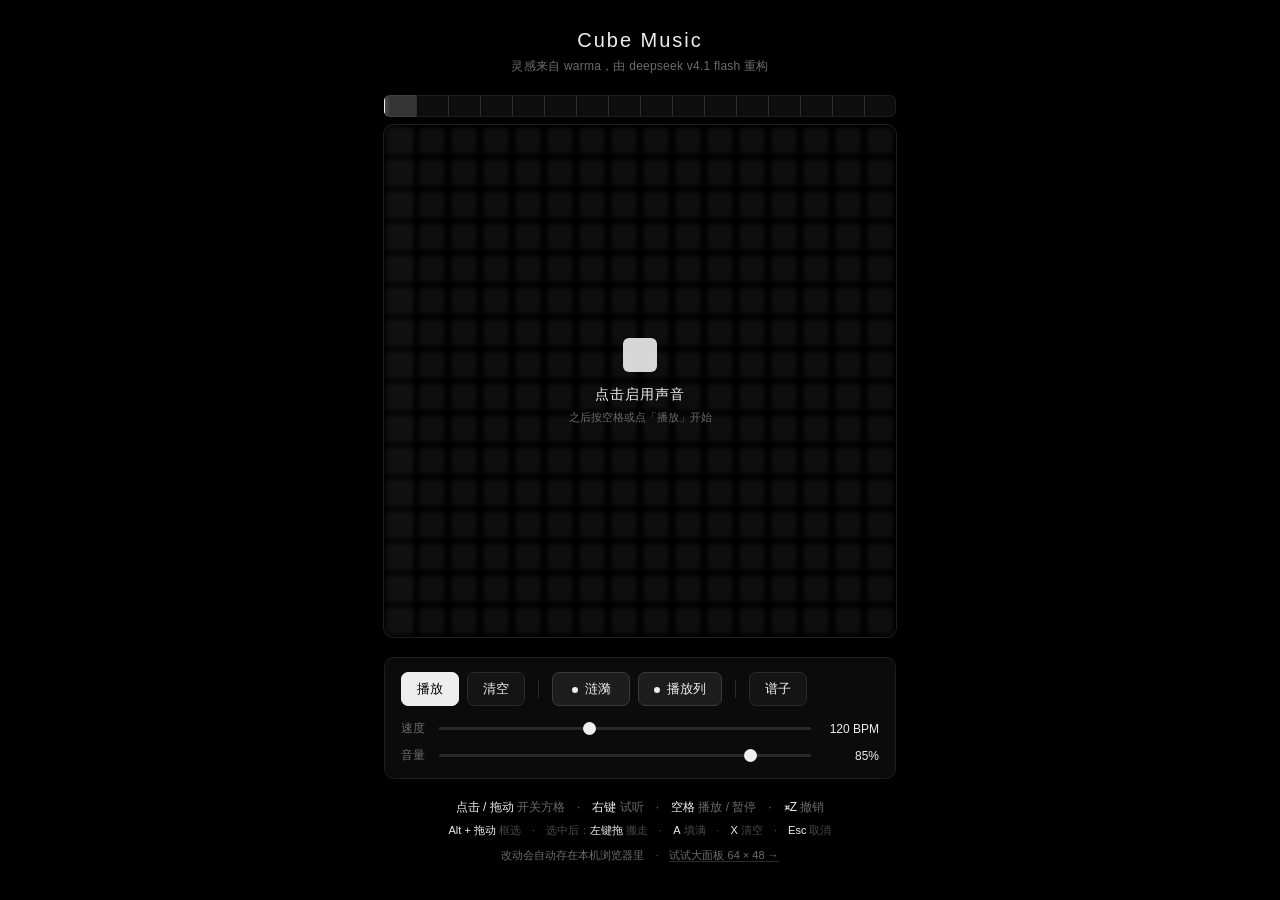
<file: index.html>
<!DOCTYPE html>
<html lang="zh-CN">
<head>
<meta charset="utf-8">
<meta name="viewport" content="width=device-width, initial-scale=1, viewport-fit=cover">
<title>Cube Music</title>
<link rel="stylesheet" href="style.css">
</head>
<body>

<main class="stage">
  <header class="head">
    <h1>Cube Music</h1>
    <p class="sub">灵感来自 warma，由 deepseek v4.1 flash 重构</p>
  </header>

  <div class="board-box">
    <!-- 播放位置标尺：点 / 拖它就能把游标挪到任意一列（宽度和棋盘一致） -->
    <div class="ruler" id="ruler" role="slider" tabindex="0"
         aria-label="播放位置" aria-valuemin="0" aria-valuemax="15" aria-valuenow="0"
         title="点或拖动这里移动播放游标">
      <div class="ruler-fill" id="ruler-fill"></div>
      <div class="ruler-cursor" id="ruler-cursor"></div>
    </div>

    <div class="canvas-wrap">
      <canvas id="matrix" width="512" height="512" aria-label="16 × 16 音符矩阵"></canvas>
      <div id="overlay" class="overlay">
        <div class="overlay-inner">
          <div class="overlay-mark"></div>
          <p class="overlay-title">点击启用声音</p>
          <p class="overlay-hint">之后按空格或点「播放」开始</p>
        </div>
      </div>
    </div>
  </div>

  <div class="controls">
    <!-- 第一行：动作 + 显示开关（用竖线分组） -->
    <div class="ctl-row ctl-actions">
      <button id="btn-toggle" class="btn primary">播放</button>
      <button id="btn-clear" class="btn">清空</button>
      <span class="ctl-sep" aria-hidden="true"></span>
      <button id="btn-wave" class="btn toggle" aria-pressed="true">涟漪</button>
      <button id="btn-playhead" class="btn toggle" aria-pressed="true">播放列</button>
      <span class="ctl-sep" aria-hidden="true"></span>
      <button id="btn-share" class="btn" aria-expanded="false" aria-controls="share-row">谱子</button>
    </div>

    <!-- 第二行：参数。两行对齐成一列：标签 / 滑块 / 数值 -->
    <div class="ctl-row ctl-fields">
      <label class="f-label" for="tempo">速度</label>
      <input id="tempo" class="f-range" type="range" min="40" max="240" step="1" value="120">
      <output id="tempo-out" class="f-value" for="tempo">120 BPM</output>

      <label class="f-label" for="volume">音量</label>
      <input id="volume" class="f-range" type="range" min="0" max="100" step="1" value="85">
      <output id="volume-out" class="f-value" for="volume">85%</output>
    </div>

    <!-- 乐谱的导出 / 载入面板。默认收起，点「谱子」展开。 -->
    <div class="ctl-row ctl-share" id="share-row" hidden>
      <textarea id="share-code" class="share-code" rows="2" spellcheck="false"
                autocomplete="off" aria-label="乐谱代码"></textarea>
      <div class="share-acts">
        <button id="btn-share-copy" class="btn">复制</button>
        <button id="btn-share-load" class="btn">载入</button>
      </div>
      <p id="share-status" class="share-status" role="status"></p>
    </div>
  </div>

  <footer class="foot">
    <p><strong>点击 / 拖动</strong> 开关方格　·　<strong>右键</strong> 试听　·　<strong>空格</strong> 播放 / 暂停　·　<strong>⌘Z</strong> 撤销</p>
    <p class="meta"><strong>Alt + 拖动</strong> 框选　·　选中后：<strong>左键拖</strong> 搬走　·　<strong>A</strong> 填满　·　<strong>X</strong> 清空　·　<strong>Esc</strong> 取消</p>
    <p class="switch">改动会自动存在本机浏览器里　·　<a href="large.html">试试大面板 64 × 48 →</a></p>
    <!-- <p class="meta">16×16 五声音阶音序器　·　音阶 D 大调五声（A–B–D–E–F#，A3 → A6）　·　正弦 + 二次衰减包络 + 3 步反馈延迟</p> -->
  </footer>
</main>

<script src="src/constants.js"></script>
<script src="src/grid.js"></script>
<script src="src/audio.js"></script>
<script src="src/sequencer.js"></script>
<script src="src/renderer.js"></script>
<script src="src/storage.js"></script>
<script src="src/app.js"></script>
</body>
</html>
</file>
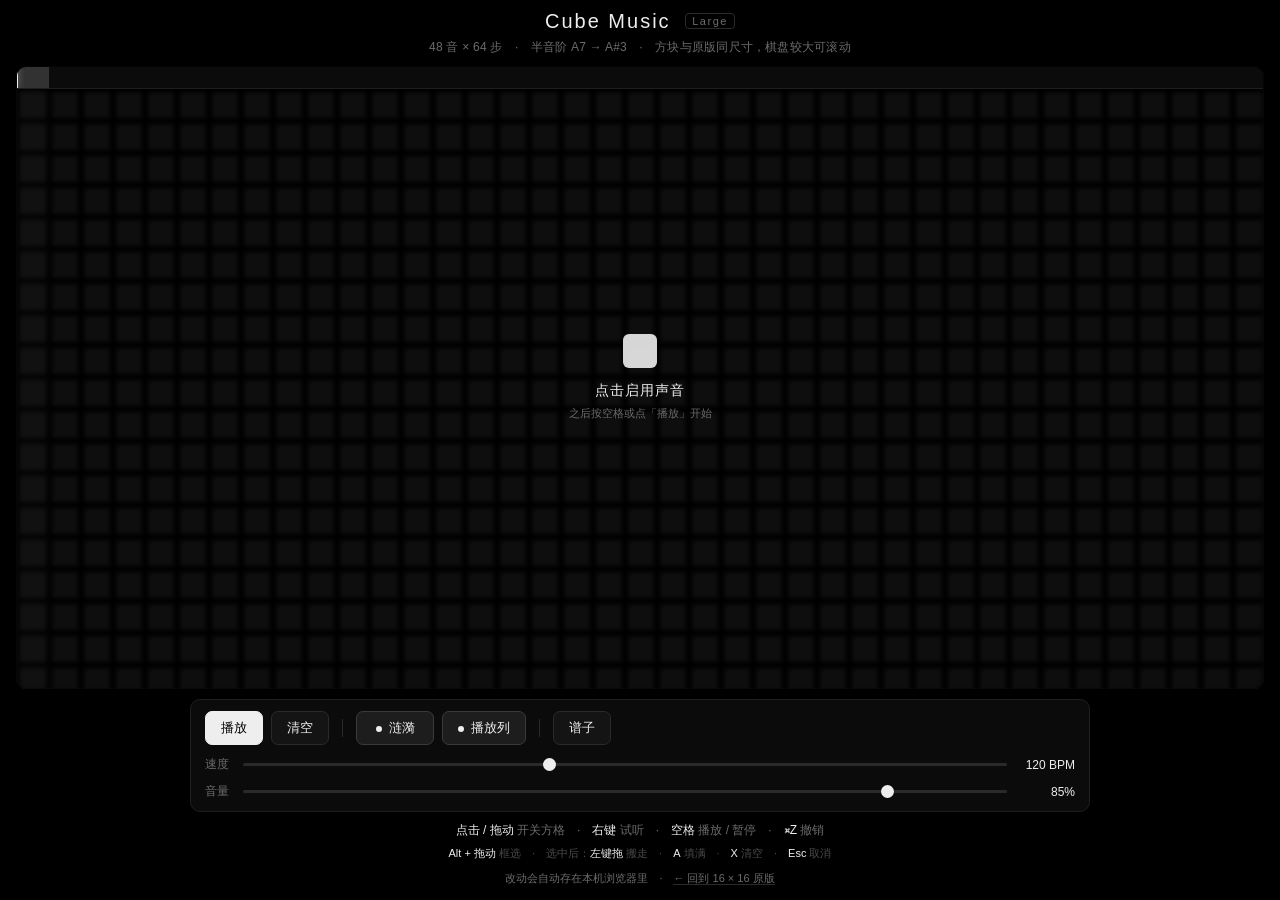
<file: large.html>
<!DOCTYPE html>
<html lang="zh-CN">
<head>
<meta charset="utf-8">
<meta name="viewport" content="width=device-width, initial-scale=1, viewport-fit=cover">
<title>Cube Music · Large</title>
<link rel="stylesheet" href="style.css">
</head>
<body class="wide">

<main class="stage stage-wide">
  <header class="head">
    <h1>Cube Music <span class="tag">Large</span></h1>
    <p class="sub">48 音 × 64 步　·　半音阶 A7 → A#3　·　方块与原版同尺寸，棋盘较大可滚动</p>
  </header>

  <!-- 棋盘（2048 × 1024）比屏幕大，所以套一个限宽限高的滚动框：
       整页不动，只有框里滚。框装得下时（屏幕够大）不出滚动条。 -->
  <div class="board-shell">
    <div class="board-frame">
      <div class="board-box">
        <!-- 播放位置标尺：宽度 = 棋盘宽度，跟着棋盘横向滚；纵向吸顶，滚下去也还在 -->
        <div class="ruler" id="ruler" role="slider" tabindex="0"
             aria-label="播放位置" aria-valuemin="0" aria-valuemax="63" aria-valuenow="0"
             title="点或拖动这里移动播放游标">
          <div class="ruler-fill" id="ruler-fill"></div>
          <div class="ruler-cursor" id="ruler-cursor"></div>
        </div>
        <div class="canvas-wrap">
          <canvas id="matrix" width="2048" height="1536" aria-label="48 × 64 音符矩阵"></canvas>
        </div>
      </div>
    </div>
    <!-- 遮罩放在滚动框**外面**，这样「点击开始」始终在可见区域中央，
         不会跟着棋盘一起被滚走 -->
    <div id="overlay" class="overlay">
      <div class="overlay-inner">
        <div class="overlay-mark"></div>
        <p class="overlay-title">点击启用声音</p>
        <p class="overlay-hint">之后按空格或点「播放」开始</p>
      </div>
    </div>
  </div>

  <div class="controls">
    <!-- 第一行：动作 + 显示开关（用竖线分组） -->
    <div class="ctl-row ctl-actions">
      <button id="btn-toggle" class="btn primary">播放</button>
      <button id="btn-clear" class="btn">清空</button>
      <span class="ctl-sep" aria-hidden="true"></span>
      <button id="btn-wave" class="btn toggle" aria-pressed="true">涟漪</button>
      <button id="btn-playhead" class="btn toggle" aria-pressed="true">播放列</button>
      <span class="ctl-sep" aria-hidden="true"></span>
      <button id="btn-share" class="btn" aria-expanded="false" aria-controls="share-row">谱子</button>
    </div>

    <!-- 第二行：参数。两行对齐成一列：标签 / 滑块 / 数值 -->
    <div class="ctl-row ctl-fields">
      <label class="f-label" for="tempo">速度</label>
      <input id="tempo" class="f-range" type="range" min="40" max="240" step="1" value="120">
      <output id="tempo-out" class="f-value" for="tempo">120 BPM</output>

      <label class="f-label" for="volume">音量</label>
      <input id="volume" class="f-range" type="range" min="0" max="100" step="1" value="85">
      <output id="volume-out" class="f-value" for="volume">85%</output>
    </div>

    <!-- 乐谱的导出 / 载入面板。默认收起，点「谱子」展开。 -->
    <div class="ctl-row ctl-share" id="share-row" hidden>
      <textarea id="share-code" class="share-code" rows="2" spellcheck="false"
                autocomplete="off" aria-label="乐谱代码"></textarea>
      <div class="share-acts">
        <button id="btn-share-copy" class="btn">复制</button>
        <button id="btn-share-load" class="btn">载入</button>
      </div>
      <p id="share-status" class="share-status" role="status"></p>
    </div>
  </div>

  <footer class="foot">
    <p><strong>点击 / 拖动</strong> 开关方格　·　<strong>右键</strong> 试听　·　<strong>空格</strong> 播放 / 暂停　·　<strong>⌘Z</strong> 撤销</p>
    <p class="meta"><strong>Alt + 拖动</strong> 框选　·　选中后：<strong>左键拖</strong> 搬走　·　<strong>A</strong> 填满　·　<strong>X</strong> 清空　·　<strong>Esc</strong> 取消</p>
    <p class="switch">改动会自动存在本机浏览器里　·　<a href="index.html">← 回到 16 × 16 原版</a></p>
  </footer>
</main>

<!--
  加载顺序与 index.html 一致，只在 constants 之后多插了一个 large-config：
  它在构造任何对象**之前**把 TM.RUNTIME 覆盖成 32 × 64，之后的模块一律从
  RUNTIME 读维度，因此不需要为大盘面单独维护一份引擎。
-->
<script src="src/constants.js"></script>
<script src="src/large-config.js"></script>
<script src="src/grid.js"></script>
<script src="src/audio.js"></script>
<script src="src/sequencer.js"></script>
<script src="src/renderer.js"></script>
<script src="src/storage.js"></script>
<script src="src/app.js"></script>
</body>
</html>
</file>
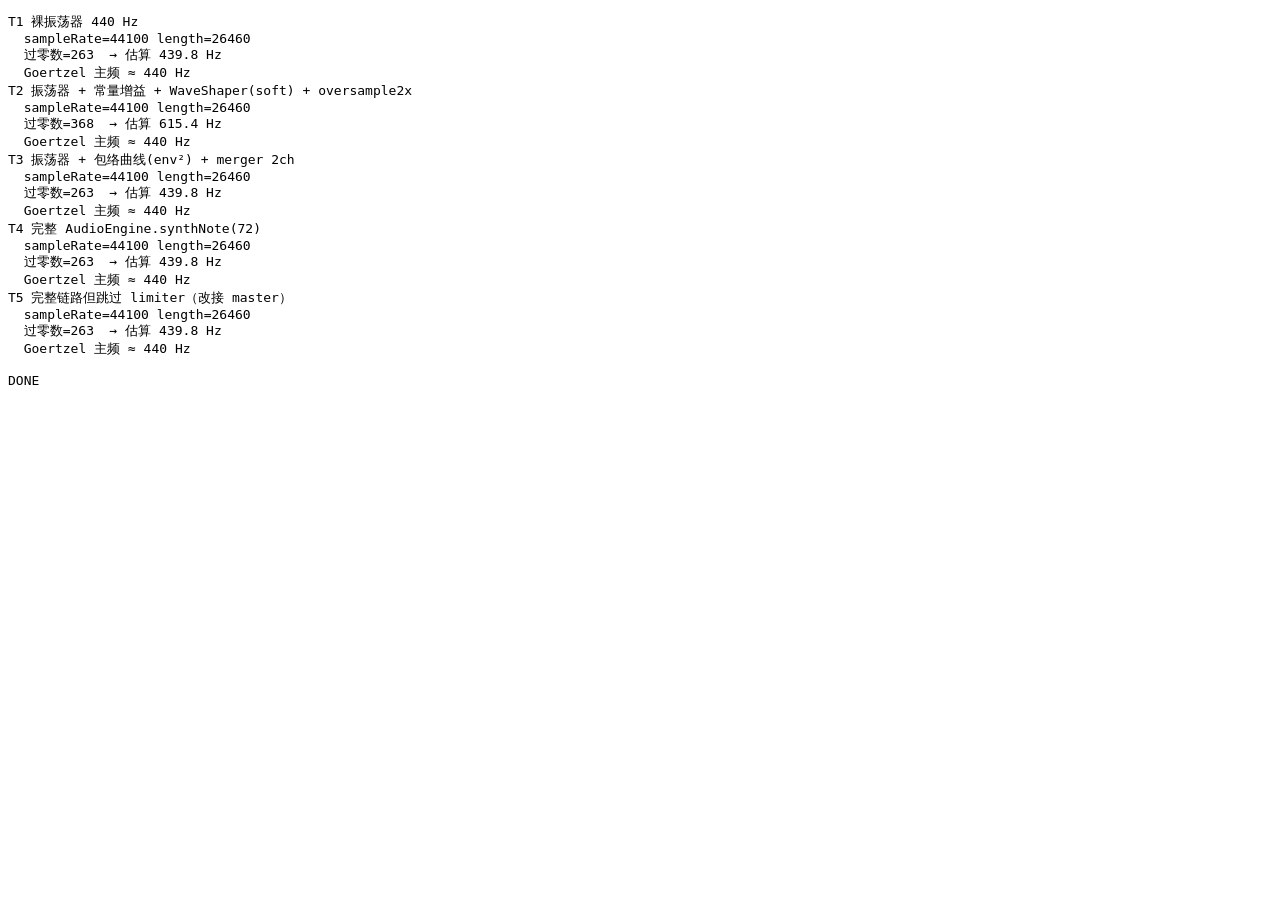
<file: test/diag.html>
<!DOCTYPE html>
<html lang="zh-CN">
<head><meta charset="utf-8"><title>diag</title></head>
<body>
<pre id="out">running…</pre>
<script src="../src/constants.js"></script>
<script src="../src/audio.js"></script>
<script>
var TM = window.TM, lines = [];
function log(s) { lines.push(s); document.getElementById('out').textContent = lines.join('\n'); }

function crossings(L, from, to) {
  var n = 0, prev = L[from];
  for (var j = from + 1; j < to; j++) {
    var c = L[j];
    if ((prev < 0 && c >= 0) || (prev >= 0 && c < 0)) n++;
    prev = c;
  }
  return n;
}

// 简易 Goertzel：在候选频率上找主频
function dominant(L, from, to, fs) {
  var best = 0, bestF = 0;
  for (var f = 200; f <= 1600; f += 2) {
    var w = 2 * Math.PI * f / fs, cw = Math.cos(w), sw = Math.sin(w);
    var s0 = 0, s1 = 0, s2 = 0;
    for (var i = from; i < to; i++) {
      s0 = L[i] + 2 * cw * s1 - s2; s2 = s1; s1 = s0;
    }
    var mag = s1 * s1 + s2 * s2 - 2 * cw * s1 * s2;
    if (mag > best) { best = mag; bestF = f; }
  }
  return bestF;
}

function run(name, build, note, dur) {
  var fs = 44100;
  var oc = new OfflineAudioContext(2, Math.round(fs * (dur || 0.6)), fs);
  build(oc);
  oc.startRendering().then(function (buf) {
    var L = buf.getChannelData(0);
    var from = 44, to = Math.floor(fs * 0.3);
    var x = crossings(L, from, to);
    log(name + '\n  sampleRate=' + buf.sampleRate + ' length=' + buf.length +
        '\n  过零数=' + x + '  → 估算 ' + (x / 2 / ((to - from) / buf.sampleRate)).toFixed(1) + ' Hz' +
        '\n  Goertzel 主频 ≈ ' + dominant(L, from, to, buf.sampleRate) + ' Hz');
    next();
  });
}

var todos = [];
function next() { if (todos.length) todos.shift()(); else log('\nDONE'); }

var realRandom = Math.random;
Math.random = function () { return 0.5; };

todos.push(function () {
  run('T1 裸振荡器 440 Hz', function (oc) {
    var o = oc.createOscillator(); o.type = 'sine'; o.frequency.value = 440;
    var g = oc.createGain(); g.gain.value = 0.16;
    o.connect(g); g.connect(oc.destination); o.start(0.001);
  });
});

todos.push(function () {
  run('T2 振荡器 + 常量增益 + WaveShaper(soft) + oversample2x', function (oc) {
    var o = oc.createOscillator(); o.type = 'sine'; o.frequency.value = 440;
    var g = oc.createGain(); g.gain.value = 0.16;
    var ws = oc.createWaveShaper();
    var n = 4096, cur = new Float32Array(n), T = 0.7, R = 1 - T;
    for (var i = 0; i < n; i++) {
      var v = (i / (n - 1)) * 2 - 1;
      if (v > T) cur[i] = T + R * Math.tanh((v - T) / R);
      else if (v < -T) cur[i] = -T - R * Math.tanh((-v - T) / R);
      else cur[i] = v;
    }
    ws.curve = cur; ws.oversample = '2x';
    o.connect(g); g.connect(ws); ws.connect(oc.destination); o.start(0.001);
  });
});

todos.push(function () {
  run('T3 振荡器 + 包络曲线(env²) + merger 2ch', function (oc) {
    var o = oc.createOscillator(); o.type = 'sine'; o.frequency.value = 440;
    var env = oc.createGain();
    env.gain.setValueAtTime(0, 0.001);
    env.gain.setValueCurveAtTime(TM.buildEnvelopeCurve(96), 0.001, 0.5);
    var mg = oc.createChannelMerger(2);
    o.connect(env); env.connect(mg, 0, 0); env.connect(mg, 0, 1);
    mg.connect(oc.destination); o.start(0.001);
  });
});

todos.push(function () {
  run('T4 完整 AudioEngine.synthNote(72)', function (oc) {
    var eng = new TM.AudioEngine();
    eng.buildGraph(oc);
    eng.setVolume(1);
    eng.synthNote(72, 0);
  });
});

todos.push(function () {
  run('T5 完整链路但跳过 limiter（改接 master）', function (oc) {
    var eng = new TM.AudioEngine();
    eng.buildGraph(oc);
    eng.setVolume(1);
    try {
      eng.delayDry.disconnect();
      eng.delayWet.disconnect();
      eng.voiceBus.disconnect();
      eng.voiceBus.connect(eng.master);
    } catch (e) { log('reroute err ' + e.message); }
    eng.synthNote(72, 0);
  });
});

Math.random = realRandom;
next();
</script>
</body>
</html>
</file>
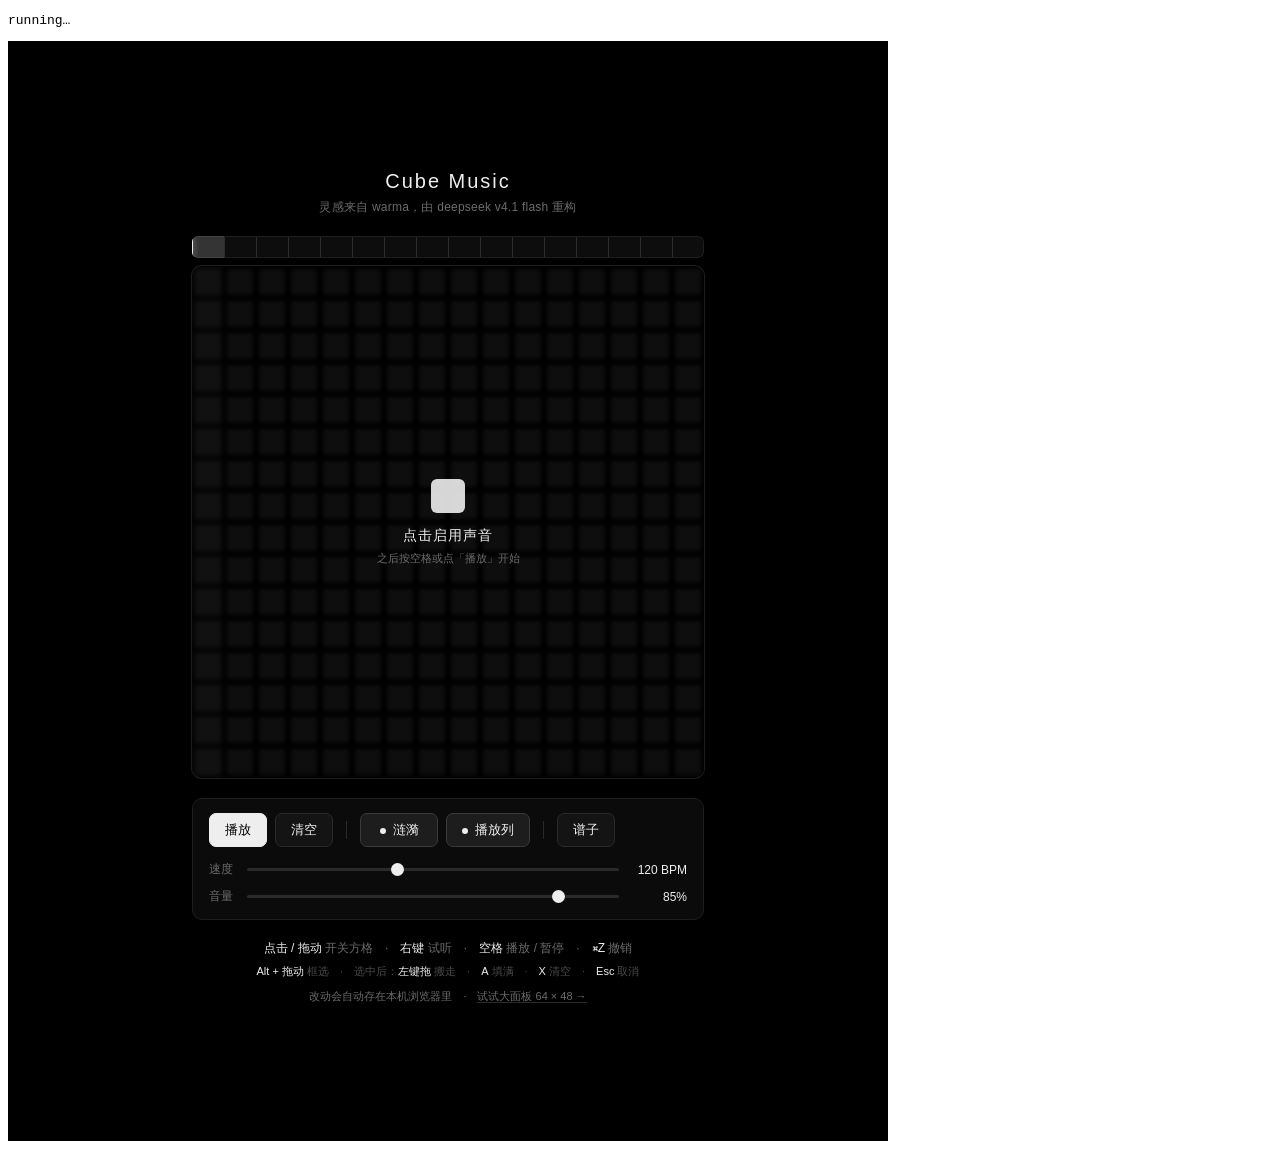
<file: test/interaction.html>
<!DOCTYPE html>
<html lang="zh-CN"><head><meta charset="utf-8"><title>interaction</title></head>
<body>
<pre id="out">running…</pre>
<script>
/* 乐谱现在会自动存进 localStorage，而本测试要求「初始网格为空」。
   父页与 iframe 同为 file:// origin、共用同一份存储，所以在 iframe 开始加载**之前**
   先清干净 —— 这段必须放在 <iframe> 标签前面。 */
try { localStorage.removeItem('cubemusic.score.small'); } catch (e) { /* 存储不可用则忽略 */ }
</script>
<iframe id="app" src="../index.html?debug=1" width="880" height="1100" style="border:0"></iframe>
<script>
/*
 * Cube Music 页面级交互自检
 *
 * 断言全部建立在模型状态上（通过 index.html?debug=1 暴露的 __cubeMusicDebug），
 * 不去采样渲染后的像素 —— 无头环境里 rAF 与定时器的推进节奏不一致，
 * 像素采样必然不稳定。渲染管线单独用一次显式 composite() 验证。
 */
var lines = [], pass = 0, fail = 0, done = false;

function check(name, ok, detail) {
  (ok ? pass++ : fail++);
  lines.push((ok ? 'PASS  ' : 'FAIL  ') + name + (detail ? '   ' + detail : ''));
}
function info(name, detail) { lines.push('INFO  ' + name + '   ' + detail); }

function report() {
  if (done) return;
  done = true;
  lines.unshift('Cube Music 交互自检 —— ' + pass + ' 通过 / ' + fail + ' 失败');
  lines.unshift('');
  document.getElementById('out').textContent = lines.join('\n');
  document.title = 'DONE ' + pass + '/' + (pass + fail);
}

function wait(ms) { return new Promise(function (r) { setTimeout(r, ms); }); }

async function waitFor(fn, timeoutMs, label) {
  var limit = timeoutMs || 2000, waited = 0;
  while (waited < limit) {
    try { if (fn()) return true; } catch (e) { /* 忽略 */ }
    await wait(40);
    waited += 40;
  }
  if (label) info('轮询超时', label);
  return false;
}

window.addEventListener('error', function (e) {
  lines.push('JS ERROR: ' + e.message); fail++; report();
});
window.addEventListener('unhandledrejection', function (e) {
  lines.push('PROMISE REJECT: ' + (e.reason && e.reason.message || e.reason));
  fail++; report();
});
setTimeout(function () { lines.push('WATCHDOG: 12s 未完成'); fail++; report(); }, 12000);

var frame = document.getElementById('app');

frame.addEventListener('load', function () {
  var win = frame.contentWindow, doc = frame.contentDocument;
  if (!doc) { check('能访问 iframe 文档', false, 'contentDocument 为空'); report(); return; }
  win.addEventListener('error', function (e) {
    lines.push('IFRAME ERROR: ' + e.message + ' @' + e.lineno);
  });
  run(win, doc).catch(function (e) {
    check('交互自检未抛异常', false, String(e && e.message || e));
    report();
  });
});

async function run(win, doc) {
  await waitFor(function () { return !!win.__cubeMusicDebug; }, 2000);

  var dbg = win.__cubeMusicDebug;
  check('debug 句柄可用（?debug=1）', !!dbg,
        dbg ? 'grid/audio/sequencer/renderer 均暴露' : '未注入');
  if (!dbg) { report(); return; }

  // ── 文案 ───────────────────────────────────────────────
  check('页面标题 = Cube Music', doc.title === 'Cube Music', '实际 ' + doc.title);
  var h1 = doc.querySelector('.head h1');
  check('主标题 = Cube Music', h1 && h1.textContent.trim() === 'Cube Music',
        h1 ? h1.textContent.trim() : '缺失');
  var sub = doc.querySelector('.head .sub');
  check('标注灵感来源 warma', sub && /warma/.test(sub.textContent),
        sub ? sub.textContent.trim() : '缺失');

  // ── 涟漪 / 播放列开关（同款 toggle 按钮）───────────────
  var wave = doc.getElementById('btn-wave');
  check('存在涟漪开关按钮', !!wave);
  check('涟漪初始为开', dbg.renderer.showWave === true &&
        wave.getAttribute('aria-pressed') === 'true', wave.textContent.trim());
  wave.click();
  check('涟漪点击后为关', dbg.renderer.showWave === false &&
        wave.getAttribute('aria-pressed') === 'false', wave.textContent.trim());
  wave.click();
  check('涟漪再点恢复为开', dbg.renderer.showWave === true &&
        wave.getAttribute('aria-pressed') === 'true', wave.textContent.trim());

  var head = doc.getElementById('btn-playhead');
  check('存在播放列开关且初始为开',
        !!head && head.getAttribute('aria-pressed') === 'true' &&
        dbg.renderer.showPlayhead === true);
  head.click();
  check('播放列可关闭', dbg.renderer.showPlayhead === false &&
        head.getAttribute('aria-pressed') === 'false');
  head.click();
  check('播放列可恢复', dbg.renderer.showPlayhead === true &&
        head.getAttribute('aria-pressed') === 'true');

  // ── 控件布局：操作行 / 参数行分开 ───────────────────────
  check('操作行含 5 个按钮（暂停/清空/涟漪/播放列/谱子）',
        doc.querySelectorAll('.ctl-actions .btn').length === 5,
        '实际 ' + doc.querySelectorAll('.ctl-actions .btn').length);
  check('参数行含 2 个标签（速度/音量）',
        doc.querySelectorAll('.ctl-fields .f-label').length === 2,
        '实际 ' + doc.querySelectorAll('.ctl-fields .f-label').length);
  var volOut = doc.getElementById('volume-out');
  check('音量显示百分比', volOut && /85/.test(volOut.textContent),
        volOut ? volOut.textContent.trim() : '缺失');
  var tempoOut = doc.getElementById('tempo-out');
  check('速度显示 BPM', tempoOut && /120/.test(tempoOut.textContent),
        tempoOut ? tempoOut.textContent.trim() : '缺失');
  check('旧的复选框已移除', !doc.getElementById('playhead'));

  // ── 启动遮罩：点它只解锁声音，**不自动播放** ────────────
  // 刷新后如果自己就放起来很吵，用户要的是「先看着谱子，想听了再按播放」。
  var play = doc.getElementById('btn-toggle');
  var overlay = doc.getElementById('overlay');

  check('存在启动遮罩且初始可见',
        !!overlay && !overlay.classList.contains('hidden'));
  check('遮罩文案说明了「只是启用声音」',
        /启用声音/.test(overlay.textContent), overlay.textContent.trim().slice(0, 16));
  check('未播放时按钮写着「播放」', play.textContent.trim() === '播放',
        play.textContent.trim());

  overlay.click();
  await waitFor(function () {
    return dbg.audio.ready && overlay.classList.contains('hidden');
  }, 3000, '等待遮罩解锁音频');
  await wait(200);
  check('点遮罩解锁了音频', dbg.audio.ready === true);
  check('点遮罩**不会**自动开始播放', dbg.sequencer.playing === false,
        'playing = ' + dbg.sequencer.playing);
  check('解锁后按钮仍是「播放」', play.textContent.trim() === '播放',
        play.textContent.trim());

  // 再点「播放」——这条路必须真的播起来（第一次点还要顺手解锁）
  play.click();
  // 注意：不能等 audio.ready —— 它在 buildGraph 里就置位了，
  // 早于 audio.start() 的 then 回调执行 sequencer.start()。
  var started = await waitFor(function () { return dbg.sequencer.playing; }, 3000,
                              '等待进入播放状态');
  info('音频就绪', dbg.audio.ready + '，播放中 = ' + dbg.sequencer.playing);
  check('启动后进入播放状态', started && dbg.sequencer.playing === true,
        'playing = ' + dbg.sequencer.playing);
  check('按钮文案与状态一致', play.textContent.trim() === '暂停',
        play.textContent.trim());

  // ── 空格 = 暂停 / 继续 ─────────────────────────────────
  function pressSpace() {
    win.dispatchEvent(new win.KeyboardEvent('keydown',
      { code: 'Space', key: ' ', bubbles: true }));
  }

  pressSpace();
  await waitFor(function () { return dbg.sequencer.playing === false; }, 800);
  check('空格：暂停', dbg.sequencer.playing === false,
        'playing = ' + dbg.sequencer.playing);
  check('暂停后按钮变为「播放」', play.textContent.trim() === '播放',
        play.textContent.trim());

  pressSpace();
  await waitFor(function () { return dbg.sequencer.playing === true; }, 800);
  check('空格：继续', dbg.sequencer.playing === true,
        'playing = ' + dbg.sequencer.playing);

  // 继续播放必须**接着走**，不能回到第 0 步 —— start() 里曾经写死
  // currentStep = 0，每按一次空格继续都从头重放。
  // 这里把步号摆到 9 再走一次 stop → start：写死归零的话首排步号会是 0。
  dbg.sequencer.stop();
  dbg.sequencer.currentStep = 9;
  dbg.sequencer.start();
  check('空格继续：接着第 9 步走（没有回到第 0 步）',
        dbg.sequencer.playing === true &&
        dbg.sequencer.timeline.length > 0 &&
        dbg.sequencer.timeline[0].step === 9,
        '首排步号 ' + (dbg.sequencer.timeline.length
          ? dbg.sequencer.timeline[0].step : '—'));

  // ── 播放位置标尺：鼠标点 / 拖控制游标 ──────────────────
  var rulerEl = doc.getElementById('ruler');
  var fillEl = doc.getElementById('ruler-fill');
  var cursorEl = doc.getElementById('ruler-cursor');

  // 注意：`canvas` 这个变量在本文件后面才赋值，这里自己取一次引用
  var canvasEl = doc.getElementById('matrix');

  check('存在播放位置标尺', !!rulerEl && !!fillEl && !!cursorEl);
  check('标尺宽度与棋盘一致（位置才能对应到列）',
        Math.abs(rulerEl.getBoundingClientRect().width -
                 canvasEl.getBoundingClientRect().width) < 1.5,
        Math.round(rulerEl.getBoundingClientRect().width) + ' vs 棋盘 ' +
        Math.round(canvasEl.getBoundingClientRect().width));

  function scrub(col, type, pointerId) {
    var r = rulerEl.getBoundingClientRect();
    rulerEl.dispatchEvent(new win.PointerEvent(type, {
      clientX: r.left + r.width * ((col + 0.5) / 16),
      clientY: r.top + r.height / 2,
      bubbles: true, cancelable: true, pointerId: pointerId || 21, isPrimary: true
    }));
  }

  dbg.sequencer.stop();
  scrub(11, 'pointerdown');
  check('暂停时点标尺也能把游标挪过去（第 11 列）',
        dbg.sequencer.currentStep === 11 && dbg.renderer.stepIndex === 11,
        'currentStep = ' + dbg.sequencer.currentStep +
        '，renderer.stepIndex = ' + dbg.renderer.stepIndex);
  check('标尺游标同步画到第 11 列',
        Math.abs(parseFloat(cursorEl.style.left) - 11 / 16 * 100) < 0.01,
        cursorEl.style.left);

  scrub(3, 'pointermove');                      // 按住不放继续拖 = 擦洗
  check('按住拖动能连续擦洗到第 3 列', dbg.sequencer.currentStep === 3,
        'currentStep = ' + dbg.sequencer.currentStep);
  scrub(3, 'pointerup');

  dbg.sequencer.start();
  scrub(5, 'pointerdown');
  // 播放中 seek 会立刻补排一步，然后 currentStep 前进到「下一个待排的步」——
  // 和 start() 的语义一致（它指向下一步，不是刚排的那一步）。
  check('播放中也能跳（跳转后立刻排的是第 5 步）',
        dbg.sequencer.timeline.length > 0 && dbg.sequencer.timeline[0].step === 5,
        '首排步号 ' + (dbg.sequencer.timeline.length
          ? dbg.sequencer.timeline[0].step : '—'));
  check('跳转后步号继续前进', dbg.sequencer.currentStep === 6,
        'currentStep = ' + dbg.sequencer.currentStep);
  scrub(5, 'pointerup');

  // ── 点按 / 空格 / 清空 对网格的影响 ────────────────────
  var canvas = doc.getElementById('matrix');
  var rect = canvas.getBoundingClientRect();

  function tap(pointerId) {
    canvas.dispatchEvent(new win.PointerEvent('pointerdown', {
      clientX: rect.left + rect.width / 32,
      clientY: rect.top + rect.height / 32,
      bubbles: true, pointerId: pointerId, isPrimary: true
    }));
  }

  check('初始网格为空', dbg.grid.count() === 0, 'count = ' + dbg.grid.count());

  tap(1);
  await waitFor(function () { return dbg.grid.get(0, 0) === true; }, 800);
  check('点按点亮 cell(0,0)', dbg.grid.get(0, 0) === true);
  check('只点亮一格', dbg.grid.count() === 1, 'count = ' + dbg.grid.count());

  pressSpace();
  await wait(250);
  check('空格不清空网格', dbg.grid.count() === 1, 'count = ' + dbg.grid.count());
  check('空格只切播放，不影响格子', dbg.grid.get(0, 0) === true);

  pressSpace();     // 恢复播放状态

  doc.getElementById('btn-clear').click();
  await waitFor(function () { return dbg.grid.count() === 0; }, 800);
  check('清空按钮仍然清空网格', dbg.grid.count() === 0, 'count = ' + dbg.grid.count());

  // ── 右键试听（只发声，不改动图案、不改格子外观）────────
  var played = [];
  var origSynth = dbg.audio.synthNote;
  dbg.audio.synthNote = function (note, when) {
    played.push(note);
    return origSynth.call(this, note, when);
  };

  function at(col, row) {
    return {
      clientX: rect.left + rect.width * ((col + 0.5) / 16),
      clientY: rect.top + rect.height * ((row + 0.5) / 16)
    };
  }

  /**
   * 模拟真实右键：浏览器会**先**派发 pointerdown(button=2)，
   * 再派发 contextmenu。只派发 contextmenu 是测不出问题的
   * （早期版本就是漏了这个才让右键把格子翻转了）。
   */
  function rightClick(col, row) {
    var p = at(col, row);
    canvas.dispatchEvent(new win.PointerEvent('pointerdown', {
      clientX: p.clientX, clientY: p.clientY,
      bubbles: true, cancelable: true, pointerId: 9, isPrimary: true, button: 2, buttons: 2
    }));
    canvas.dispatchEvent(new win.MouseEvent('contextmenu', {
      clientX: p.clientX, clientY: p.clientY, bubbles: true, cancelable: true
    }));
  }

  check('试听前网格为空', dbg.grid.count() === 0, 'count = ' + dbg.grid.count());

  rightClick(2, 5);
  check('右键在那一格套上描边（告诉用户按的是哪格）',
        dbg.renderer.highlights.length === 1 &&
        dbg.renderer.highlights[0].col === 2 && dbg.renderer.highlights[0].row === 5,
        dbg.renderer.highlights.length
          ? '(' + dbg.renderer.highlights[0].col + ',' + dbg.renderer.highlights[0].row + ')'
          : '无描边');

  var gotSound = await waitFor(function () { return played.length > 0; }, 1500,
                               '等待右键试听发声');
  check('右键触发发声', gotSound && played.length === 1, '调用 ' + played.length + ' 次');
  check('音高 = NOTES[行]（第 5 行 → 84）',
        played[0] === win.TM.CONFIG.NOTES[5],
        'note = ' + played[0] + '，期望 ' + win.TM.CONFIG.NOTES[5]);

  // 这两条是本轮的核心：右键绝不能改动图案
  await wait(200);
  check('右键不改动图案', dbg.grid.count() === 0, 'count = ' + dbg.grid.count());
  check('右键不翻转该格', dbg.grid.get(2, 5) === false,
        'cell(2,5) = ' + dbg.grid.get(2, 5));

  played.length = 0;
  rightClick(2, 11);
  await waitFor(function () { return played.length > 0; }, 1500);
  check('不同行试听不同音高（第 11 行 → 69）',
        played[0] === win.TM.CONFIG.NOTES[11],
        'note = ' + played[0] + '，期望 ' + win.TM.CONFIG.NOTES[11]);
  check('多次右键仍不改动图案', dbg.grid.count() === 0, 'count = ' + dbg.grid.count());

  // 左键仍然正常翻转（确认按键判断没有误伤左键）
  var p5 = at(4, 3);
  canvas.dispatchEvent(new win.PointerEvent('pointerdown', {
    clientX: p5.clientX, clientY: p5.clientY,
    bubbles: true, cancelable: true, pointerId: 10, isPrimary: true, button: 0, buttons: 1
  }));
  await waitFor(function () { return dbg.grid.get(4, 3) === true; }, 800);
  check('左键仍然正常点亮（按键判断没误伤）', dbg.grid.get(4, 3) === true,
        'cell(4,3) = ' + dbg.grid.get(4, 3));
  var p5b = at(4, 3);
  canvas.dispatchEvent(new win.PointerEvent('pointerdown', {
    clientX: p5b.clientX, clientY: p5b.clientY,
    bubbles: true, cancelable: true, pointerId: 11, isPrimary: true, button: 0, buttons: 1
  }));
  await waitFor(function () { return dbg.grid.get(4, 3) === false; }, 800);
  check('左键再点可关掉', dbg.grid.get(4, 3) === false);

  // 点到画布外不应发声
  played.length = 0;
  canvas.dispatchEvent(new win.MouseEvent('contextmenu', {
    clientX: rect.left - 20, clientY: rect.top - 20, bubbles: true, cancelable: true
  }));
  await wait(200);
  check('右键画布外不发声', played.length === 0, '调用 ' + played.length + ' 次');

  delete dbg.audio.synthNote;              // 还原，避免影响后续断言

  // ── 涟漪关闭时点按仍然可用 ─────────────────────────────
  wave.click();
  check('涟漪已关闭', dbg.renderer.showWave === false);
  tap(2);
  await waitFor(function () { return dbg.grid.get(0, 0) === true; }, 800);
  check('涟漪关闭时仍能正常点格子', dbg.grid.get(0, 0) === true);

  // ── 渲染管线（显式合成一帧，不依赖 rAF 节奏）───────────
  var ctx = canvas.getContext('2d');
  var D = canvas.width;
  dbg.renderer.showPlayhead = false;
  dbg.renderer.composite(0);
  var px = Math.round(0.5 * D / 16), py = Math.round(0.5 * D / 16);
  var lit = ctx.getImageData(px, py, 1, 1).data[0];
  check('合成后画面确实点亮（含渲染链路）', lit > 200, 'cell(0,0) 亮度 ' + lit);

  // ── 乐谱：自动保存 / 导出 / 载入 ───────────────────────
  var shareBtn = doc.getElementById('btn-share');
  var shareRow = doc.getElementById('share-row');
  var shareCode = doc.getElementById('share-code');
  var shareStatus = doc.getElementById('share-status');
  var btnLoad = doc.getElementById('btn-share-load');

  check('存在「谱子」按钮与分享面板',
        !!shareBtn && !!shareRow && !!shareCode && !!shareStatus);
  check('分享面板默认收起',
        shareRow.hidden === true && shareBtn.getAttribute('aria-expanded') === 'false');
  check('收起时面板不占位（display 真的被隐藏）',
        win.getComputedStyle(shareRow).display === 'none',
        win.getComputedStyle(shareRow).display);

  shareBtn.click();
  check('点「谱子」展开面板',
        shareRow.hidden === false && shareBtn.getAttribute('aria-expanded') === 'true');
  check('展开后自动填入当前乐谱的代码',
        /^CM2\./.test(shareCode.value), shareCode.value.slice(0, 18) + '…');
  check('填入的代码与当前谱子一致',
        shareCode.value === win.TM.Store.encode(dbg.grid));

  // ── 面板里的代码跟着谱子实时更新 ───────────────────────
  dbg.grid.clear();
  dbg.grid.set(1, 2, true);
  dbg.grid.set(5, 6, true);
  dbg.grid.set(15, 0, true);
  var codeA = win.TM.Store.encode(dbg.grid);

  dbg.grid.clear();                       // 谱子变了，面板里的代码应该立刻跟着变
  dbg.grid.set(9, 9, true);
  check('面板展开时，代码跟着谱子实时更新',
        shareCode.value === win.TM.Store.encode(dbg.grid) &&
        shareCode.value !== codeA,
        shareCode.value.slice(0, 16) + '…');

  // 但用户正在粘代码时不能冲掉它
  shareCode.value = codeA;
  dbg.grid.set(11, 11, true);             // 面板里已经是「别人的代码」了
  check('用户粘进面板的内容不会被改动冲掉',
        shareCode.value === codeA, shareCode.value.slice(0, 16) + '…');

  btnLoad.click();
  check('把粘进来的代码载入能还原',
        dbg.grid.count() === 3 && dbg.grid.get(1, 2) &&
        dbg.grid.get(5, 6) && dbg.grid.get(15, 0),
        'count = ' + dbg.grid.count());
  check('载入成功后给出状态提示', /已载入/.test(shareStatus.textContent),
        shareStatus.textContent);
  check('载入后面板里换成本面板的标准写法',
        shareCode.value === win.TM.Store.encode(dbg.grid));

  // 坏输入：必须报错，且**不能**把当前谱子改坏
  var keep = dbg.grid.count();
  shareCode.value = 'CM2.$$$';
  btnLoad.click();
  check('乱码代码给出失败提示', /载入失败/.test(shareStatus.textContent),
        shareStatus.textContent);
  check('载入失败时不改动当前谱子', dbg.grid.count() === keep,
        'count = ' + dbg.grid.count());

  // 另一套尺寸的谱子现在**能**载入（CM2 按音高走，不是按行号），
  // 只是会如实报告落位情况 —— 这正是「换面板后数据还能用」的体现
  var other = new win.TM.Grid({ cols: 8, rows: 8 });
  other.set(1, 1, true);                       // 8 行表里的行 1 → 音高 93
  shareCode.value = win.TM.Store.encode(other);
  btnLoad.click();
  check('别的尺寸的谱子能载入（旧格式会直接拒绝）',
        /已载入/.test(shareStatus.textContent), shareStatus.textContent);
  check('跨尺寸载入后按音高落在正确的行上',
        dbg.grid.count() === 1 && dbg.grid.get(1, win.TM.CONFIG.NOTES.indexOf(93)),
        'count = ' + dbg.grid.count() + '，音高 93 在第 ' +
        win.TM.CONFIG.NOTES.indexOf(93) + ' 行');

  // 自动保存：改动后防抖 300ms 落进 localStorage
  shareCode.value = codeA;
  btnLoad.click();
  await wait(600);
  var stored = null;
  try { stored = localStorage.getItem('cubemusic.score.small'); } catch (e) { /* 忽略 */ }
  check('改动后自动写进 localStorage',
        stored === win.TM.Store.encode(dbg.grid),
        stored ? stored.slice(0, 18) + '…' : '没读到');

  // 「复制」在没有可用 clipboard 的环境（file:// 无用户手势）要优雅降级：
  // 反馈必须**同步**出现，不能挂在可能永不 settle 的 writeText promise 上
  var threwCopy = false;
  try { doc.getElementById('btn-share-copy').click(); } catch (e) { threwCopy = true; }
  check('点「复制」不抛异常', threwCopy === false);
  check('点「复制」同步给出反馈（不依赖 clipboard promise）',
        /复制|选中/.test(shareStatus.textContent), shareStatus.textContent);
  check('点「复制」会选中整段代码（可手动 ⌘C）',
        shareCode.selectionStart === 0 &&
        shareCode.selectionEnd === shareCode.value.length,
        shareCode.selectionStart + '–' + shareCode.selectionEnd);

  shareBtn.click();
  check('再点「谱子」收起面板', shareRow.hidden === true);

  // ── 撤销 / 反撤销 ──────────────────────────────────────
  function pressKey(key, opts) {
    opts = opts || {};
    win.dispatchEvent(new win.KeyboardEvent('keydown', {
      key: key, code: opts.code || '', bubbles: true, cancelable: true,
      metaKey: !!opts.meta, shiftKey: !!opts.shift
    }));
  }
  var mtx = doc.getElementById('matrix');
  function ptAt(col, row) {
    var r = mtx.getBoundingClientRect();
    return { clientX: r.left + r.width * ((col + 0.5) / 16),
             clientY: r.top + r.height * ((row + 0.5) / 16) };
  }
  function tapAt(col, row, id) {
    var p = ptAt(col, row);
    mtx.dispatchEvent(new win.PointerEvent('pointerdown', {
      clientX: p.clientX, clientY: p.clientY,
      bubbles: true, cancelable: true, pointerId: id, isPrimary: true
    }));
  }
  function dragTo(col, row, id) {
    var p = ptAt(col, row);
    mtx.dispatchEvent(new win.PointerEvent('pointermove', {
      clientX: p.clientX, clientY: p.clientY,
      bubbles: true, cancelable: true, pointerId: id, isPrimary: true
    }));
  }
  function dropPointer(id) {
    mtx.dispatchEvent(new win.PointerEvent('pointerup', {
      clientX: 0, clientY: 0, bubbles: true, pointerId: id, isPrimary: true
    }));
  }

  // 先立一个非空的基准状态，好验证「撤销清空」确实把东西还回来了
  doc.getElementById('btn-clear').click();
  await waitFor(function () { return dbg.grid.count() === 0; }, 800);
  tapAt(6, 6, 41);
  await waitFor(function () { return dbg.grid.get(6, 6) === true; }, 800);
  dropPointer(41);
  var baseCount = dbg.grid.count();
  check('撤销测试的基准状态非空', baseCount === 1, 'count = ' + baseCount);

  doc.getElementById('btn-clear').click();
  await waitFor(function () { return dbg.grid.count() === 0; }, 800);
  tapAt(2, 2, 42);
  await waitFor(function () { return dbg.grid.get(2, 2) === true; }, 800);
  dropPointer(42);
  tapAt(3, 3, 43);
  await waitFor(function () { return dbg.grid.get(3, 3) === true; }, 800);
  dropPointer(43);
  check('准备：两格点亮', dbg.grid.count() === 2, 'count = ' + dbg.grid.count());

  pressKey('z', { meta: true });
  check('⌘Z 撤销上一步（只退掉后点的那格）',
        dbg.grid.count() === 1 && dbg.grid.get(2, 2) && !dbg.grid.get(3, 3),
        'count = ' + dbg.grid.count());

  pressKey('z', { meta: true, shift: true });
  check('⌘⇧Z 反撤销（两格都回来）', dbg.grid.count() === 2,
        'count = ' + dbg.grid.count());

  pressKey('z', { meta: true });          // 撤销 tap(3,3)
  pressKey('z', { meta: true });          // 撤销 tap(2,2)
  check('连续撤销能退到清空之后', dbg.grid.count() === 0, 'count = ' + dbg.grid.count());
  pressKey('z', { meta: true });          // 再退一步 = 撤销「清空」本身
  check('撤销也能还原「清空」', dbg.grid.count() === baseCount,
        dbg.grid.count() + ' vs 清空前 ' + baseCount);

  // 拖动涂一整条 = **一步**撤销（不是每格一步）
  var beforeDrag = dbg.grid.count();
  tapAt(0, 9, 51);
  for (var dc = 1; dc <= 7; dc++) dragTo(dc, 9, 51);
  dropPointer(51);
  check('一次拖动涂了 8 格', dbg.grid.count() - beforeDrag === 8,
        '涂了 ' + (dbg.grid.count() - beforeDrag) + ' 格');
  pressKey('z', { meta: true });
  check('一次拖动只占一步撤销（整条一起退）', dbg.grid.count() === beforeDrag,
        dbg.grid.count() + ' vs ' + beforeDrag);

  // 焦点在「谱子」输入框里时，⌘Z 要交给浏览器，别去撤销棋盘
  var keepCount = dbg.grid.count();
  shareCode.dispatchEvent(new win.KeyboardEvent('keydown', {
    key: 'z', metaKey: true, bubbles: true, cancelable: true
  }));
  check('焦点在输入框里时 ⌘Z 不撤销棋盘',
        dbg.grid.count() === keepCount, 'count = ' + dbg.grid.count());

  // ── 框选：Alt 拉框 / 整体搬动 / X 删除 / A 填充 ─────────
  function altDrag(c0, r0, c1, r1, id) {
    var a = ptAt(c0, r0), b = ptAt(c1, r1);
    mtx.dispatchEvent(new win.PointerEvent('pointerdown', {
      clientX: a.clientX, clientY: a.clientY, altKey: true,
      bubbles: true, cancelable: true, pointerId: id, isPrimary: true
    }));
    mtx.dispatchEvent(new win.PointerEvent('pointermove', {
      clientX: b.clientX, clientY: b.clientY, altKey: true,
      bubbles: true, cancelable: true, pointerId: id, isPrimary: true
    }));
    dropPointer(id);
  }
  function key(k) {
    win.dispatchEvent(new win.KeyboardEvent('keydown', {
      key: k, bubbles: true, cancelable: true
    }));
  }

  doc.getElementById('btn-clear').click();
  await waitFor(function () { return dbg.grid.count() === 0; }, 800);
  dbg.grid.set(2, 2, true); dbg.grid.set(3, 2, true);
  dbg.grid.set(2, 3, true); dbg.grid.set(3, 3, true);
  check('准备：一个 2×2 的块', dbg.grid.count() === 4, 'count = ' + dbg.grid.count());
  check('初始没有选区', dbg.renderer.selection === null);

  altDrag(1, 1, 4, 4, 61);
  var sel = dbg.renderer.selection;
  check('Alt + 左键拖动拉出选区', !!sel, sel ? JSON.stringify(sel) : '无选区');
  check('选区矩形含起止两端',
        sel && sel.col0 === 1 && sel.row0 === 1 && sel.col1 === 4 && sel.row1 === 4,
        sel ? JSON.stringify(sel) : '');

  altDrag(6, 6, 4, 4, 62);                 // 反向拖（右下 → 左上）
  sel = dbg.renderer.selection;
  check('反方向拖动会归一化',
        sel && sel.col0 === 4 && sel.row0 === 4 && sel.col1 === 6 && sel.row1 === 6,
        sel ? JSON.stringify(sel) : '');

  // 在选区内按住左键 → 整体搬走
  altDrag(1, 1, 4, 4, 63);
  var beforeMove = dbg.grid.count();
  var pd = ptAt(2, 2);                     // 按在选区内
  mtx.dispatchEvent(new win.PointerEvent('pointerdown', {
    clientX: pd.clientX, clientY: pd.clientY,
    bubbles: true, cancelable: true, pointerId: 64, isPrimary: true
  }));
  var pm = ptAt(3, 5);                     // 往右下挪（+1 列 +3 行）
  mtx.dispatchEvent(new win.PointerEvent('pointermove', {
    clientX: pm.clientX, clientY: pm.clientY,
    bubbles: true, cancelable: true, pointerId: 64, isPrimary: true
  }));
  dropPointer(64);
  check('整体搬动不改变音符个数', dbg.grid.count() === beforeMove,
        dbg.grid.count() + ' vs ' + beforeMove);
  check('块搬到了新位置、原位置已清空',
        dbg.grid.get(3, 5) && dbg.grid.get(4, 5) &&
        dbg.grid.get(3, 6) && dbg.grid.get(4, 6) &&
        !dbg.grid.get(2, 2) && !dbg.grid.get(2, 3),
        'count = ' + dbg.grid.count());
  check('选区跟着块一起过去',
        dbg.renderer.selection.col0 === 2 && dbg.renderer.selection.row0 === 4 &&
        dbg.renderer.selection.col1 === 5 && dbg.renderer.selection.row1 === 7,
        JSON.stringify(dbg.renderer.selection));
  pressKey('z', { meta: true });           // 整次搬动应该只占一步
  check('整次搬动只占一步撤销（块回到原处）',
        dbg.grid.get(2, 2) && dbg.grid.get(3, 3) && !dbg.grid.get(3, 5),
        'count = ' + dbg.grid.count());
  pressKey('z', { meta: true, shift: true });

  // X 删除选区内的音符（重新铺一个块，别依赖上面那串搬动之后的落点）
  doc.getElementById('btn-clear').click();
  await waitFor(function () { return dbg.grid.count() === 0; }, 800);
  dbg.grid.set(2, 2, true); dbg.grid.set(3, 2, true);
  dbg.grid.set(2, 3, true); dbg.grid.set(3, 3, true);
  altDrag(1, 1, 4, 4, 65);
  var beforeX = dbg.grid.count();
  check('准备：块确实落在选区内', beforeX === 4, 'count = ' + beforeX);
  key('x');
  check('X 删除选区内的音符', dbg.grid.count() === beforeX - 4,
        dbg.grid.count() + ' vs ' + beforeX);
  check('删除后选区还在（方便继续操作）', !!dbg.renderer.selection);
  pressKey('z', { meta: true });
  check('删除可以撤销', dbg.grid.count() === beforeX, 'count = ' + dbg.grid.count());

  // A 填满选区
  dbg.grid.clear();
  altDrag(5, 5, 7, 7, 66);
  key('a');
  check('A 填满选区（3×3 = 9 格）', dbg.grid.count() === 9, 'count = ' + dbg.grid.count());
  pressKey('z', { meta: true });
  check('填充可以撤销', dbg.grid.count() === 0, 'count = ' + dbg.grid.count());

  // 拖出棋盘要被夹住：整块还在，只是贴到边界
  dbg.grid.clear();
  dbg.grid.set(2, 2, true); dbg.grid.set(3, 2, true);
  dbg.grid.set(2, 3, true); dbg.grid.set(3, 3, true);
  altDrag(1, 1, 4, 4, 70);
  var countBeforeFar = dbg.grid.count();
  var pf0 = ptAt(2, 2);
  mtx.dispatchEvent(new win.PointerEvent('pointerdown', {
    clientX: pf0.clientX, clientY: pf0.clientY,
    bubbles: true, cancelable: true, pointerId: 71, isPrimary: true
  }));
  var pf1 = ptAt(15, 15);                  // 远远拖出右下角
  mtx.dispatchEvent(new win.PointerEvent('pointermove', {
    clientX: pf1.clientX, clientY: pf1.clientY,
    bubbles: true, cancelable: true, pointerId: 71, isPrimary: true
  }));
  dropPointer(71);
  check('拖出边界会被夹住，音符一个不少', dbg.grid.count() === countBeforeFar,
        dbg.grid.count() + ' vs ' + countBeforeFar);
  check('夹住后整块贴到右下角',
        dbg.grid.get(13, 13) && dbg.grid.get(14, 13) &&
        dbg.grid.get(13, 14) && dbg.grid.get(14, 14),
        'count = ' + dbg.grid.count());

  // Esc 取消选区
  key('Escape');
  check('Esc 取消选区', dbg.renderer.selection === null);

  // 点画布**外面**的留白也要取消选择（那些区域到不了 canvas 的 pointerdown）
  altDrag(2, 2, 4, 4, 72);
  check('准备：有选区', !!dbg.renderer.selection);
  doc.body.dispatchEvent(new win.PointerEvent('pointerdown', {
    clientX: 5, clientY: 5, bubbles: true, cancelable: true,
    pointerId: 73, isPrimary: true
  }));
  check('点画布外的页面留白会取消选择', dbg.renderer.selection === null,
        JSON.stringify(dbg.renderer.selection));

  // 但点控件不该取消（正在调速度 / 音量 / 按播放时选区应该留着）
  altDrag(2, 2, 4, 4, 74);
  doc.getElementById('btn-wave').dispatchEvent(new win.PointerEvent('pointerdown', {
    bubbles: true, cancelable: true, pointerId: 75, isPrimary: true
  }));
  check('点控件不会取消选择', !!dbg.renderer.selection,
        JSON.stringify(dbg.renderer.selection));

  // 点在选区外 → 取消选择 + 正常涂抹
  altDrag(2, 2, 4, 4, 67);
  check('重新拉出选区', !!dbg.renderer.selection);
  tapAt(10, 10, 68);
  dropPointer(68);
  check('点选区外会取消选择', dbg.renderer.selection === null);
  check('点选区外同时正常点亮那一格', dbg.grid.get(10, 10) === true);

  // 焦点在输入框里时，X / A 不能去动选区。
  // 注意：选区内**必须真的有音符**，否则删掉也不会变，这条断言就成了摆设。
  doc.getElementById('btn-clear').click();
  await waitFor(function () { return dbg.grid.count() === 0; }, 800);
  dbg.grid.set(1, 1, true);
  dbg.grid.set(2, 2, true);
  altDrag(1, 1, 3, 3, 69);
  var beforeKeys = dbg.grid.count();
  check('准备：选区内确实有音符', beforeKeys === 2 && !!dbg.renderer.selection,
        'count = ' + beforeKeys);
  shareCode.dispatchEvent(new win.KeyboardEvent('keydown', {
    key: 'x', bubbles: true, cancelable: true
  }));
  check('焦点在输入框时 X 不动选区',
        dbg.grid.count() === beforeKeys && !!dbg.renderer.selection,
        'count = ' + dbg.grid.count());

  report();
}
</script>
</body>
</html>
</file>
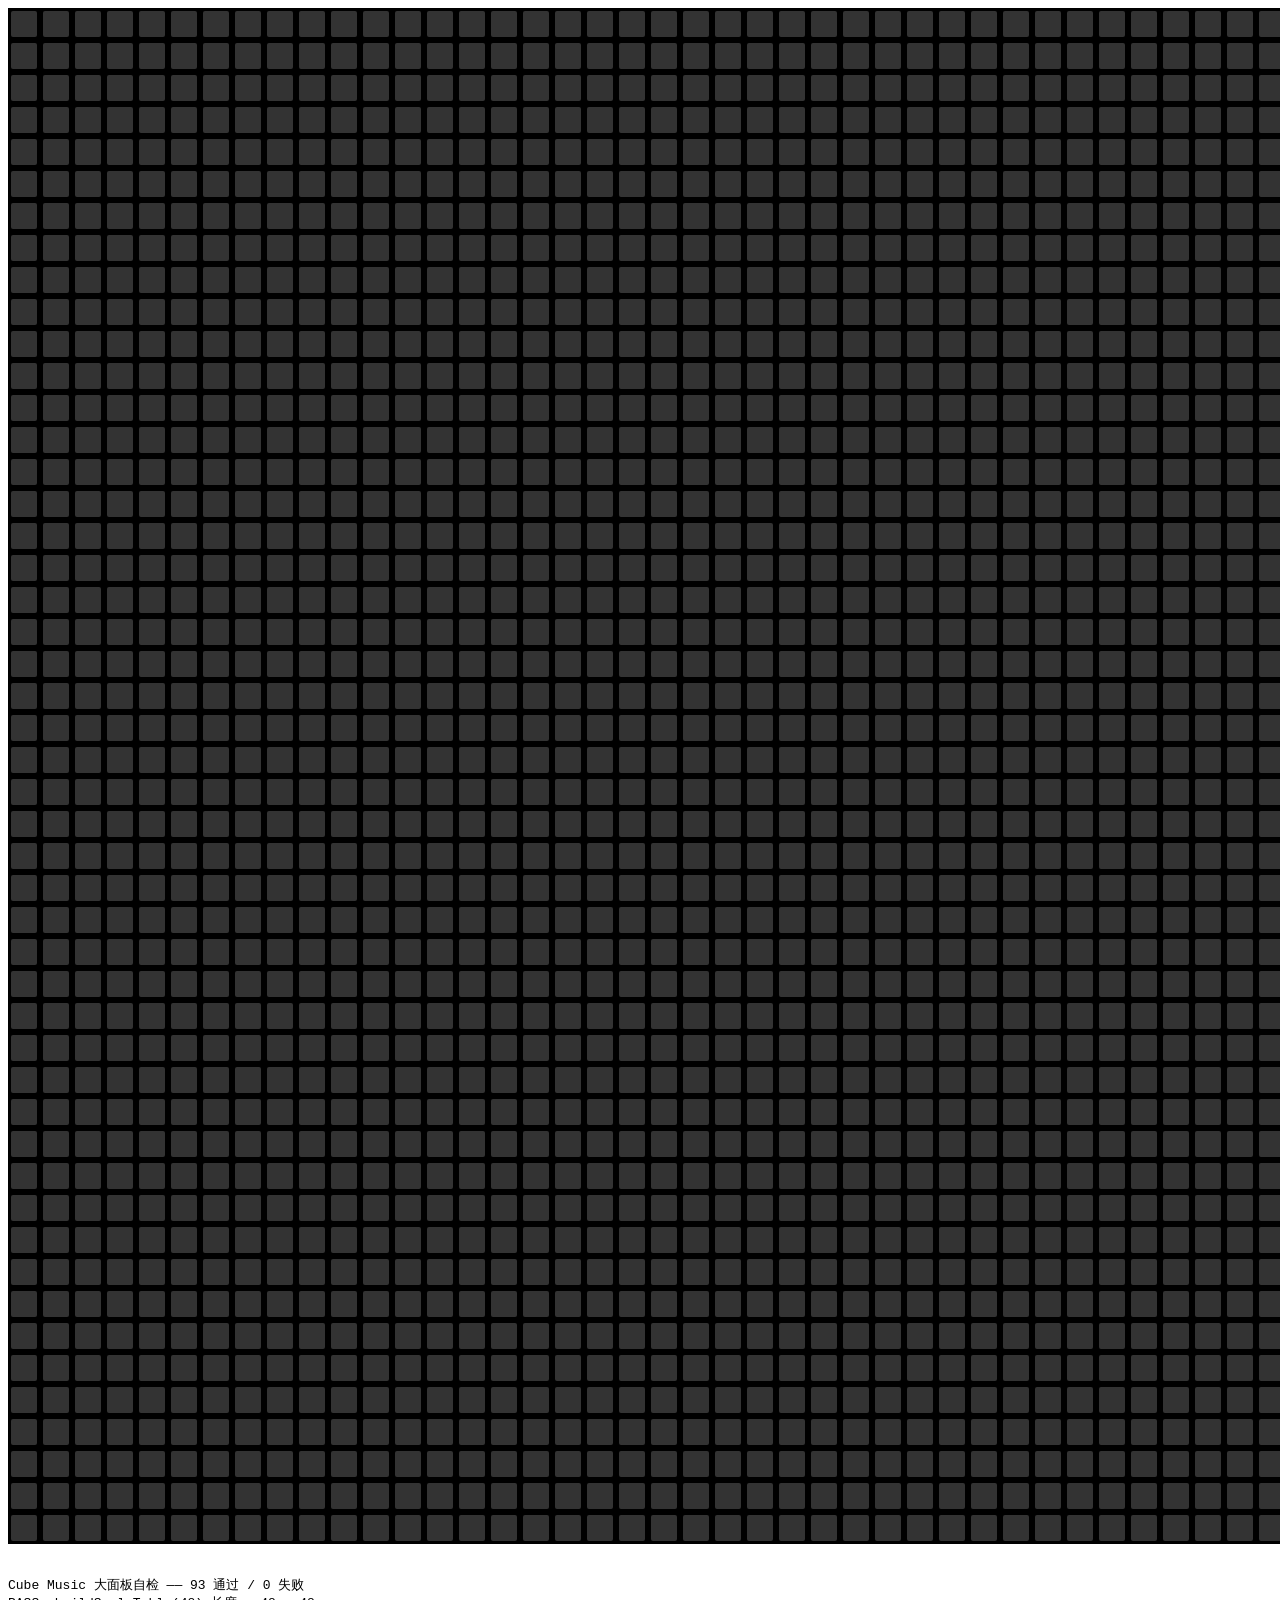
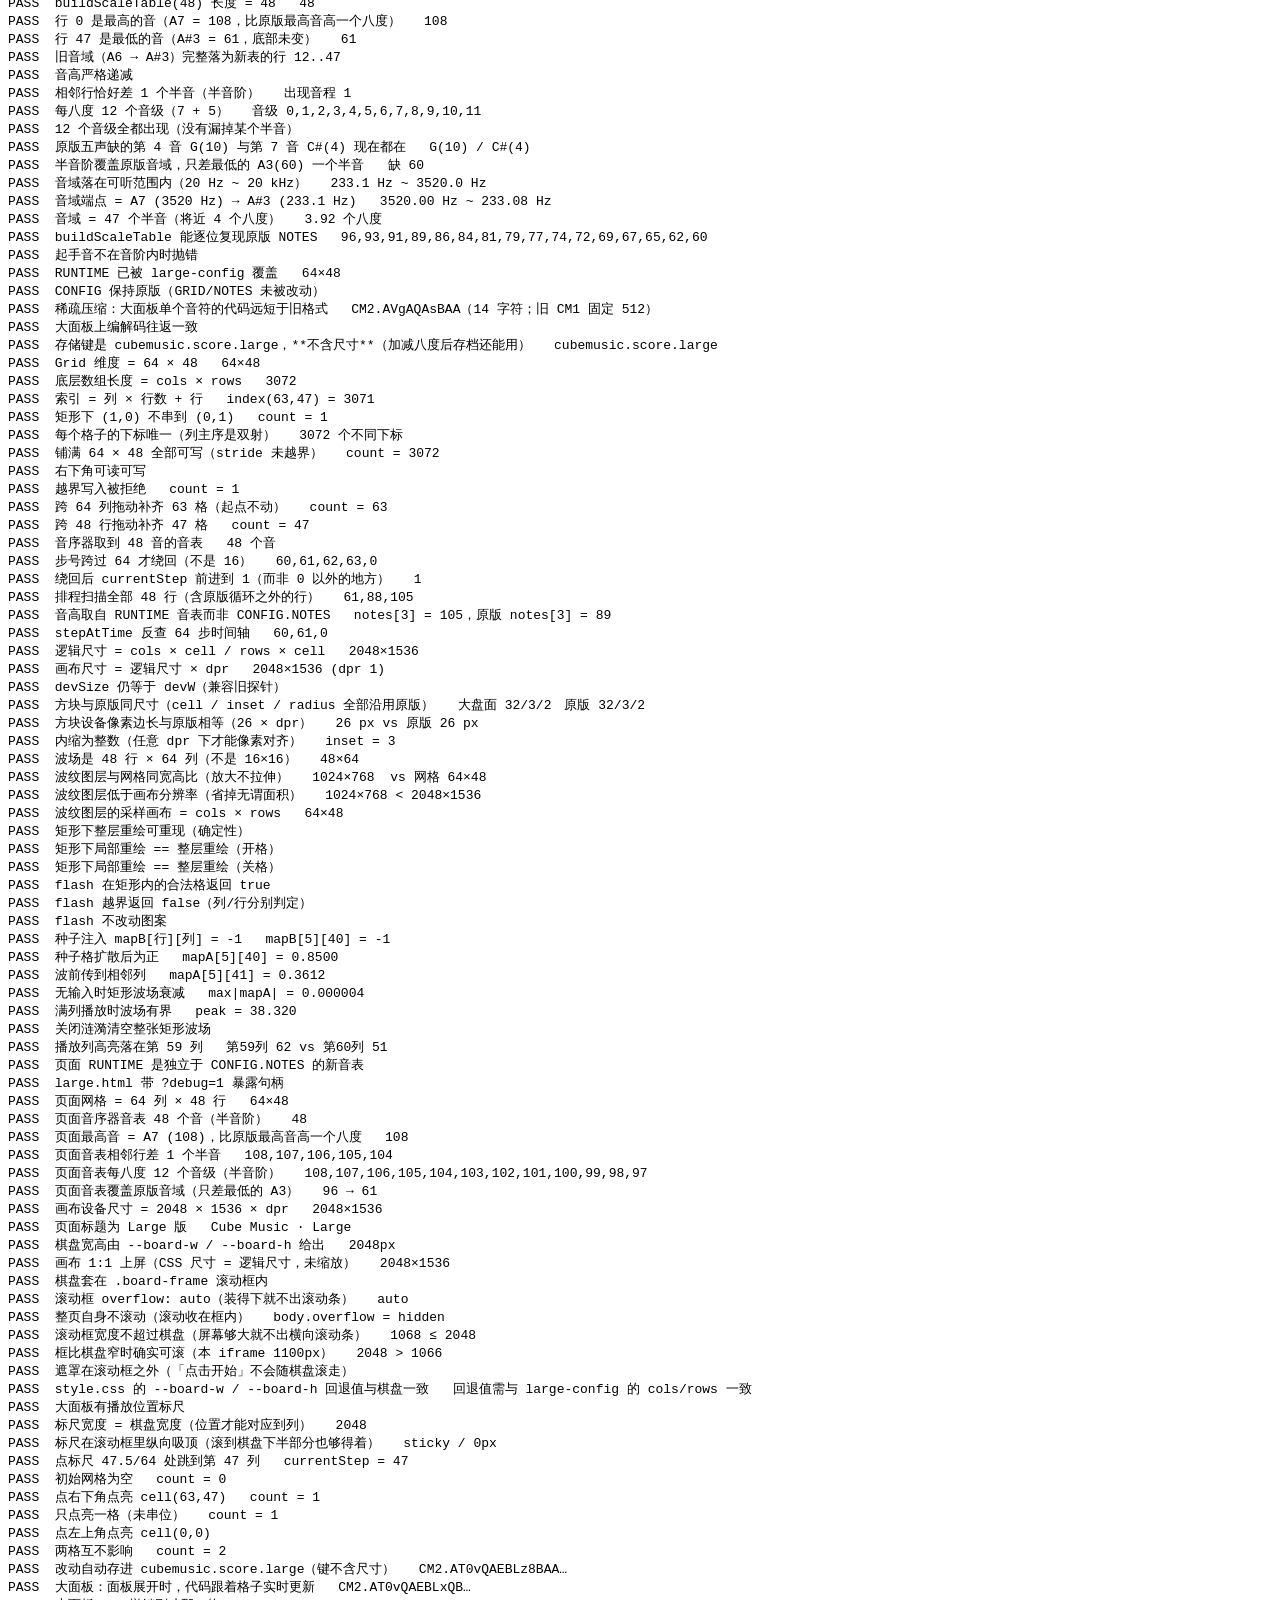
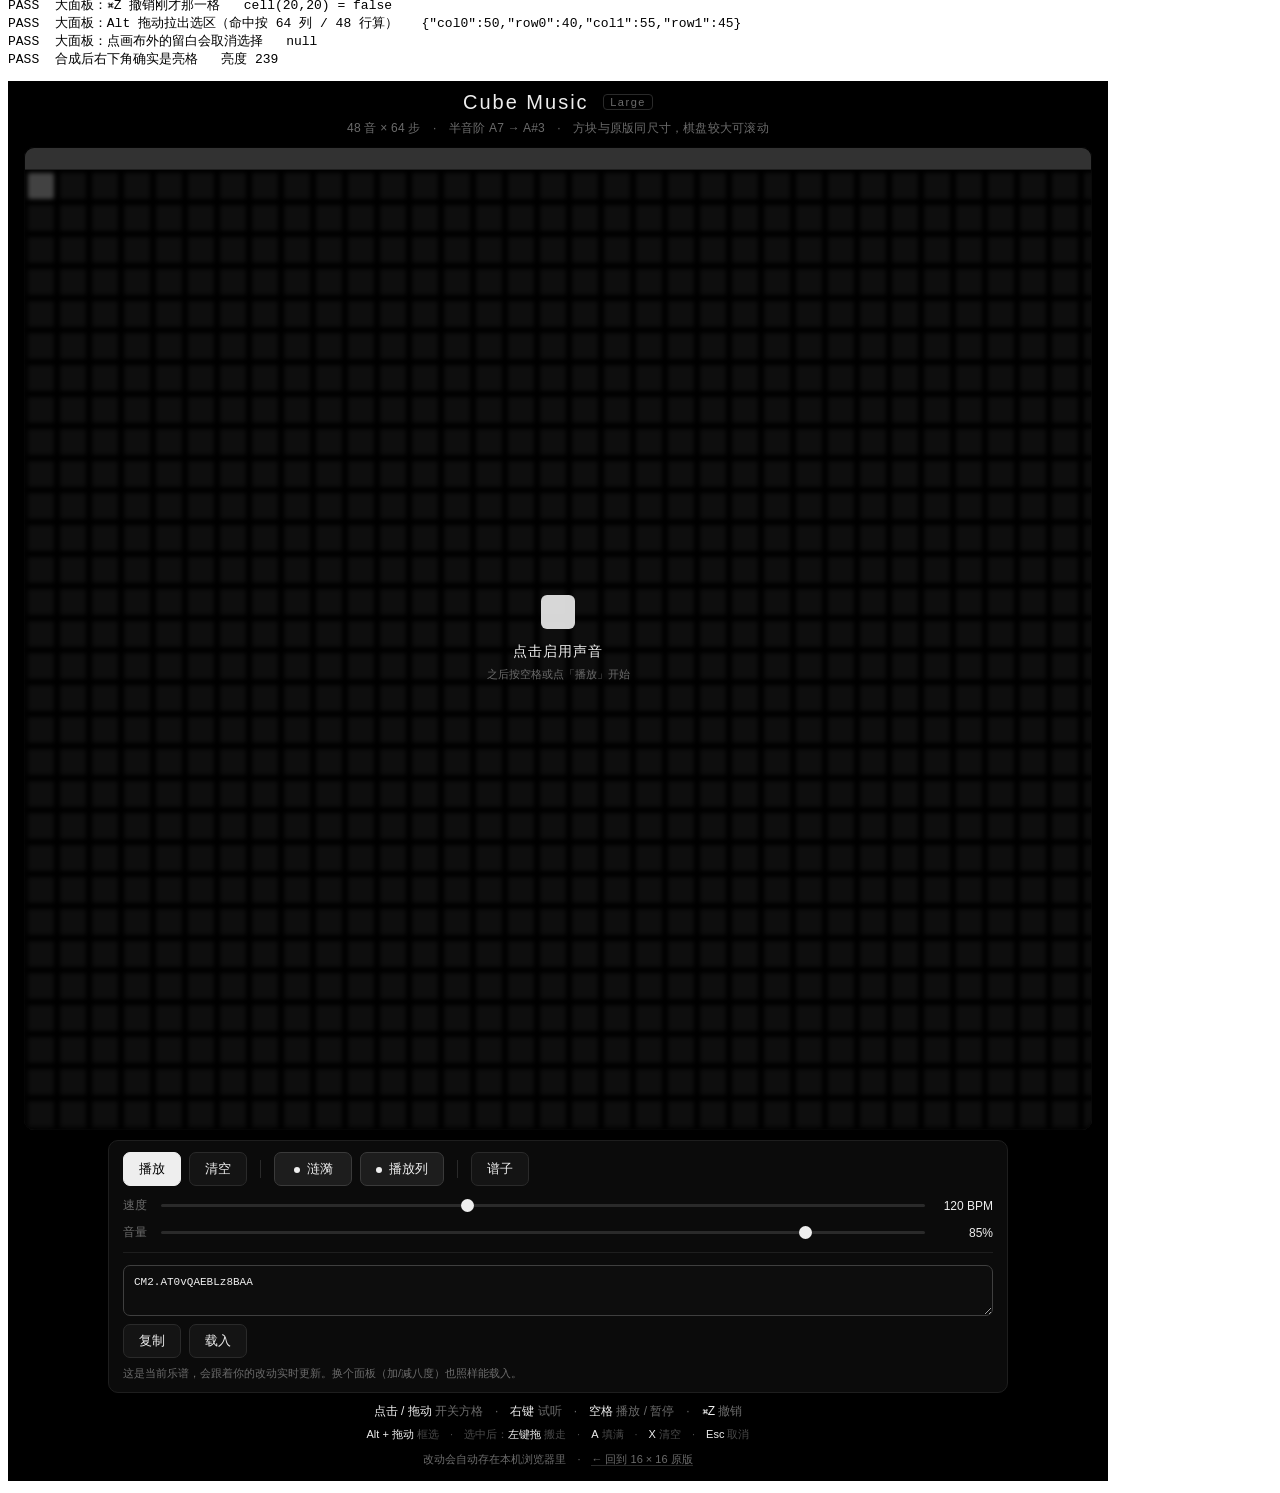
<file: test/large.html>
<!DOCTYPE html>
<html lang="zh-CN"><head><meta charset="utf-8"><title>large</title></head>
<body>
<canvas id="tcanvas" width="16" height="16"></canvas>
<pre id="out">running…</pre>
<script>
/* 大面板的乐谱会自动存进 localStorage；本测试要求「初始网格为空」，
   所以要在 iframe 开始加载**之前**清掉自己的键。
   （父页与 iframe 同为 file:// origin，共用同一份存储。） */
try { localStorage.removeItem('cubemusic.score.large'); } catch (e) { /* 存储不可用则忽略 */ }
</script>
<iframe id="app" src="../large.html?debug=1" width="1100" height="1400" style="border:0"></iframe>
<script src="../src/constants.js"></script>
<script src="../src/large-config.js"></script>
<script src="../src/grid.js"></script>
<script src="../src/audio.js"></script>
<script src="../src/sequencer.js"></script>
<script src="../src/renderer.js"></script>
<script src="../src/storage.js"></script>
<script>
/*
 * Cube Music 大面板（48 行 × 64 列，半音阶）自检
 *
 * 这一套专门盯「矩形网格」相对原版正方形网格多出来的失败模式：
 *   1. 一维数组拿 `size` 当 stride —— cols ≠ rows 时整片串位；
 *   2. 音序器 % GRID 提前归零 —— 后半段永远播不到；
 *   3. 命中测试写死 16 —— 右半边整片映射到错误列；
 *   4. 各种固定 16 的循环边界（行扫描、波场衰减统计、越界判断）。
 *
 * 本页同时加载 large-config.js，所以 TM.RUNTIME 就是大盘面配置。
 * 页面级部分用 iframe 加载真实的 large.html?debug=1，断言建立在模型状态上。
 */
(function () {
  var TM = window.TM, CFG = TM.CONFIG, R = TM.RUNTIME;
  var lines = [], pass = 0, fail = 0, done = false;

  function check(name, ok, detail) {
    (ok ? pass++ : fail++);
    lines.push((ok ? 'PASS  ' : 'FAIL  ') + name + (detail ? '   ' + detail : ''));
  }
  function info(name, detail) { lines.push('INFO  ' + name + '   ' + detail); }
  function near(a, b, tol) { return Math.abs(a - b) <= tol; }

  function report() {
    if (done) return;
    done = true;
    lines.unshift('Cube Music 大面板自检 —— ' + pass + ' 通过 / ' + fail + ' 失败');
    lines.unshift('');
    document.getElementById('out').textContent = lines.join('\n');
    document.title = 'DONE ' + pass + '/' + (pass + fail);
  }

  window.addEventListener('error', function (ev) {
    lines.push('JS ERROR: ' + ev.message + ' @line ' + ev.lineno);
    fail++; report();
  });
  window.addEventListener('unhandledrejection', function (ev) {
    lines.push('PROMISE REJECT: ' + (ev.reason && ev.reason.message || ev.reason));
    fail++; report();
  });
  setTimeout(function () {
    if (!done) {
      lines.push('WATCHDOG: 12s 内未完成');
      fail++; report();
    }
  }, 12000);

  // ── 1. 音表：半音阶，48 行（原版最高音再往上一个八度）───
  // 与 src/large-config.js 保持同一条构造式：半音阶，行 0 = 原版最高音 + 12
  var ROWS = 48;
  var TOP = CFG.NOTES[0] + 12;              // 108 = A7
  var notes = TM.buildScaleTable(ROWS, TOP, TM.SCALES.chromatic);
  check('buildScaleTable(48) 长度 = 48', notes.length === 48, notes.length + '');
  check('行 0 是最高的音（A7 = 108，比原版最高音高一个八度）',
        notes[0] === 108, notes[0] + '');
  check('行 47 是最低的音（A#3 = 61，底部未变）', notes[47] === 61, notes[47] + '');
  // 往上加八度不该动到底部：旧表（96..61）应原样落在新表的行 12..47
  check('旧音域（A6 → A#3）完整落为新表的行 12..47', (function () {
    var old = TM.buildScaleTable(36, CFG.NOTES[0], TM.SCALES.chromatic);
    for (var i = 0; i < 36; i++) if (notes[i + 12] !== old[i]) return false;
    return true;
  })());

  var monotonic = true, intervals = {};
  for (var i = 1; i < notes.length; i++) {
    var d = notes[i - 1] - notes[i];
    if (d <= 0) monotonic = false;
    intervals[d] = (intervals[d] || 0) + 1;
  }
  check('音高严格递减', monotonic);
  // 半音阶的相邻音程**只能**是 1 —— 这就是「像吉他每格一品」的定义
  check('相邻行恰好差 1 个半音（半音阶）',
        intervals[1] === notes.length - 1 && Object.keys(intervals).length === 1,
        '出现音程 ' + Object.keys(intervals).sort().join('/'));

  // 每八度 12 个音级 = 7 个自然音 + 5 个变化音
  var pitchClasses = {};
  notes.forEach(function (n) { pitchClasses[((n - 72) % 12 + 12) % 12] = 1; });
  check('每八度 12 个音级（7 + 5）',
        Object.keys(pitchClasses).length === 12,
        '音级 ' + Object.keys(pitchClasses).map(Number).sort(function (a, b) {
          return a - b;
        }).join(','));
  check('12 个音级全都出现（没有漏掉某个半音）', (function () {
    for (var p = 0; p < 12; p++) if (!pitchClasses[p]) return false;
    return true;
  })());
  // 原版五声里没有的变化音，现在都齐了
  check('原版五声缺的第 4 音 G(10) 与第 7 音 C#(4) 现在都在',
        pitchClasses[10] === 1 && pitchClasses[4] === 1,
        'G(10) / C#(4)');

  // 48 行铺 108..61，原版 16 个音里有 15 个落在表内 —— 仍然只有最低的 A3(60)
  // 差一个半音（底部没动）。这条把音域边界钉死：谁改了行数或起始音，它会立刻红。
  var missing = CFG.NOTES.filter(function (n) { return notes.indexOf(n) < 0; });
  check('半音阶覆盖原版音域，只差最低的 A3(60) 一个半音',
        missing.length === 1 && missing[0] === 60,
        missing.length ? '缺 ' + missing.join(',') : '16 / 16 命中');

  var fLow = TM.noteToFrequency(notes[47]), fHigh = TM.noteToFrequency(notes[0]);
  check('音域落在可听范围内（20 Hz ~ 20 kHz）',
        fLow > 20 && fHigh < 20000,
        fLow.toFixed(1) + ' Hz ~ ' + fHigh.toFixed(1) + ' Hz');
  // 端点不是猜的：440 · 2^3 = 3520 Hz（A7），440 · 2^(-11/12) = 233.08 Hz（A#3）
  check('音域端点 = A7 (3520 Hz) → A#3 (233.1 Hz)',
        near(fHigh, 3520, 0.01) && near(fLow, 233.08, 0.05),
        fHigh.toFixed(2) + ' Hz ~ ' + fLow.toFixed(2) + ' Hz');
  check('音域 = 47 个半音（将近 4 个八度）',
        Math.abs(Math.log(fHigh / fLow) / Math.LN2 - 47 / 12) < 1e-9,
        (Math.log(fHigh / fLow) / Math.LN2).toFixed(2) + ' 个八度');

  // 生成器自校验：五声 + 原版最高音，必须逐位复现 CONFIG.NOTES
  var n16 = TM.buildScaleTable(16, CFG.NOTES[0], TM.SCALES.pentatonic);
  check('buildScaleTable 能逐位复现原版 NOTES',
        n16.join(',') === CFG.NOTES.join(','), n16.join(','));
  // 起手音不在音阶里必须报错，而不是悄悄产出错音表
  var threw = false;
  try { TM.buildScaleTable(8, CFG.NOTES[0] + 1, TM.SCALES.pentatonic); }
  catch (e) { threw = true; }
  check('起手音不在音阶内时抛错', threw);

  // 运行时确实被覆盖了，而 CONFIG 没被动过
  check('RUNTIME 已被 large-config 覆盖',
        R.cols === 64 && R.rows === 48 && R.cell === 32, R.cols + '×' + R.rows);
  check('CONFIG 保持原版（GRID/NOTES 未被改动）',
        CFG.GRID === 16 && CFG.NOTES.length === 16 && CFG.CELL === 32);

  // ── 1.5 稀疏编码在大面板上的收益 ───────────────────────
  // 旧 CM1 是稠密位图，64×48 固定 512 字符；CM2 只记有音符的位置。
  var oneNote = new TM.Grid();
  oneNote.set(10, 20, true);
  var sparseCode = TM.Store.encode(oneNote, R.notes);
  check('稀疏压缩：大面板单个音符的代码远短于旧格式',
        sparseCode.length < 60, sparseCode + '（' + sparseCode.length +
        ' 字符；旧 CM1 固定 512）');
  var backOne = new TM.Grid();
  check('大面板上编解码往返一致',
        TM.Store.applyCode(backOne, sparseCode, R.notes).ok &&
        backOne.count() === 1 && backOne.get(10, 20));
  check('存储键是 cubemusic.score.large，**不含尺寸**（加减八度后存档还能用）',
        TM.Store.storageKey() === 'cubemusic.score.large' &&
        TM.Store.panelId() === 'large', TM.Store.storageKey());

  // ── 2. 矩形网格：stride 与边界 ─────────────────────────
  var g = new TM.Grid();
  check('Grid 维度 = 64 × 48', g.cols === 64 && g.rows === 48,
        g.cols + '×' + g.rows);
  check('底层数组长度 = cols × rows', g.cells.length === 3072, g.cells.length + '');
  check('索引 = 列 × 行数 + 行', g.index(63, 47) === 63 * 48 + 47,
        'index(63,47) = ' + g.index(63, 47));

  // 拿 size 当 stride 就会在这里翻车：(1,0) 与 (0,1) 会落到同一个下标
  var g1 = new TM.Grid();
  g1.set(1, 0, true);
  check('矩形下 (1,0) 不串到 (0,1)',
        g1.get(1, 0) === true && g1.get(0, 1) === false && g1.count() === 1,
        'count = ' + g1.count());

  // stride 写成 cols（而不是 rows）时，右下角会落到数组之外被静默丢弃。
  // 这两条把「列主序映射是双射且铺满」钉死，任何 stride 混淆都跑不掉。
  var gs = new TM.Grid();
  var seen = {}, unique = true;
  for (var sc = 0; sc < 64; sc++) {
    for (var sr = 0; sr < 48; sr++) {
      var idx = gs.index(sc, sr);
      if (seen[idx]) unique = false;
      seen[idx] = 1;
    }
  }
  check('每个格子的下标唯一（列主序是双射）',
        unique && Object.keys(seen).length === 3072,
        Object.keys(seen).length + ' 个不同下标');

  var gAll = new TM.Grid();
  for (var ac = 0; ac < 64; ac++) for (var ar = 0; ar < 48; ar++) gAll.set(ac, ar, true);
  check('铺满 64 × 48 全部可写（stride 未越界）',
        gAll.count() === 3072 && gAll.get(63, 47) && gAll.get(0, 0),
        'count = ' + gAll.count());

  var g2 = new TM.Grid();
  g2.set(63, 47, true);
  check('右下角可读可写', g2.get(63, 47) === true && g2.count() === 1);
  g2.set(64, 0, true);
  g2.set(0, 48, true);          // 48 行，所以第 48 行才越界（行数改过两次，这里要跟着走）
  g2.set(-1, 0, true);
  check('越界写入被拒绝', g2.count() === 1, 'count = ' + g2.count());

  var g3 = new TM.Grid();
  g3.paintLine({ col: 0, row: 0 }, { col: 63, row: 0 }, true);
  check('跨 64 列拖动补齐 63 格（起点不动）',
        g3.count() === 63 && g3.get(63, 0) && !g3.get(0, 0),
        'count = ' + g3.count());

  var g4 = new TM.Grid();
  g4.paintLine({ col: 0, row: 0 }, { col: 0, row: 47 }, true);
  check('跨 48 行拖动补齐 47 格', g4.count() === 47 && g4.get(0, 47),
        'count = ' + g4.count());

  // ── 3. 音序器：绕回按列数，行扫描按行数 ─────────────────
  function fakeAudio() {
    return {
      ready: true,
      ctx: { currentTime: 0 },
      tempo: 120,
      played: [],
      synthNote: function (note) { this.played.push(note); },
      setTempo: function (b) { this.tempo = b; },
      outputLatency: function () { return 0; }
    };
  }

  var fa = fakeAudio();
  var sg = new TM.Grid();
  var seq = new TM.Sequencer(fa, sg, R);
  check('音序器取到 48 音的音表',
        seq.notes.length === 48 && seq.notes === R.notes, seq.notes.length + ' 个音');

  // 从第 60 步起步并让 nextStepTime 落在过去，一次 _tick 会连排若干步。
  // 若绕回仍写死 % 16，第 61 步会变成 13（61 % 16），序列立刻断掉。
  seq.playing = true;
  seq.currentStep = 60;
  seq.nextStepTime = -0.5;                       // 120 BPM 步长 0.125 → 排 5 步
  seq._tick();
  var steps = seq.timeline.map(function (t) { return t.step; });
  check('步号跨过 64 才绕回（不是 16）',
        steps.length === 5 &&
        steps[0] === 60 && steps[1] === 61 && steps[2] === 62 &&
        steps[3] === 63 && steps[4] === 0,
        steps.join(','));
  // currentStep 指向「下一个待排的步」：排完第 0 步后它应前进到 1
  check('绕回后 currentStep 前进到 1（而非 0 以外的地方）',
        seq.currentStep === 1, seq.currentStep + '');

  // 行扫描必须覆盖全部 48 行：第 20 行与第 47 行都超出原版的 16 行循环
  var fa2 = fakeAudio();
  var sg2 = new TM.Grid();
  var seq2 = new TM.Sequencer(fa2, sg2, R);
  sequencerTestRows(sg2, seq2);

  function sequencerTestRows(grid, s) {
    grid.set(7, 20, true);                       // 行 20 → notes[20] = 88
    grid.set(7, 47, true);                       // 行 47 → notes[47] = 61
    grid.set(7, 3, true);                        // 行 3  → notes[3] = 105
    s._scheduleStep(7, 0);
  }
  var played = fa2.played.slice().sort(function (a, b) { return a - b; });
  check('排程扫描全部 48 行（含原版循环之外的行）',
        played.length === 3 && played[0] === 61 && played[1] === 88 && played[2] === 105,
        played.join(','));
  check('音高取自 RUNTIME 音表而非 CONFIG.NOTES',
        played[2] === R.notes[3] && R.notes[3] !== CFG.NOTES[3],
        'notes[3] = ' + R.notes[3] + '，原版 notes[3] = ' + CFG.NOTES[3]);

  // 时间轴反查在 64 步下仍然正确
  check('stepAtTime 反查 64 步时间轴',
        seq.stepAtTime(-0.5) === 60 && seq.stepAtTime(-0.4) === 60 &&
        seq.stepAtTime(-0.375) === 61 && seq.stepAtTime(0) === 0,
        [seq.stepAtTime(-0.5), seq.stepAtTime(-0.375), seq.stepAtTime(0)].join(','));

  // ── 4. 渲染器：矩形尺寸与局部重绘 ──────────────────────
  var canvas = document.getElementById('tcanvas');
  var rg = new TM.Grid();
  var r = new TM.Renderer(canvas, rg, R);

  check('逻辑尺寸 = cols × cell / rows × cell',
        r.w === 2048 && r.h === 1536, r.w + '×' + r.h);
  check('画布尺寸 = 逻辑尺寸 × dpr',
        canvas.width === r.devW && canvas.height === r.devH,
        canvas.width + '×' + canvas.height + ' (dpr ' + r.scale + ')');
  check('devSize 仍等于 devW（兼容旧探针）', r.devSize === r.devW);

  // 本轮的诉求就是这条：大盘面的方块必须与原版**逐像素同尺寸**。
  // 比的是设备像素下的方块边长，而不是配置项名字。
  function blockPx(rr) { return (rr.cell - 2 * rr.inset) * rr.scale; }
  var rOrig16 = new TM.Renderer(canvas, new TM.Grid({ cols: 16, rows: 16 }), {});
  check('方块与原版同尺寸（cell / inset / radius 全部沿用原版）',
        r.cell === rOrig16.cell && r.inset === rOrig16.inset && r.radius === rOrig16.radius &&
        r.cell === CFG.CELL && r.inset === CFG.CELL_INSET && r.radius === CFG.CELL_RADIUS,
        '大盘面 ' + r.cell + '/' + r.inset + '/' + r.radius +
        '　原版 ' + rOrig16.cell + '/' + rOrig16.inset + '/' + rOrig16.radius);
  check('方块设备像素边长与原版相等（26 × dpr）',
        blockPx(r) === blockPx(rOrig16) && blockPx(r) === 26 * r.scale,
        blockPx(r) + ' px vs 原版 ' + blockPx(rOrig16) + ' px');
  // inset 取非整数（例如按比例算出的 1.5）会让方块边界在半像素上被抗锯齿糊出灰边。
  check('内缩为整数（任意 dpr 下才能像素对齐）',
        r.inset === Math.round(r.inset) && r.inset > 0 && r.inset < r.cell / 2,
        'inset = ' + r.inset);

  check('波场是 48 行 × 64 列（不是 16×16）',
        r.mapA.length === 48 && r.mapA[0].length === 64 &&
        r.mapB.length === 48 && r.mapB[0].length === 64,
        r.mapA.length + '×' + r.mapA[0].length);
  // 波纹层比画布小是**故意的**（它要模糊，按画布分辨率渲染是浪费面积），
  // 但宽高比必须与网格一致，否则放大后会拉伸。数值来自 large-config 的调参，
  // 改那里的话这里要同步。
  check('波纹图层与网格同宽高比（放大不拉伸）',
        r.waveH * r.cols === r.waveW * r.rows,
        r.waveW + '×' + r.waveH + '  vs 网格 ' + r.cols + '×' + r.rows);
  check('波纹图层低于画布分辨率（省掉无谓面积）',
        r.waveW === 1024 && r.waveH === 768 && r.waveW < r.w,
        r.waveW + '×' + r.waveH + ' < ' + r.w + '×' + r.h);
  check('波纹图层的采样画布 = cols × rows',
        r.waveSmall.width === 64 && r.waveSmall.height === 48,
        r.waveSmall.width + '×' + r.waveSmall.height);

  function snapshot(rr) {
    return rr.patternLayer.getContext('2d').getImageData(0, 0, rr.devW, rr.devH).data;
  }
  function samePixels(a, b) {
    if (a.length !== b.length) return false;
    for (var k = 0; k < a.length; k++) if (a[k] !== b[k]) return false;
    return true;
  }

  rg.set(40, 20, true);
  rg.set(3, 31, true);
  var pxFull = snapshot(r);
  r.drawPattern();
  check('矩形下整层重绘可重现（确定性）', samePixels(pxFull, snapshot(r)));

  rg.set(63, 0, true);                          // 走局部重绘（drawCell）
  var pxIncr = snapshot(r);
  r.drawPattern();
  check('矩形下局部重绘 == 整层重绘（开格）', samePixels(pxIncr, snapshot(r)));

  rg.set(40, 20, false);
  var pxOff = snapshot(r);
  r.drawPattern();
  check('矩形下局部重绘 == 整层重绘（关格）', samePixels(pxOff, snapshot(r)));

  // flash 的越界判断必须分别看 cols 与 rows
  var rf = new TM.Renderer(canvas, new TM.Grid(), R);
  check('flash 在矩形内的合法格返回 true',
        rf.flash(63, 31) === true && rf.flash(16, 20) === true);
  check('flash 越界返回 false（列/行分别判定）',
        rf.flash(64, 0) === false &&      // 列越界、行合法
        rf.flash(10, 48) === false &&     // 行越界、列合法
        rf.flash(16, 48) === false);      // 行数从 36 涨到 48，(16,40) 已经不越界了
  rf.highlights.length = 0;
  check('flash 不改动图案', rf.grid.count() === 0);

  // ── 5. 波场：种子落在 [行][列]，传播与衰减 ─────────────
  var wg = new TM.Grid();
  var wr = new TM.Renderer(canvas, wg, R);
  wg.set(40, 5, true);
  check('种子注入 mapB[行][列] = -1', wr.mapB[5][40] === -1,
        'mapB[5][40] = ' + wr.mapB[5][40]);

  wr.stepDiffusion(39);                         // next = 40 → 给第 40 列播种
  check('种子格扩散后为正', near(wr.mapA[5][40], 0.85, 1e-9),
        'mapA[5][40] = ' + wr.mapA[5][40].toFixed(4));

  wr.stepDiffusion(40);
  check('波前传到相邻列', wr.mapA[5][41] > 0,
        'mapA[5][41] = ' + wr.mapA[5][41].toFixed(4));

  for (var w = 0; w < 120; w++) wr.stepDiffusion(63);   // 无输入 → 应衰减
  var maxAbs = 0;
  for (var wy = 0; wy < 48; wy++) {
    for (var wx = 0; wx < 64; wx++) maxAbs = Math.max(maxAbs, Math.abs(wr.mapA[wy][wx]));
  }
  check('无输入时矩形波场衰减', maxAbs < 0.01, 'max|mapA| = ' + maxAbs.toFixed(6));

  // 满列播放在 48 行下仍然有界（对应原版那条「暂停必须停止注入」的前置结论）
  var bg = new TM.Grid();
  var br = new TM.Renderer(canvas, bg, R);
  for (var bc = 0; bc < 48; bc++) bg.set(10, bc, true);
  for (var bf = 0; bf < 12; bf++) br.stepDiffusion(9, true);   // next = 10
  var peak = 0;
  for (var by = 0; by < 48; by++) {
    for (var bx = 0; bx < 64; bx++) peak = Math.max(peak, Math.abs(br.mapA[by][bx]));
  }
  check('满列播放时波场有界', peak > 0.01 && peak < 100, 'peak = ' + peak.toFixed(3));

  // 关闭涟漪要清空整张 48 × 64 的场，不能只清 16 × 16
  br.setWaveEnabled(false);
  var zeroed = true;
  for (var zy = 0; zy < 48; zy++) {
    for (var zx = 0; zx < 64; zx++) {
      if (br.mapA[zy][zx] !== 0 || br.mapB[zy][zx] !== 0) zeroed = false;
    }
  }
  check('关闭涟漪清空整张矩形波场', zeroed);

  // 播放列高亮宽度应等于格子宽度
  var cg = new TM.Grid();
  var cr = new TM.Renderer(canvas, cg, R);
  cr.showWave = false;
  cr.composite(59);                             // 高亮第 59 列（原版只有 0..15）
  var cctx = cr.ctx;
  function lumAtLogical(x, y) {
    var d = cctx.getImageData(Math.round(x * cr.scale), Math.round(y * cr.scale), 1, 1).data;
    return d[0];
  }
  var inCol = lumAtLogical(59 * 32 + 16, 200);   // 第 59 列内
  var outCol = lumAtLogical(60 * 32 + 16, 200);  // 第 60 列内
  check('播放列高亮落在第 59 列', inCol > outCol + 5,
        '第59列 ' + inCol + ' vs 第60列 ' + outCol);

  // ── 6. 页面级：真实 large.html ─────────────────────────
  var frame = document.getElementById('app');

  function wait(ms) { return new Promise(function (res) { setTimeout(res, ms); }); }
  async function waitFor(fn, limit, label) {
    var waited = 0;
    while (waited < limit) {
      try { if (fn()) return true; } catch (e) { /* 忽略 */ }
      await wait(40); waited += 40;
    }
    if (label) info('轮询超时', label);
    return false;
  }

  function runPage() {
    return new Promise(function (resolve) {
      var settled = false;
      function go() {
        if (settled) return;
        settled = true;
        resolve();
      }
      frame.addEventListener('load', function () {
        checkPage(frame, check, info, waitFor).then(go, function (e) {
          check('页面级自检未抛异常', false, String(e && e.message || e));
          go();
        });
      });
      setTimeout(go, 9000);                     // iframe 没加载也要收尾
    });
  }

  async function checkPage(frameEl, check, info, waitFor) {
    var win = frameEl.contentWindow, doc = frameEl.contentDocument;
    if (!doc) { check('能访问 iframe 文档', false, 'contentDocument 为空'); return; }
    win.addEventListener('error', function (e) {
      check('large.html 内无未捕获错误', false, e.message + ' @' + e.lineno);
    });
    // large-config.js 真的生效了：RUNTIME 被换成了另一张音表，
    // 而 CONFIG 那份原版音表原封不动
    check('页面 RUNTIME 是独立于 CONFIG.NOTES 的新音表',
          win.TM.RUNTIME.notes !== win.TM.CONFIG.NOTES &&
          win.TM.RUNTIME.notes.length === 48 &&
          win.TM.CONFIG.NOTES.length === 16 &&
          win.TM.RUNTIME.cols === 64 && win.TM.RUNTIME.cell === win.TM.CONFIG.CELL);

    var ready = await waitFor(function () { return !!win.__cubeMusicDebug; }, 3000,
                              '等待 large.html 启动');
    check('large.html 带 ?debug=1 暴露句柄', ready);
    if (!ready) return;

    var dbg = win.__cubeMusicDebug;
    check('页面网格 = 64 列 × 48 行',
          dbg.grid.cols === 64 && dbg.grid.rows === 48,
          dbg.grid.cols + '×' + dbg.grid.rows);
    check('页面音序器音表 48 个音（半音阶）',
          dbg.sequencer.notes.length === 48, dbg.sequencer.notes.length + '');
    check('页面最高音 = A7 (108)，比原版最高音高一个八度',
          dbg.sequencer.notes[0] === win.TM.CONFIG.NOTES[0] + 12,
          dbg.sequencer.notes[0] + '');
    check('页面音表相邻行差 1 个半音',
          dbg.sequencer.notes.every(function (n, i, a) {
            return i === 0 || a[i - 1] - n === 1;
          }), dbg.sequencer.notes.slice(0, 5).join(','));
    var pageNotes = dbg.sequencer.notes;
    check('页面音表每八度 12 个音级（半音阶）', (function () {
      var set = {};
      pageNotes.forEach(function (n) { set[((n - 72) % 12 + 12) % 12] = 1; });
      return Object.keys(set).length === 12;
    })(), pageNotes.slice(0, 12).join(','));
    check('页面音表覆盖原版音域（只差最低的 A3）', (function () {
      var miss = win.TM.CONFIG.NOTES.filter(function (n) {
        return pageNotes.indexOf(n) < 0;
      });
      return miss.length === 1 && miss[0] === 60;
    })(), '96 → ' + pageNotes[pageNotes.length - 1]);

    var canvas = doc.getElementById('matrix');
    check('画布设备尺寸 = 2048 × 1536 × dpr',
          canvas.width === 2048 * dbg.renderer.scale &&
          canvas.height === 1536 * dbg.renderer.scale,
          canvas.width + '×' + canvas.height);
    check('页面标题为 Large 版', /Large/.test(doc.title), doc.title);

    var wrap = doc.querySelector('.canvas-wrap');
    check('棋盘宽高由 --board-w / --board-h 给出',
          win.getComputedStyle(wrap).width.indexOf('2048') === 0,
          win.getComputedStyle(wrap).width);

    // 这一条是「方块与原版一样大」在上屏环节的保证：CSS 尺寸必须等于逻辑尺寸，
    // 否则浏览器会二次重采样，方块看着就变小/变糊了。
    var rect = canvas.getBoundingClientRect();
    check('画布 1:1 上屏（CSS 尺寸 = 逻辑尺寸，未缩放）',
          Math.abs(rect.width - 2048) < 1.5 && Math.abs(rect.height - 1536) < 1.5,
          Math.round(rect.width) + '×' + Math.round(rect.height));

    // ── 滚动被收进框里，而不是整页滚 ─────────────────────
    var frameEl = doc.querySelector('.board-frame');
    check('棋盘套在 .board-frame 滚动框内',
          !!frameEl && frameEl.contains(wrap));
    check('滚动框 overflow: auto（装得下就不出滚动条）',
          win.getComputedStyle(frameEl).overflow === 'auto',
          win.getComputedStyle(frameEl).overflow);
    check('整页自身不滚动（滚动收在框内）',
          win.getComputedStyle(doc.body).overflow === 'hidden',
          'body.overflow = ' + win.getComputedStyle(doc.body).overflow);
    check('滚动框宽度不超过棋盘（屏幕够大就不出横向滚动条）',
          frameEl.getBoundingClientRect().width <= 2049,
          Math.round(frameEl.getBoundingClientRect().width) + ' ≤ 2048');
    // 本 iframe 只有 1100px 宽，比棋盘窄 —— 正好验证「小屏时框内确实能滚」
    check('框比棋盘窄时确实可滚（本 iframe 1100px）',
          frameEl.scrollWidth > frameEl.clientWidth + 1,
          frameEl.scrollWidth + ' > ' + frameEl.clientWidth);
    check('遮罩在滚动框之外（「点击开始」不会随棋盘滚走）',
          !frameEl.contains(doc.getElementById('overlay')) &&
          !!doc.querySelector('.board-shell .overlay'));

    // style.css 里 --board-w / --board-h 的**回退值**也是硬编码的，
    // 脚本执行前的那一瞬间靠它排版。改了行数忘了同步这里，加载时会先按旧尺寸
    // 排一遍再跳一下 —— 这条断言就是防这个的（曾经真的漏过一次）。
    check('style.css 的 --board-w / --board-h 回退值与棋盘一致', (function () {
      var seen = { w: false, h: false };
      var sheets = doc.styleSheets;
      for (var i = 0; i < sheets.length; i++) {
        var rules;
        try { rules = sheets[i].cssRules; } catch (e) { continue; }   // 跨域表跳过
        for (var j = 0; j < rules.length; j++) {
          var st = rules[j].style;
          if (!st) continue;
          if (/--board-w,\s*2048px/.test(st.getPropertyValue('max-width') || '')) seen.w = true;
          if (/--board-h,\s*1536px/.test(st.getPropertyValue('max-height') || '')) seen.h = true;
          if (/--board-w,\s*2048px/.test(st.getPropertyValue('width') || '')) seen.w = true;
          if (/--board-h,\s*1536px/.test(st.getPropertyValue('height') || '')) seen.h = true;
        }
      }
      return seen.w && seen.h;
    })(), '回退值需与 large-config 的 cols/rows 一致');

    // ── 播放位置标尺 ───────────────────────────────────────
    var rulerEl = doc.getElementById('ruler');
    var rulerRect = rulerEl.getBoundingClientRect();
    check('大面板有播放位置标尺', !!rulerEl && !!doc.getElementById('ruler-fill'));
    check('标尺宽度 = 棋盘宽度（位置才能对应到列）',
          Math.abs(rulerRect.width - 2048) < 1.5, Math.round(rulerRect.width) + '');
    check('标尺在滚动框里纵向吸顶（滚到棋盘下半部分也够得着）',
          win.getComputedStyle(rulerEl).position === 'sticky' &&
          win.getComputedStyle(rulerEl).top === '0px',
          win.getComputedStyle(rulerEl).position + ' / ' +
          win.getComputedStyle(rulerEl).top);

    rulerEl.dispatchEvent(new win.PointerEvent('pointerdown', {
      clientX: rulerRect.left + rulerRect.width * (47.5 / 64),
      clientY: rulerRect.top + rulerRect.height / 2,
      bubbles: true, cancelable: true, pointerId: 31, isPrimary: true
    }));
    check('点标尺 47.5/64 处跳到第 47 列',
          dbg.sequencer.currentStep === 47,
          'currentStep = ' + dbg.sequencer.currentStep);

    // 命中测试：点最右一列、最下一行 —— 写死 16 的话这里必然错位
    function tapCell(col, row, pointerId) {
      var p = {
        clientX: rect.left + rect.width * ((col + 0.5) / 64),
        clientY: rect.top + rect.height * ((row + 0.5) / 48)
      };
      canvas.dispatchEvent(new win.PointerEvent('pointerdown', {
        clientX: p.clientX, clientY: p.clientY,
        bubbles: true, cancelable: true, pointerId: pointerId, isPrimary: true
      }));
    }

    check('初始网格为空', dbg.grid.count() === 0, 'count = ' + dbg.grid.count());
    tapCell(63, 47, 1);
    var lit = await waitFor(function () { return dbg.grid.get(63, 47) === true; }, 1500);
    check('点右下角点亮 cell(63,47)', lit, 'count = ' + dbg.grid.count());
    check('只点亮一格（未串位）', dbg.grid.count() === 1,
          'count = ' + dbg.grid.count());

    tapCell(0, 0, 2);
    var lit2 = await waitFor(function () { return dbg.grid.get(0, 0) === true; }, 1500);
    check('点左上角点亮 cell(0,0)', lit2);
    check('两格互不影响', dbg.grid.get(63, 47) === true && dbg.grid.count() === 2,
          'count = ' + dbg.grid.count());

    // 自动保存写的是**大面板自己的键**（cubemusic.score.large），不会盖掉原版的存档。
    // 键里刻意不含尺寸，所以以后再加/减八度，这份存档还能接着用。
    await wait(600);
    var storedLarge = null;
    try { storedLarge = localStorage.getItem('cubemusic.score.large'); } catch (e) { /* 忽略 */ }
    check('改动自动存进 cubemusic.score.large（键不含尺寸）',
          storedLarge === win.TM.Store.encode(dbg.grid),
          storedLarge ? storedLarge.slice(0, 18) + '…' : '没读到');

    // ── 面板里的代码实时同步 + 撤销 ────────────────────────
    doc.getElementById('btn-share').click();
    var shareCodeEl = doc.getElementById('share-code');
    var codeBefore = shareCodeEl.value;

    tapCell(20, 20, 61);
    var lit20 = await waitFor(function () { return dbg.grid.get(20, 20) === true; }, 1500);
    check('大面板：面板展开时，代码跟着格子实时更新',
          lit20 && shareCodeEl.value !== codeBefore &&
          shareCodeEl.value === win.TM.Store.encode(dbg.grid, win.TM.RUNTIME.notes),
          shareCodeEl.value.slice(0, 16) + '…');

    win.dispatchEvent(new win.KeyboardEvent('keydown', {
      key: 'z', metaKey: true, bubbles: true, cancelable: true
    }));
    check('大面板：⌘Z 撤销刚才那一格', dbg.grid.get(20, 20) === false,
          'cell(20,20) = ' + dbg.grid.get(20, 20));

    // ── 框选在大面板上也要按 64×48 命中 ────────────────────
    function altDragCell(c0, r0, c1, r1, pointerId) {
      var a = { clientX: rect.left + rect.width * ((c0 + 0.5) / 64),
                clientY: rect.top + rect.height * ((r0 + 0.5) / 48) };
      var b = { clientX: rect.left + rect.width * ((c1 + 0.5) / 64),
                clientY: rect.top + rect.height * ((r1 + 0.5) / 48) };
      canvas.dispatchEvent(new win.PointerEvent('pointerdown', {
        clientX: a.clientX, clientY: a.clientY, altKey: true,
        bubbles: true, cancelable: true, pointerId: pointerId, isPrimary: true
      }));
      canvas.dispatchEvent(new win.PointerEvent('pointermove', {
        clientX: b.clientX, clientY: b.clientY, altKey: true,
        bubbles: true, cancelable: true, pointerId: pointerId, isPrimary: true
      }));
      canvas.dispatchEvent(new win.PointerEvent('pointerup', {
        clientX: b.clientX, clientY: b.clientY,
        bubbles: true, pointerId: pointerId, isPrimary: true
      }));
    }

    altDragCell(50, 40, 55, 45, 71);
    var bigSel = dbg.renderer.selection;
    check('大面板：Alt 拖动拉出选区（命中按 64 列 / 48 行算）',
          !!bigSel && bigSel.col0 === 50 && bigSel.row0 === 40 &&
          bigSel.col1 === 55 && bigSel.row1 === 45,
          bigSel ? JSON.stringify(bigSel) : '无选区');

    // 点棋盘框**之外**的留白要取消选择 —— 那些区域的事件到不了 canvas，
    // 光靠 canvas 上的 pointerdown 处理不了（用户报过这个）
    doc.body.dispatchEvent(new win.PointerEvent('pointerdown', {
      bubbles: true, cancelable: true, pointerId: 81, isPrimary: true
    }));
    check('大面板：点画布外的留白会取消选择', dbg.renderer.selection === null,
          JSON.stringify(dbg.renderer.selection));

    // 播放一帧，确认渲染链路在 2048 × 1536 上真的跑得动
    dbg.renderer.composite(63);
    var px = canvas.getContext('2d')
      .getImageData(Math.round((63 * 32 + 16) * dbg.renderer.scale),
                    Math.round((47 * 32 + 16) * dbg.renderer.scale), 1, 1).data[0];
    check('合成后右下角确实是亮格', px > 200, '亮度 ' + px);
  }

  runPage().then(report, function (e) {
    check('页面级自检未抛异常', false, String(e && e.message || e));
    report();
  });
})();
</script>
</body>
</html>
</file>
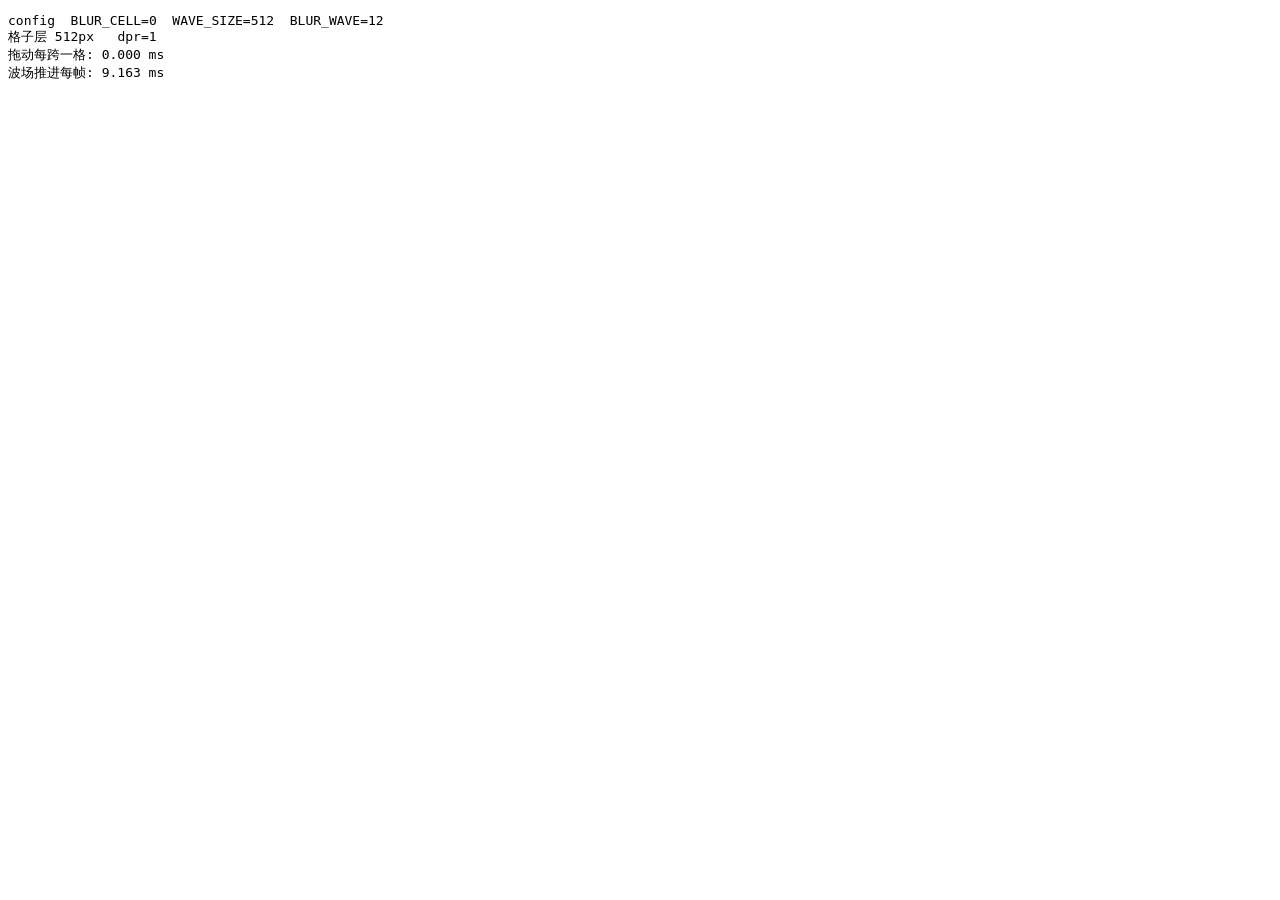
<file: test/perf.html>
<!DOCTYPE html>
<html lang="zh-CN"><head><meta charset="utf-8"><title>perf</title></head>
<body><pre id="out">…</pre>
<canvas id="c" width="16" height="16"></canvas>
<script src="../src/constants.js"></script>
<script src="../src/grid.js"></script>
<script src="../src/renderer.js"></script>
<script>
var TM = window.TM;
var qs = new URLSearchParams(location.search);
function num(k, d) { return qs.has(k) ? parseFloat(qs.get(k)) : d; }

TM.CONFIG.BLUR_CELL = num('cell', TM.CONFIG.BLUR_CELL);
TM.CONFIG.WAVE_SIZE = num('wave', TM.CONFIG.WAVE_SIZE);
TM.CONFIG.BLUR_WAVE = num('wblur', TM.CONFIG.BLUR_WAVE);

var lines = [];
var host = document.getElementById('c');
var grid = new TM.Grid();
var r = new TM.Renderer(host, grid);
var patternCtx = r.patternLayer.getContext('2d');
var waveCtx = r.waveBig.getContext('2d');

// canvas 绘制是异步提交的，必须强制同步才能量到真实光栅化成本。
// 关键是同步**对应的那个 canvas** —— 只 flush 主画布量不到离屏图层的工作。
function bench(n, fn, flushCtx) {
  fn();
  var t0 = performance.now();
  for (var i = 0; i < n; i++) {
    fn();
    if (flushCtx) flushCtx.getImageData(0, 0, 1, 1);
  }
  return (performance.now() - t0) / n;
}

var sync = bench(8, function () {}, patternCtx);
// 拖动时每跨一格触发一次。blurCell>0 时 drawCell 会回退成整层重绘，
// 正好还原改动前的行为。
var cell = bench(16, function () { r.drawCell(3, 4); }, patternCtx);
var sim = bench(12, function () { r.stepDiffusion(3); }, waveCtx);

lines.push('config  BLUR_CELL=' + TM.CONFIG.BLUR_CELL +
           '  WAVE_SIZE=' + TM.CONFIG.WAVE_SIZE +
           '  BLUR_WAVE=' + TM.CONFIG.BLUR_WAVE);
lines.push('格子层 ' + r.devSize + 'px   dpr=' + (window.devicePixelRatio || 1));
lines.push('拖动每跨一格: ' + Math.max(cell - sync, 0).toFixed(3) + ' ms');
lines.push('波场推进每帧: ' + Math.max(sim - sync, 0).toFixed(3) + ' ms');

document.getElementById('out').textContent = lines.join('\n');
document.title = 'DONE';
</script>
</body></html>
</file>
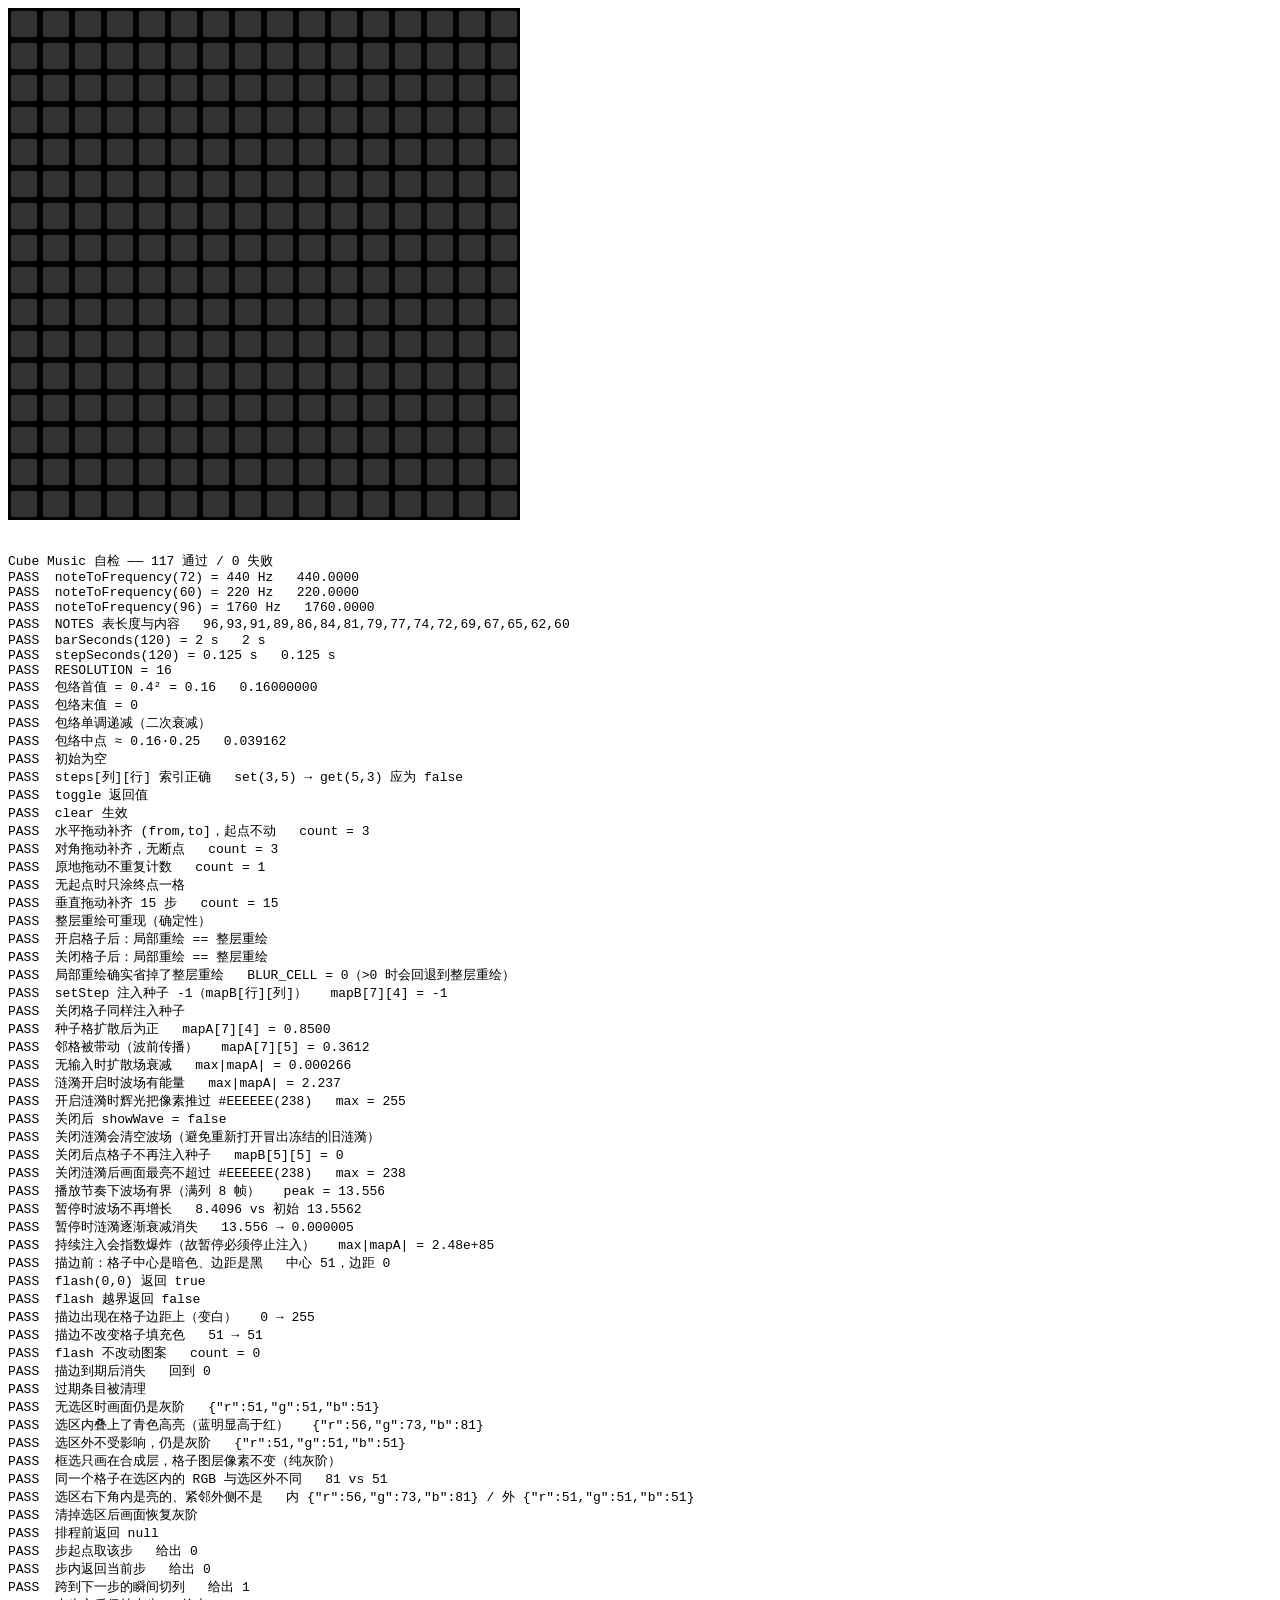
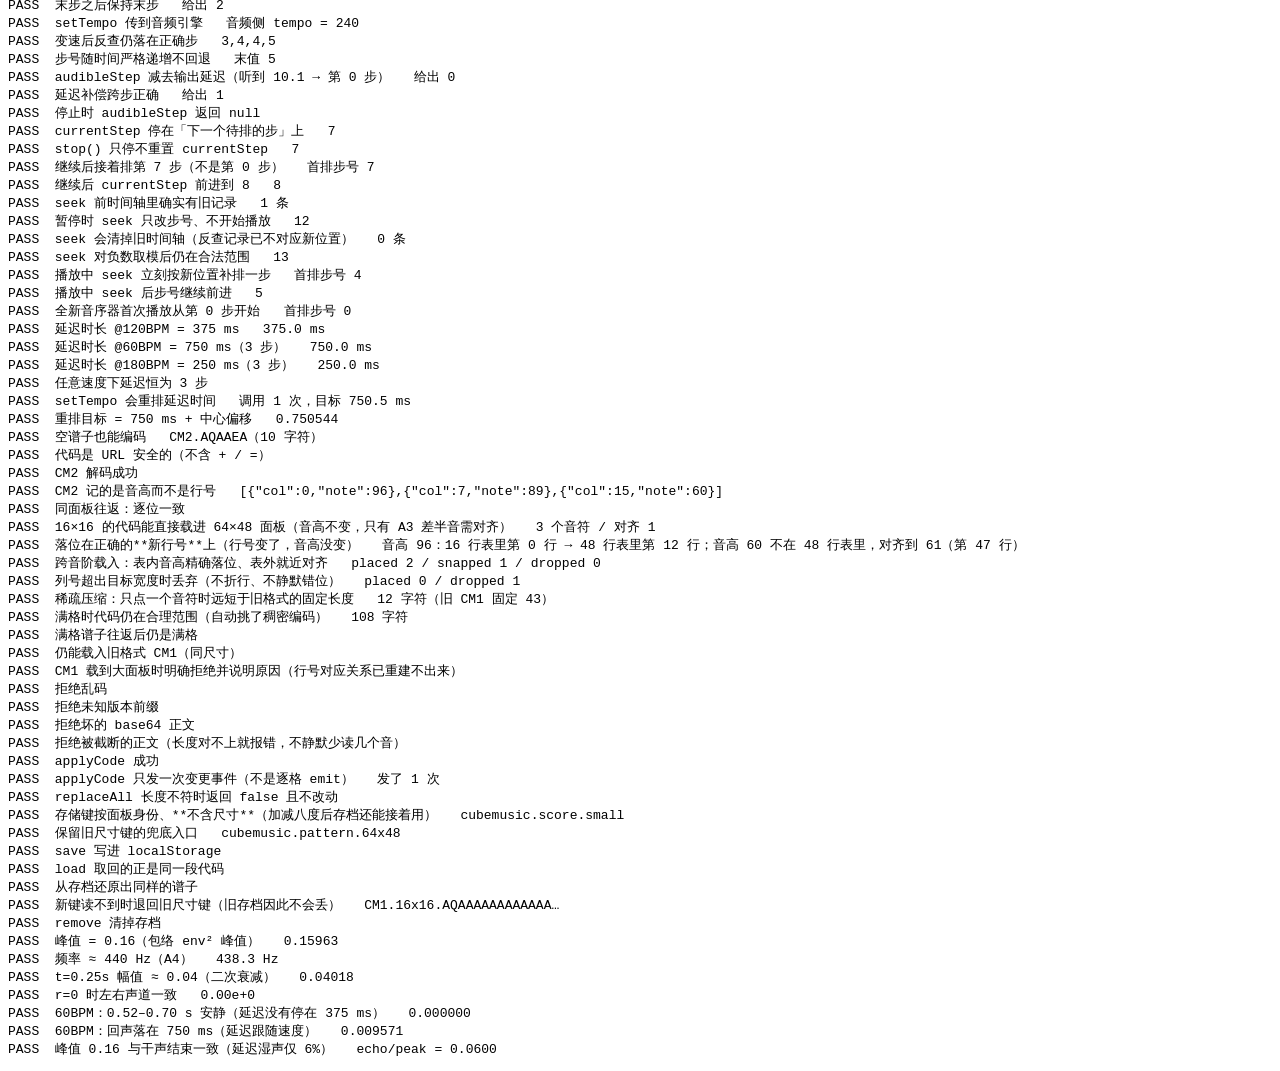
<file: test/selftest.html>
<!DOCTYPE html>
<html lang="zh-CN">
<head>
<meta charset="utf-8">
<title>Cube Music 自检</title>
</head>
<body>
<canvas id="tcanvas" width="16" height="16"></canvas>
<pre id="results">running…</pre>
<script src="../src/constants.js"></script>
<script src="../src/grid.js"></script>
<script src="../src/audio.js"></script>
<script src="../src/sequencer.js"></script>
<script src="../src/renderer.js"></script>
<script src="../src/storage.js"></script>
<script>
(function () {
  var TM = window.TM, CFG = TM.CONFIG;
  var lines = [], pass = 0, fail = 0;

  function check(name, ok, detail) {
    (ok ? pass++ : fail++);
    lines.push((ok ? 'PASS  ' : 'FAIL  ') + name + (detail ? '   ' + detail : ''));
  }
  function info(name, detail) {
    lines.push('INFO  ' + name + (detail ? '   ' + detail : ''));
  }
  function near(a, b, tol) { return Math.abs(a - b) <= tol; }

  // 出错或超时也要把结果落到 DOM，否则无头抓取只能看到 "running…"
  var done = false;
  function report() {
    if (done) return;
    done = true;
    lines.unshift('Cube Music 自检 —— ' + pass + ' 通过 / ' + fail + ' 失败');
    lines.unshift('');
    document.getElementById('results').textContent = lines.join('\n');
    document.title = 'DONE ' + pass + '/' + (pass + fail);
  }
  window.addEventListener('error', function (ev) {
    lines.push('JS ERROR: ' + ev.message + ' @line ' + ev.lineno);
    fail++;
    report();
  });
  window.addEventListener('unhandledrejection', function (ev) {
    lines.push('PROMISE REJECT: ' + (ev.reason && ev.reason.message || ev.reason));
    fail++;
    report();
  });
  setTimeout(function () {
    if (!done) {
      lines.push('WATCHDOG: 8s 内未完成，可能卡在异步渲染');
      fail++;
      report();
    }
  }, 8000);

  // ── 1. 音高换算 ────────────────────────────────────────
  check('noteToFrequency(72) = 440 Hz', near(TM.noteToFrequency(72), 440, 1e-9),
        TM.noteToFrequency(72).toFixed(4));
  check('noteToFrequency(60) = 220 Hz', near(TM.noteToFrequency(60), 220, 1e-9),
        TM.noteToFrequency(60).toFixed(4));
  check('noteToFrequency(96) = 1760 Hz', near(TM.noteToFrequency(96), 1760, 1e-9),
        TM.noteToFrequency(96).toFixed(4));
  check('NOTES 表长度与内容', CFG.NOTES.length === 16 &&
        CFG.NOTES[0] === 96 && CFG.NOTES[15] === 60, CFG.NOTES.join(','));

  // ── 2. 时序 ────────────────────────────────────────────
  check('barSeconds(120) = 2 s', near(TM.barSeconds(120), 2, 1e-12),
        TM.barSeconds(120) + ' s');
  check('stepSeconds(120) = 0.125 s', near(TM.stepSeconds(120), 0.125, 1e-12),
        TM.stepSeconds(120) + ' s');
  check('RESOLUTION = 16', CFG.RESOLUTION === 16);

  // ── 3. 包络曲线 ────────────────────────────────────────
  var curve = TM.buildEnvelopeCurve(96);
  check('包络首值 = 0.4² = 0.16', near(curve[0], 0.16, 1e-6), curve[0].toFixed(8));
  check('包络末值 = 0', curve[curve.length - 1] === 0);
  var monotonic = true;
  for (var i = 1; i < curve.length; i++) if (curve[i] > curve[i - 1]) monotonic = false;
  check('包络单调递减（二次衰减）', monotonic);
  check('包络中点 ≈ 0.16·0.25', near(curve[48], 0.16 * 0.25, 1e-3),
        curve[48].toFixed(6));

  // ── 4. 网格 ────────────────────────────────────────────
  var g = new TM.Grid();
  check('初始为空', g.count() === 0);
  check('steps[列][行] 索引正确', (function () {
    g.set(3, 5, true);
    return g.get(3, 5) === true && g.get(5, 3) === false;
  })(), 'set(3,5) → get(5,3) 应为 false');
  check('toggle 返回值', g.toggle(3, 5) === false && g.get(3, 5) === false);
  g.clear();
  check('clear 生效', g.count() === 0);

  // ── 4.5 拖动涂抹补齐（paintLine）───────────────────────
  // 契约：涂 (from, to] —— 含终点、不含起点（起点那格已经在上一轮画过了）
  var gl = new TM.Grid();
  gl.paintLine({ col: 0, row: 0 }, { col: 3, row: 0 }, true);
  check('水平拖动补齐 (from,to]，起点不动',
        gl.get(1, 0) && gl.get(2, 0) && gl.get(3, 0) && !gl.get(0, 0) &&
        gl.count() === 3, 'count = ' + gl.count());

  var gl2 = new TM.Grid();
  gl2.paintLine({ col: 0, row: 0 }, { col: 3, row: 3 }, true);
  check('对角拖动补齐，无断点',
        gl2.get(1, 1) && gl2.get(2, 2) && gl2.get(3, 3) && gl2.count() === 3,
        'count = ' + gl2.count());

  var gl3 = new TM.Grid();
  gl3.set(2, 2, true);
  gl3.paintLine({ col: 2, row: 2 }, { col: 2, row: 2 }, true);
  check('原地拖动不重复计数', gl3.count() === 1, 'count = ' + gl3.count());

  var gl4 = new TM.Grid();
  gl4.paintLine(null, { col: 5, row: 6 }, true);
  check('无起点时只涂终点一格', gl4.get(5, 6) && gl4.count() === 1);

  var gl5 = new TM.Grid();
  gl5.paintLine({ col: 15, row: 15 }, { col: 15, row: 0 }, true);
  check('垂直拖动补齐 15 步', gl5.count() === 15 && gl5.get(15, 0),
        'count = ' + gl5.count());

  // ── 4.6 局部重绘必须与整层重绘等价 ─────────────────────
  function snapshot(r) {
    var D = r.devSize;
    return r.patternLayer.getContext('2d').getImageData(0, 0, D, D).data;
  }
  function samePixels(a, b) {
    if (a.length !== b.length) return false;
    for (var i2 = 0; i2 < a.length; i2++) if (a[i2] !== b[i2]) return false;
    return true;
  }
  var gp = new TM.Grid();
  var rp = new TM.Renderer(document.getElementById('tcanvas'), gp);
  gp.set(2, 3, true);
  gp.set(5, 9, true);
  var pxFull = snapshot(rp);
  rp.drawPattern();                       // 同一状态整层重绘
  check('整层重绘可重现（确定性）', samePixels(pxFull, snapshot(rp)));

  gp.set(7, 1, true);                     // 走 drawCell 局部重绘路径
  var pxIncr = snapshot(rp);
  rp.drawPattern();
  check('开启格子后：局部重绘 == 整层重绘', samePixels(pxIncr, snapshot(rp)));

  gp.set(2, 3, false);                    // 关格子同样走局部重绘
  var pxOff = snapshot(rp);
  rp.drawPattern();
  check('关闭格子后：局部重绘 == 整层重绘', samePixels(pxOff, snapshot(rp)));
  check('局部重绘确实省掉了整层重绘',
        CFG.BLUR_CELL === 0, 'BLUR_CELL = ' + CFG.BLUR_CELL +
        '（>0 时会回退到整层重绘）');

  // ── 5. 扩散场 ──────────────────────────────────────────
  var grid2 = new TM.Grid();
  var rnd = new TM.Renderer(document.getElementById('tcanvas'), grid2);
  grid2.set(4, 7, true);
  check('setStep 注入种子 -1（mapB[行][列]）', rnd.mapB[7][4] === -1,
        'mapB[7][4] = ' + rnd.mapB[7][4]);
  grid2.set(4, 7, false);
  check('关闭格子同样注入种子', rnd.mapB[7][4] === -1);

  rnd.stepDiffusion(4);
  var seed = rnd.mapA[7][4];
  check('种子格扩散后为正', near(seed, 0.85, 1e-9), 'mapA[7][4] = ' + seed.toFixed(4));

  // 波动方程是二阶的：扰动需要第二步才传到相邻格
  rnd.stepDiffusion(5);
  var neighbour = rnd.mapA[7][5];
  check('邻格被带动（波前传播）', neighbour > 0, 'mapA[7][5] = ' + neighbour.toFixed(4));

  // 无种子时应衰减到 0
  for (var k = 0; k < 80; k++) rnd.stepDiffusion(15);
  var maxAbs = 0;
  for (var a = 0; a < 16; a++) for (var b = 0; b < 16; b++)
    maxAbs = Math.max(maxAbs, Math.abs(rnd.mapA[a][b]));
  check('无输入时扩散场衰减', maxAbs < 0.01, 'max|mapA| = ' + maxAbs.toFixed(6));

  // ── 5.2 涟漪开关 ───────────────────────────────────────
  function maxLum(r) {
    var D = r.devSize;
    var d = r.ctx.getImageData(0, 0, D, D).data;
    var m = 0;
    for (var i = 0; i < d.length; i += 4) if (d[i] > m) m = d[i];
    return m;
  }

  var gw = new TM.Grid();
  var rw = new TM.Renderer(document.getElementById('tcanvas'), gw);
  rw.showPlayhead = false;
  gw.set(3, 3, true);                       // 同时经 applyChange 注入种子
  for (var wi = 0; wi < 30; wi++) rw.stepDiffusion(2);   // next=3，持续泵这一列

  var fieldMax = 0;
  for (var fy = 0; fy < 16; fy++) {
    for (var fx = 0; fx < 16; fx++) fieldMax = Math.max(fieldMax, Math.abs(rw.mapA[fy][fx]));
  }
  check('涟漪开启时波场有能量', fieldMax > 0.1, 'max|mapA| = ' + fieldMax.toFixed(3));

  rw.composite(2);
  var lumOn = maxLum(rw);
  check('开启涟漪时辉光把像素推过 #EEEEEE(238)', lumOn > 240, 'max = ' + lumOn);

  rw.setWaveEnabled(false);
  check('关闭后 showWave = false', rw.showWave === false);

  var zeroed = true;
  for (var zy = 0; zy < 16; zy++) {
    for (var zx = 0; zx < 16; zx++) {
      if (rw.mapA[zy][zx] !== 0 || rw.mapB[zy][zx] !== 0) zeroed = false;
    }
  }
  check('关闭涟漪会清空波场（避免重新打开冒出冻结的旧涟漪）', zeroed);

  gw.set(5, 5, true);
  check('关闭后点格子不再注入种子', rw.mapB[5][5] === 0, 'mapB[5][5] = ' + rw.mapB[5][5]);

  rw.composite(2);
  var lumOff = maxLum(rw);
  check('关闭涟漪后画面最亮不超过 #EEEEEE(238)', lumOff <= 238, 'max = ' + lumOff);

  // ── 5.3 暂停时涟漪必须衰减，不能持续被泵高 ─────────────
  // 背景：暂停时步号冻结，若继续向「下一步那一列」注入种子，
  // 等于对同一列无限次重复激励，波场会指数爆炸（实测 3000 帧达 1e283），
  // 叠加 ADD 辉光后铺满整屏。所以暂停时必须传 seed = false。
  function absMaxField(m) {
    var x = 0;
    for (var i = 0; i < 16; i++) {
      for (var j = 0; j < 16; j++) x = Math.max(x, Math.abs(m[i][j]));
    }
    return x;
  }

  var gz = new TM.Grid();
  var rz = new TM.Renderer(document.getElementById('tcanvas'), gz);
  for (var zc = 0; zc < 16; zc++) gz.set(5, zc, true);      // 满列

  for (var zf = 0; zf < 8; zf++) rz.stepDiffusion(4, true);  // next=5，按播放节奏泵一次
  var peakBefore = absMaxField(rz.mapA);
  check('播放节奏下波场有界（满列 8 帧）', peakBefore > 0.01 && peakBefore < 100,
        'peak = ' + peakBefore.toFixed(3));

  var grown = 0;
  for (var zo = 0; zo < 180; zo++) {                        // 暂停 3 秒
    rz.stepDiffusion(4, false);
    grown = Math.max(grown, absMaxField(rz.mapA));
  }
  var peakAfter = absMaxField(rz.mapA);
  check('暂停时波场不再增长', grown <= peakBefore * 1.0001,
        grown.toFixed(4) + ' vs 初始 ' + peakBefore.toFixed(4));
  check('暂停时涟漪逐渐衰减消失', peakAfter < peakBefore * 0.02 && peakAfter < 0.1,
        peakBefore.toFixed(3) + ' → ' + peakAfter.toFixed(6));

  // 反向验证：持续注入确实会失控 —— 这条锁死「暂停必须停止注入」的原因
  var gb = new TM.Grid();
  var rb = new TM.Renderer(document.getElementById('tcanvas'), gb);
  for (var bc = 0; bc < 16; bc++) gb.set(5, bc, true);
  for (var bf = 0; bf < 900; bf++) rb.stepDiffusion(4, true);
  var blown = absMaxField(rb.mapA);
  check('持续注入会指数爆炸（故暂停必须停止注入）', blown > 1e6,
        'max|mapA| = ' + blown.toExponential(2));

  // ── 5.4 右键试听的临时描边（flash）─────────────────────
  // 关键不变式：**只描边，不改填充**。否则暗格整体变亮，会被当成「右键改了格子状态」。
  var gh = new TM.Grid();
  var rh = new TM.Renderer(document.getElementById('tcanvas'), gh);
  rh.showPlayhead = false;
  rh.showWave = false;                    // 关掉辉光，隔离出描边
  var HS = rh.scale;
  function lumAt(r, col, row, dx, dy) {
    return r.ctx.getImageData(
      Math.round((col * CFG.CELL + dx) * HS),
      Math.round((row * CFG.CELL + dy) * HS), 1, 1).data[0];
  }

  rh.composite(0);
  var edgeBefore = lumAt(rh, 0, 0, 16, 1);     // 格子上边距（黑）
  var fillBefore = lumAt(rh, 0, 0, 16, 16);    // 格子中心（填充色）
  check('描边前：格子中心是暗色、边距是黑', fillBefore < 80 && edgeBefore < 20,
        '中心 ' + fillBefore + '，边距 ' + edgeBefore);

  check('flash(0,0) 返回 true', rh.flash(0, 0) === true);
  check('flash 越界返回 false',
        rh.flash(-1, 0) === false && rh.flash(16, 0) === false && rh.flash(0, 16) === false);

  rh.composite(0);
  var edgeDuring = lumAt(rh, 0, 0, 16, 1);
  var fillDuring = lumAt(rh, 0, 0, 16, 16);
  check('描边出现在格子边距上（变白）',
        edgeDuring > 200 && edgeDuring > edgeBefore + 150,
        edgeBefore + ' → ' + edgeDuring);
  check('描边不改变格子填充色', Math.abs(fillDuring - fillBefore) <= 2,
        fillBefore + ' → ' + fillDuring);
  check('flash 不改动图案', gh.count() === 0, 'count = ' + gh.count());

  for (var hi = 0; hi < rh.highlights.length; hi++) rh.highlights[hi].until = 0;
  rh.composite(0);
  check('描边到期后消失', lumAt(rh, 0, 0, 16, 1) <= edgeBefore + 2,
        '回到 ' + lumAt(rh, 0, 0, 16, 1));
  check('过期条目被清理', rh.highlights.length === 0);

  // ── 5.45 框选高亮：只画在合成层，不碰格子图层 ───────────
  var gsel = new TM.Grid();
  var rsel = new TM.Renderer(document.getElementById('tcanvas'), gsel);
  rsel.showWave = false;
  rsel.showPlayhead = false;

  function selPix(r, col, row) {
    var d = r.ctx.getImageData(
      Math.round((col * CFG.CELL + CFG.CELL / 2) * r.scale),
      Math.round((row * CFG.CELL + CFG.CELL / 2) * r.scale), 1, 1).data;
    return { r: d[0], g: d[1], b: d[2] };
  }

  rsel.selection = null;
  rsel.composite(0);
  var selNone = selPix(rsel, 4, 4);
  check('无选区时画面仍是灰阶',
        selNone.r === selNone.g && selNone.g === selNone.b, JSON.stringify(selNone));

  rsel.selection = { col0: 2, row0: 2, col1: 5, row1: 5 };
  rsel.composite(0);
  var selIn = selPix(rsel, 4, 4);
  var selOut = selPix(rsel, 9, 9);
  check('选区内叠上了青色高亮（蓝明显高于红）', selIn.b > selIn.r + 8,
        JSON.stringify(selIn));
  check('选区外不受影响，仍是灰阶',
        selOut.r === selOut.g && selOut.g === selOut.b, JSON.stringify(selOut));
  check('框选只画在合成层，格子图层像素不变（纯灰阶）', (function () {
    var d = rsel.patternLayer.getContext('2d').getImageData(
      Math.round(4 * CFG.CELL * rsel.scale),
      Math.round(4 * CFG.CELL * rsel.scale), 1, 1).data;
    return d[0] === d[1] && d[1] === d[2];
  })());
  check('同一个格子在选区内的 RGB 与选区外不同', selIn.b !== selOut.b,
        selIn.b + ' vs ' + selOut.b);

  // 边界要落在格子上，不能溢出选区
  var selEdgeIn = selPix(rsel, 5, 5);
  var selEdgeOut = selPix(rsel, 6, 6);
  check('选区右下角内是亮的、紧邻外侧不是', selEdgeIn.b > selEdgeIn.r + 8 &&
        selEdgeOut.r === selEdgeOut.g, '内 ' + JSON.stringify(selEdgeIn) +
        ' / 外 ' + JSON.stringify(selEdgeOut));

  rsel.selection = null;
  rsel.composite(0);
  check('清掉选区后画面恢复灰阶', (function () {
    var p = selPix(rsel, 4, 4);
    return p.r === p.g && p.g === p.b;
  })());

  // ── 5.5 音序器时基（视觉靠时间轴反查，不是公式推算）──────
  function fakeAudio(latency) {
    return {
      ready: true,
      ctx: { currentTime: 0 },
      latency: latency || 0,
      tempo: 120,
      synthNote: function () {},
      setTempo: function (b) { this.tempo = b; },
      outputLatency: function () { return this.latency; }
    };
  }

  var fa = fakeAudio(0);
  var seq = new TM.Sequencer(fa, new TM.Grid());
  // 手动铺一条排程：0→10.000, 1→10.125, 2→10.250（120 BPM）
  seq._scheduleStep(0, 10.000);
  seq._scheduleStep(1, 10.125);
  seq._scheduleStep(2, 10.250);

  check('排程前返回 null', seq.stepAtTime(9.999) === null);
  check('步起点取该步', seq.stepAtTime(10.000) === 0, '给出 ' + seq.stepAtTime(10.000));
  check('步内返回当前步', seq.stepAtTime(10.120) === 0, '给出 ' + seq.stepAtTime(10.120));
  check('跨到下一步的瞬间切列', seq.stepAtTime(10.130) === 1, '给出 ' + seq.stepAtTime(10.130));
  check('末步之后保持末步', seq.stepAtTime(99) === 2, '给出 ' + seq.stepAtTime(99));

  // 改速度：后续步用新步长，已排的步不动 → 反查连续、不跳变
  seq._scheduleStep(3, 10.375);            // 仍按 120 BPM 排
  seq.setTempo(240);
  seq._scheduleStep(4, 10.4375);           // 240 BPM：步长 62.5 ms
  seq._scheduleStep(5, 10.5000);
  check('setTempo 传到音频引擎', fa.tempo === 240, '音频侧 tempo = ' + fa.tempo);
  check('变速后反查仍落在正确步', seq.stepAtTime(10.4374) === 3 &&
        seq.stepAtTime(10.4375) === 4 && seq.stepAtTime(10.4999) === 4 &&
        seq.stepAtTime(10.5000) === 5,
        [10.4374, 10.4375, 10.4999, 10.5000].map(function (t) {
          return seq.stepAtTime(t);
        }).join(','));

  // 顺序性：时间轴上的步号必须单调不回退
  var mono = true, last = -1, prevT = 10.0;
  for (var tt = 10.0; tt < 10.6; tt += 0.0005) {
    var s2 = seq.stepAtTime(tt);
    if (s2 !== null) { if (s2 !== last && (last + 1) % 16 !== s2 % 16) mono = false; last = s2; }
  }
  check('步号随时间严格递增不回退', mono, '末值 ' + last);

  // 延迟补偿：耳朵此刻听到的是 currentTime − outputLatency
  var fa2 = fakeAudio(0.1);
  var seq2 = new TM.Sequencer(fa2, new TM.Grid());
  seq2.playing = true;
  seq2._scheduleStep(0, 10.000);
  seq2._scheduleStep(1, 10.125);
  fa2.ctx.currentTime = 10.200;            // 写入头在 10.2
  check('audibleStep 减去输出延迟（听到 10.1 → 第 0 步）',
        seq2.audibleStep() === 0, '给出 ' + seq2.audibleStep());
  fa2.ctx.currentTime = 10.240;            // 听到 10.14 → 第 1 步
  check('延迟补偿跨步正确', seq2.audibleStep() === 1, '给出 ' + seq2.audibleStep());
  seq2.playing = false;
  check('停止时 audibleStep 返回 null', seq2.audibleStep() === null);

  // ── 5.55 暂停 / 继续：继续必须接着播，不能回到第 0 步 ────
  // 曾经 start() 里写死了 currentStep = 0，于是每次按空格继续都从头重放。
  // currentStep 的语义是「下一个待排的步」：构造函数里是 0（首次播放自然从头），
  // stop() 只停计时器不动它，start() 接着往下排就是继续。
  var fres = fakeAudio(0);
  var sres = new TM.Sequencer(fres, new TM.Grid());
  sres.playing = true;                      // 装作已经在播
  sres._scheduleStep(5, 9.0);               // 已经排出去过第 5、6 步
  sres._scheduleStep(6, 9.125);
  sres.currentStep = 7;                     // 推进 currentStep 的是 _tick，这里直接摆好
  check('currentStep 停在「下一个待排的步」上', sres.currentStep === 7, sres.currentStep + '');

  sres.stop();
  check('stop() 只停不重置 currentStep',
        sres.playing === false && sres.currentStep === 7, sres.currentStep + '');

  sres.start();
  check('继续后接着排第 7 步（不是第 0 步）',
        sres.playing === true && sres.timeline.length === 1 &&
        sres.timeline[0].step === 7,
        '首排步号 ' + (sres.timeline.length ? sres.timeline[0].step : '—'));
  check('继续后 currentStep 前进到 8', sres.currentStep === 8, sres.currentStep + '');

  // ── 5.56 seek：鼠标拖标尺时用的跳转 ────────────────────
  // 语义：只改「下一个待排的步」，**不重建已经排进音频时钟的音符**。
  var fsk = fakeAudio(0);
  var ssk = new TM.Sequencer(fsk, new TM.Grid());
  ssk.playing = true;
  ssk._scheduleStep(2, 5.0);                  // 先往时间轴里塞点**旧记录**
  ssk.playing = false;
  check('seek 前时间轴里确实有旧记录', ssk.timeline.length === 1,
        ssk.timeline.length + ' 条');

  ssk.seek(12);
  check('暂停时 seek 只改步号、不开始播放',
        ssk.currentStep === 12 && ssk.playing === false, ssk.currentStep + '');
  // 这条必须建立在「清之前确实非空」上，否则撤掉实现也测不出来
  check('seek 会清掉旧时间轴（反查记录已不对应新位置）', ssk.timeline.length === 0,
        ssk.timeline.length + ' 条');
  ssk.seek(-3);
  check('seek 对负数取模后仍在合法范围', ssk.currentStep === 13, ssk.currentStep + '');

  ssk.playing = true;
  ssk.seek(4);
  check('播放中 seek 立刻按新位置补排一步',
        ssk.timeline.length === 1 && ssk.timeline[0].step === 4,
        '首排步号 ' + (ssk.timeline.length ? ssk.timeline[0].step : '—'));
  check('播放中 seek 后步号继续前进', ssk.currentStep === 5, ssk.currentStep + '');
  ssk.stop();

  // 首次播放仍应从第 0 步开始（别为了修「继续」把「首次」搞坏）
  var fnew = fakeAudio(0);
  var snew = new TM.Sequencer(fnew, new TM.Grid());
  snew.start();
  check('全新音序器首次播放从第 0 步开始',
        snew.timeline.length === 1 && snew.timeline[0].step === 0,
        '首排步号 ' + (snew.timeline.length ? snew.timeline[0].step : '—'));
  snew.stop();

  // ── 5.6 延迟时长随速度变化 ─────────────────────────────
  var eng0 = new TM.AudioEngine();          // 纯数学，无需音频图
  check('延迟时长 @120BPM = 375 ms',
        near(eng0.delaySecondsFor(120), 0.375, 1e-12),
        (eng0.delaySecondsFor(120) * 1000).toFixed(1) + ' ms');
  check('延迟时长 @60BPM = 750 ms（3 步）',
        near(eng0.delaySecondsFor(60), 0.75, 1e-12),
        (eng0.delaySecondsFor(60) * 1000).toFixed(1) + ' ms');
  check('延迟时长 @180BPM = 250 ms（3 步）',
        near(eng0.delaySecondsFor(180), 0.25, 1e-12),
        (eng0.delaySecondsFor(180) * 1000).toFixed(1) + ' ms');
  check('任意速度下延迟恒为 3 步',
        [40, 90, 120, 155, 200, 240].every(function (b) {
          return near(eng0.delaySecondsFor(b) / TM.stepSeconds(b), 3, 1e-9);
        }));

  var spyEng = new TM.AudioEngine();
  spyEng.buildGraph(new OfflineAudioContext(2, 4410, 44100));
  var scheduled = [];
  var realSet = spyEng.delay.delayTime.setTargetAtTime;
  spyEng.delay.delayTime.setTargetAtTime = function (v, t, c) {
    scheduled.push(v); return realSet.call(this, v, t, c);
  };
  spyEng.setTempo(60);
  check('setTempo 会重排延迟时间', scheduled.length === 1,
        '调用 ' + scheduled.length + ' 次，目标 ' +
        (scheduled[0] !== undefined ? (scheduled[0] * 1000).toFixed(1) + ' ms' : '无'));
  check('重排目标 = 750 ms + 中心偏移',
        scheduled.length === 1 &&
        near(scheduled[0], 0.75 + (TM.CONFIG.DELAY_MOD_SAMPLES * 2) / 44100, 1e-9),
        scheduled.length ? scheduled[0].toFixed(6) : '—');

  // ── 5.7 乐谱的编解码与存档（storage.js）─────────────────
  // CM2 按**音高**存（不是行号），于是换面板 / 加减八度 / 换音阶都还能用。
  var S = TM.Store;
  var N16 = CFG.NOTES;                                     // 本页 16 行的音高表
  var N48 = TM.buildScaleTable(48, CFG.NOTES[0] + 12, TM.SCALES.chromatic);

  var code0 = S.encode(new TM.Grid(), N16);
  check('空谱子也能编码', /^CM2\.[A-Za-z0-9\-_]+$/.test(code0),
        code0 + '（' + code0.length + ' 字符）');
  check('代码是 URL 安全的（不含 + / =）', !/[+/=]/.test(code0));

  var ga = new TM.Grid();
  ga.set(0, 0, true);        // 行 0 → 音高 96
  ga.set(15, 15, true);      // 行 15 → 音高 60
  ga.set(7, 3, true);        // 行 3 → 音高 89
  var codeA = S.encode(ga, N16);
  var dA = S.decode(codeA);
  check('CM2 解码成功', dA.ok && dA.version === 2, dA.error || '');
  check('CM2 记的是音高而不是行号', dA.ok && (function () {
    var got = dA.notes.slice().sort(function (x, y) {
      return x.col - y.col || x.note - y.note;
    });
    return got.length === 3 &&
           got[0].col === 0 && got[0].note === 96 &&
           got[1].col === 7 && got[1].note === 89 &&
           got[2].col === 15 && got[2].note === 60;
  })(), dA.ok ? JSON.stringify(dA.notes) : '');

  // ── 跨尺寸：这一轮要解决的核心问题 ──────────────────────
  var back16 = new TM.Grid();
  var r16 = S.applyCode(back16, codeA, N16);
  check('同面板往返：逐位一致',
        r16.ok && r16.placed === 3 && r16.dropped === 0 && r16.snapped === 0 &&
        back16.get(0, 0) && back16.get(15, 15) && back16.get(7, 3) &&
        back16.count() === 3);

  // 同一段代码载进「64×48 半音阶」面板：音高按音高落位，行号自然跟着变。
  // 只有 16×16 最低的 A3(60) 会就近对齐 —— 48 行表底部是 A#3(61)，差一个半音。
  var big48 = new TM.Grid({ cols: 64, rows: 48 });
  var r48 = S.applyCode(big48, codeA, N48);
  check('16×16 的代码能直接载进 64×48 面板（音高不变，只有 A3 差半音需对齐）',
        r48.ok && r48.placed === 3 && r48.dropped === 0 && r48.snapped === 1,
        r48.ok ? (r48.placed + ' 个音符 / 对齐 ' + r48.snapped) : r48.error);
  check('落位在正确的**新行号**上（行号变了，音高没变）',
        big48.get(0, N48.indexOf(96)) && big48.get(7, N48.indexOf(89)) &&
        big48.get(15, N48.indexOf(61)),
        '音高 96：16 行表里第 ' + N16.indexOf(96) + ' 行 → 48 行表里第 ' +
        N48.indexOf(96) + ' 行；音高 60 不在 48 行表里，对齐到 61（第 ' +
        N48.indexOf(61) + ' 行）');

  // 反向 + 换音阶：48 行半音阶里有些音高不在 16 行五声表里，要就近对齐
  var src48 = new TM.Grid({ cols: 64, rows: 48 });
  src48.set(0, 12, true);    // 行 12 → 音高 96，16×16 里正好有
  src48.set(1, 13, true);    // 行 13 → 音高 95，16×16 里没有 → 就近取整到 96
  var narrow16 = new TM.Grid();
  var rNear = S.applyCode(narrow16, S.encode(src48, N48), N16);
  check('跨音阶载入：表内音高精确落位、表外就近对齐',
        rNear.ok && rNear.placed === 2 && rNear.snapped === 1 && rNear.dropped === 0,
        'placed ' + rNear.placed + ' / snapped ' + rNear.snapped +
        ' / dropped ' + rNear.dropped);

  // 列超出目标宽度要丢弃，不能折行或静默错位
  var wide = new TM.Grid({ cols: 64, rows: 48 });
  wide.set(40, 20, true);
  var rDrop = S.applyCode(new TM.Grid(), S.encode(wide, N48), N16);
  check('列号超出目标宽度时丢弃（不折行、不静默错位）',
        rDrop.ok && rDrop.dropped === 1 && rDrop.placed === 0,
        'placed ' + rDrop.placed + ' / dropped ' + rDrop.dropped);

  // 稀疏压缩的收益：典型谱子只点亮很少的格子，不必把整张画布都编进去
  var gFull = new TM.Grid();
  gFull.replaceAll(new Uint8Array(256).fill(1));
  var gOne = new TM.Grid();
  gOne.set(0, 0, true);
  check('稀疏压缩：只点一个音符时远短于旧格式的固定长度',
        S.encode(gOne, N16).length < 20,
        S.encode(gOne, N16).length + ' 字符（旧 CM1 固定 43）');
  // 密铺到满格时编码器自动改走稠密分支（否则每格一对坐标会膨胀到 280+ 字节）
  check('满格时代码仍在合理范围（自动挑了稠密编码）',
        S.encode(gFull, N16).length < 200, S.encode(gFull, N16).length + ' 字符');
  check('满格谱子往返后仍是满格', (function () {
    var g = new TM.Grid();
    return S.applyCode(g, S.encode(gFull, N16), N16).ok && g.count() === 256;
  })());

  // ── 向后兼容：仍然认得旧格式 CM1 ───────────────────────
  function cm1Code(setter) {
    var g = new TM.Grid();
    setter(g);
    var b = new Uint8Array(32);
    for (var i = 0; i < 256; i++) if (g.cells[i]) b[i >> 3] |= (1 << (i & 7));
    var s = '';
    for (i = 0; i < b.length; i++) s += String.fromCharCode(b[i]);
    return 'CM1.16x16.' + btoa(s).replace(/\+/g, '-').replace(/\//g, '_').replace(/=+$/, '');
  }
  var oldCode = cm1Code(function (g) { g.set(0, 0, true); g.set(5, 9, true); });
  var gOld = new TM.Grid();
  var rOld = S.applyCode(gOld, oldCode, N16);
  check('仍能载入旧格式 CM1（同尺寸）',
        rOld.ok && rOld.legacy === true && rOld.placed === 2 &&
        gOld.get(0, 0) && gOld.get(5, 9));
  check('CM1 载到大面板时明确拒绝并说明原因（行号对应关系已重建不出来）',
        (function () {
          var r = S.applyCode(new TM.Grid({ cols: 64, rows: 48 }), oldCode, N48);
          return r.ok === false && /CM1/.test(r.error);
        })());

  // ── 坏输入 ─────────────────────────────────────────────
  check('拒绝乱码', S.decode('hello world').ok === false);
  check('拒绝未知版本前缀', S.decode('CM9.xxx').ok === false);
  check('拒绝坏的 base64 正文', S.decode('CM2.!!!').ok === false);
  check('拒绝被截断的正文（长度对不上就报错，不静默少读几个音）',
        (function () {
          var good = S.encode(gFull, N16);
          return S.decode(good.slice(0, good.length - 4)).ok === false;
        })());

  // ── 落位只发一次事件 ───────────────────────────────────
  var gEv = new TM.Grid();
  var emits = 0;
  gEv.onChange(function () { emits++; });
  check('applyCode 成功', S.applyCode(gEv, codeA, N16).ok === true);
  check('applyCode 只发一次变更事件（不是逐格 emit）', emits === 1, '发了 ' + emits + ' 次');
  check('replaceAll 长度不符时返回 false 且不改动',
        gEv.replaceAll(new Uint8Array(3)) === false && gEv.count() === 3);

  // ── localStorage（无头 Chrome 下若被禁用，这几条会自动跳过）──
  var lsOK = S.available();
  if (lsOK) {
    check('存储键按面板身份、**不含尺寸**（加减八度后存档还能接着用）',
          S.storageKey() === 'cubemusic.score.small' &&
          S.panelId() === 'small', S.storageKey());
    check('保留旧尺寸键的兜底入口',
          S.legacyKey(16, 16) === 'cubemusic.pattern.16x16', S.legacyKey(64, 48));

    var gs5 = new TM.Grid();
    gs5.set(2, 2, true); gs5.set(9, 14, true);
    check('save 写进 localStorage', S.save(gs5, N16) === true);
    var raw = S.load(gs5);
    check('load 取回的正是同一段代码', raw === S.encode(gs5, N16));
    var gs6 = new TM.Grid();
    check('从存档还原出同样的谱子',
          S.applyCode(gs6, raw, N16).ok && gs6.count() === 2 &&
          gs6.get(2, 2) && gs6.get(9, 14));

    // 一次性迁移：新键读不到时退回旧尺寸键
    localStorage.removeItem('cubemusic.score.small');
    localStorage.setItem('cubemusic.pattern.16x16', oldCode);
    check('新键读不到时退回旧尺寸键（旧存档因此不会丢）',
          S.load(gs5) === oldCode, String(S.load(gs5)).slice(0, 24) + '…');

    S.remove();
    localStorage.removeItem('cubemusic.pattern.16x16');
    check('remove 清掉存档', S.load(gs5) === null);
  } else {
    info('跳过 localStorage 相关断言（当前环境不可用）');
  }

  // ── 6. 离线音频渲染 ────────────────────────────────────
  // 只渲染一次：60 BPM 下延迟 = 3 步 = 750 ms，回声与干声在时间上完全分开，
  // 便于同时验证波形/包络/声像与「延迟跟随速度」。
  var realRandom = Math.random;
  Math.random = function () { return 0.5; };     // r = 0 → gainL = gainR = 1

  var offline = new OfflineAudioContext(2, 44100 * 1.2, 44100);
  var eng = new TM.AudioEngine();
  eng.setTempo(60);                              // 必须在建图前设置：
  eng.buildGraph(offline);                       // 延迟初值直接取 750 ms，避免过渡期拖尾糊掉测量
  eng.setVolume(1);
  eng.synthNote(72, 0);                          // A4 = 440 Hz

  offline.startRendering().then(function (buf) {
    Math.random = realRandom;

    var L = buf.getChannelData(0);
    var R = buf.getChannelData(1);
    function peakBetween(a, b) {
      var p = 0, i0 = Math.floor(a * 44100), i1 = Math.min(L.length, Math.floor(b * 44100));
      for (var i = i0; i < i1; i++) p = Math.max(p, Math.abs(L[i]));
      return p;
    }

    // 峰值应等于包络峰值 0.16（软限幅在 0.7 以下为线性，不改变幅值）
    var peak = 0;
    for (var i2 = 0; i2 < L.length; i2++) peak = Math.max(peak, Math.abs(L[i2]));
    check('峰值 = 0.16（包络 env² 峰值）', near(peak, 0.16, 0.005), peak.toFixed(5));

    // 零交叉估算频率
    var crossings = 0, prev = L[44];               // 跳过最开头的几个采样
    var winEnd = Math.floor(44100 * 0.3);
    for (var j = 44; j < winEnd; j++) {
      var cur = L[j];
      if ((prev < 0 && cur >= 0) || (prev >= 0 && cur < 0)) crossings++;
      prev = cur;
    }
    var freq = crossings / 2 / 0.3;
    check('频率 ≈ 440 Hz（A4）', near(freq, 440, 8), freq.toFixed(1) + ' Hz');

    // 包络在 t = 0.25 s 处的幅值应为 0.16 · 0.5² = 0.04
    var s0 = Math.floor(44100 * 0.25), localPeak = 0;
    for (var m = s0; m < s0 + 300; m++) localPeak = Math.max(localPeak, Math.abs(L[m]));
    check('t=0.25s 幅值 ≈ 0.04（二次衰减）', near(localPeak, 0.04, 0.012),
          localPeak.toFixed(5));

    // 立体声：随机声像居中时 L、R 应一致
    var lrDiff = 0;
    for (var q = 0; q < 2000; q++) lrDiff = Math.max(lrDiff, Math.abs(L[q] - R[q]));
    check('r=0 时左右声道一致', lrDiff < 1e-6, lrDiff.toExponential(2));

    // 端到端：60 BPM 下延迟 = 3 步 × 250 ms = 750 ms
    // 干声在 0.5 s 收尾，若延迟仍写死 375 ms，0.52~0.70 区间就会有明显能量
    var quiet = peakBetween(0.52, 0.70);
    var echo = peakBetween(0.75, 0.80);
    check('60BPM：0.52–0.70 s 安静（延迟没有停在 375 ms）', quiet < 0.001,
          quiet.toFixed(6));
    check('60BPM：回声落在 750 ms（延迟跟随速度）', echo > 0.003 && echo < 0.02,
          echo.toFixed(6));
    check('峰值 0.16 与干声结束一致（延迟湿声仅 6%）',
          near(peak, 0.16, 0.005) && echo < peak * 0.2, 'echo/peak = ' +
          (echo / peak).toFixed(4));

    finish();
  }).catch(function (e) {
    Math.random = realRandom;
    check('离线渲染未抛异常', false, String(e && e.message || e));
    finish();
  });

  function finish() { report(); }
})();
</script>
</body>
</html>
</file>
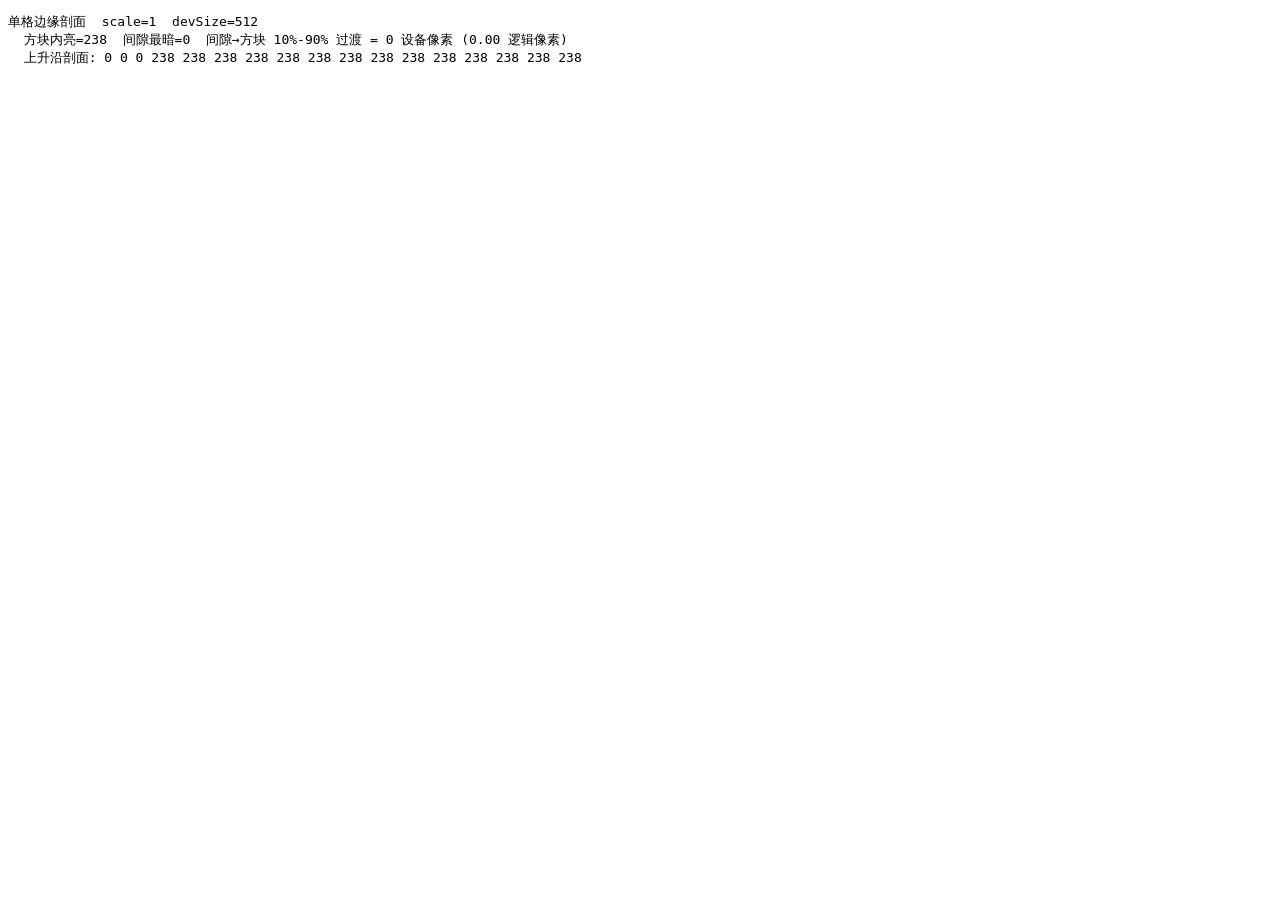
<file: test/sharp.html>
<!DOCTYPE html>
<html lang="zh-CN"><head><meta charset="utf-8"><title>sharp</title></head>
<body><pre id="out">…</pre>
<canvas id="c" width="16" height="16"></canvas>
<script src="../src/constants.js"></script>
<script src="../src/grid.js"></script>
<script src="../src/renderer.js"></script>
<script>
var TM = window.TM, lines = [];

function probe(note) {
  var g = new TM.Grid();
  var host = document.getElementById('c');
  var r = new TM.Renderer(host, g);
  var S = r.scale;
  var D = r.devSize || Math.round(32 * 16 * S);   // 兼容改造前的版本
  g.set(4, 4, true);                       // 单个激活格

  // 直接读格子图层（未叠加波纹），隔离出纯几何边缘
  var pc = r.patternLayer.getContext('2d');
  var d = pc.getImageData(0, 0, D, D).data;
  var lum = function (x, y) { return d[(y * D + x) * 4]; };

  var cx = Math.round((4 * 32 + 16) * S);
  var cy = Math.round((4 * 32 + 16) * S);

  // 只取「间隙 → 方块」的上升沿：从 cx-16*S 扫到 cx
  var prof = [];
  for (var dx = -16 * S; dx <= 0; dx++) prof.push(lum(cx + dx, cy));

  var lo = Math.min.apply(null, prof), hi = Math.max.apply(null, prof);
  var lo10 = lo + (hi - lo) * 0.1, hi10 = lo + (hi - lo) * 0.9;
  var t = [];
  for (var i = 0; i < prof.length; i++) if (prof[i] > lo10 && prof[i] < hi10) t.push(i);
  var w = t.length ? (t[t.length - 1] - t[0] + 1) : 0;

  lines.push(note + '  scale=' + S + '  devSize=' + D);
  lines.push('  方块内亮=' + hi + '  间隙最暗=' + lo +
             '  间隙→方块 10%-90% 过渡 = ' + w + ' 设备像素 (' + (w / S).toFixed(2) + ' 逻辑像素)');
  lines.push('  上升沿剖面: ' + prof.join(' '));
}

probe('单格边缘剖面');
document.getElementById('out').textContent = lines.join('\n');
document.title = 'DONE';
</script>
</body></html>
</file>
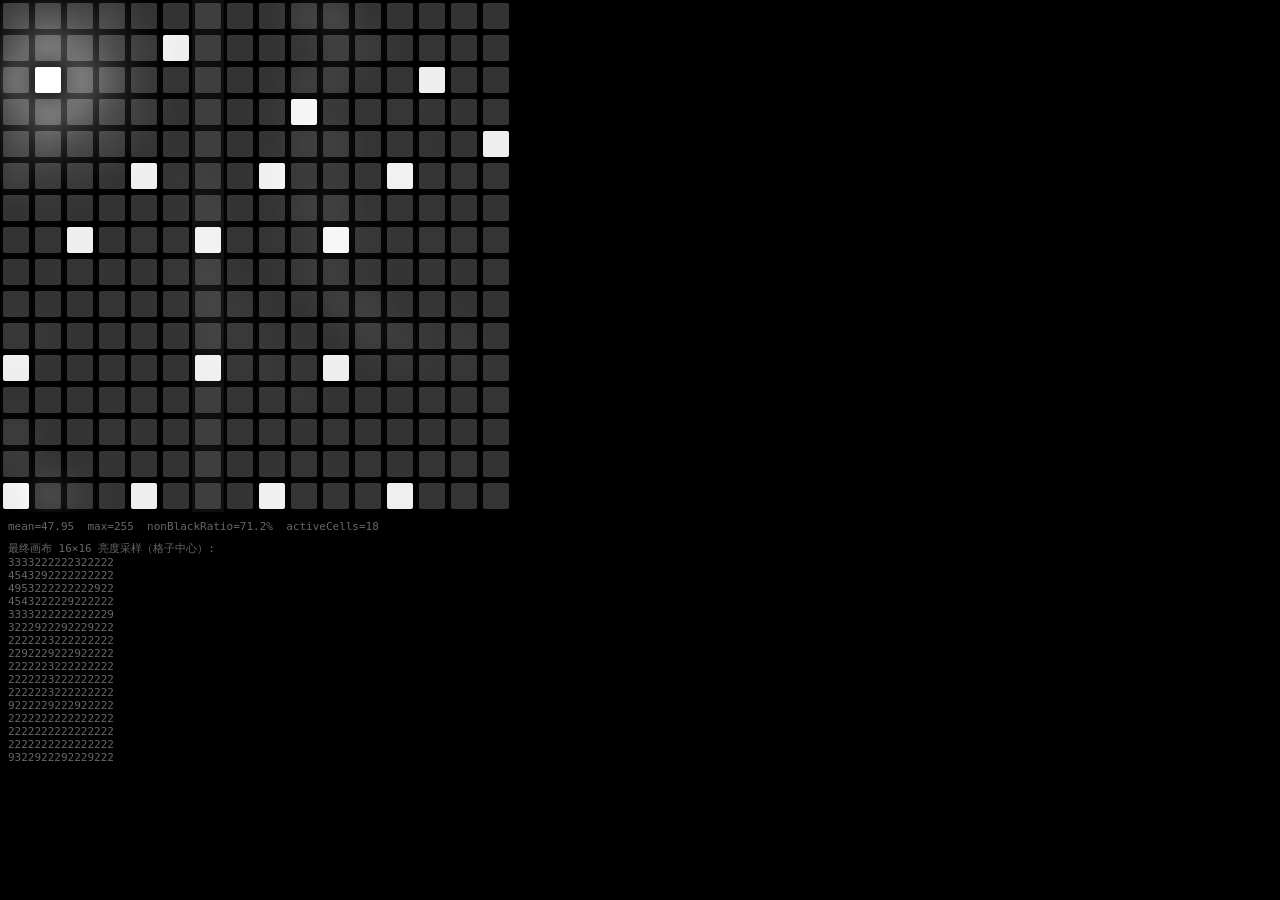
<file: test/visual.html>
<!DOCTYPE html>
<html lang="zh-CN">
<head>
<meta charset="utf-8">
<title>render check</title>
<style>
  html,body{margin:0;background:#000;}
  canvas{display:block;width:512px;height:512px;}
  pre{color:#666;font:11px monospace;margin:8px;}
</style>
</head>
<body>
<canvas id="matrix" width="512" height="512"></canvas>
<pre id="log"></pre>
<script src="../src/constants.js"></script>
<script src="../src/grid.js"></script>
<script src="../src/renderer.js"></script>
<script>
var TM = window.TM, CFG = TM.CONFIG;
var grid = new TM.Grid();

// 铺一个「旋律 + 低音脉冲」的图案
var preset = [
  // 低音脉冲（底部四行，每 4 步一次）
  [0, 15], [4, 15], [8, 15], [12, 15],
  [0, 11], [6, 11], [10, 11],
  // 中音琶音
  [2, 7], [4, 5], [6, 7], [8, 5], [10, 7], [12, 5],
  // 高音点缀
  [1, 2], [5, 1], [9, 3], [13, 2], [15, 4]
];
preset.forEach(function (p) { grid.set(p[0], p[1], true); });

var canvas = document.getElementById('matrix');
var rnd = new TM.Renderer(canvas, grid);

// 按真实节奏预热：120 BPM / 16 步 → 每步 125ms ≈ 8 帧 @60fps
var FRAMES_PER_STEP = 8;
var step = 6;
for (var i = 0; i < 260; i++) {
  rnd.stepDiffusion(Math.floor(i / FRAMES_PER_STEP) % 16);
}
rnd.render(step);

// 统计一下画面，作为客观指标
(function () {
  var ctx = canvas.getContext('2d');
  var d = ctx.getImageData(0, 0, canvas.width, canvas.height).data;
  var sum = 0, max = 0, nonBlack = 0;
  for (var i2 = 0; i2 < d.length; i2 += 4) {
    var v = d[i2];
    sum += v;
    if (v > max) max = v;
    if (v > 12) nonBlack++;
  }
  document.getElementById('log').textContent =
    'mean=' + (sum / (d.length / 4)).toFixed(2) +
    '  max=' + max +
    '  nonBlackRatio=' + (nonBlack / (d.length / 4) * 100).toFixed(1) + '%' +
    '  activeCells=' + grid.count();

  // 16×16 亮度采样（格子中心）
  var rows = [], W = canvas.width / 16, H = canvas.height / 16;
  for (var gy = 0; gy < 16; gy++) {
    var line = '';
    for (var gx = 0; gx < 16; gx++) {
      var px = Math.floor(gx * W + W / 2);
      var py = Math.floor(gy * H + H / 2);
      var idx = (py * canvas.width + px) * 4;
      var lum = d[idx];
      line += String.fromCharCode(48 + Math.min(9, Math.round(lum / 26)));
    }
    rows.push(line);
  }
  var pre = document.createElement('pre');
  pre.id = 'lum';
  pre.textContent = '最终画布 16×16 亮度采样（格子中心）:\n' + rows.join('\n');
  document.body.appendChild(pre);
  document.title = 'DONE';
})();
</script>
</body>
</html>
</file>
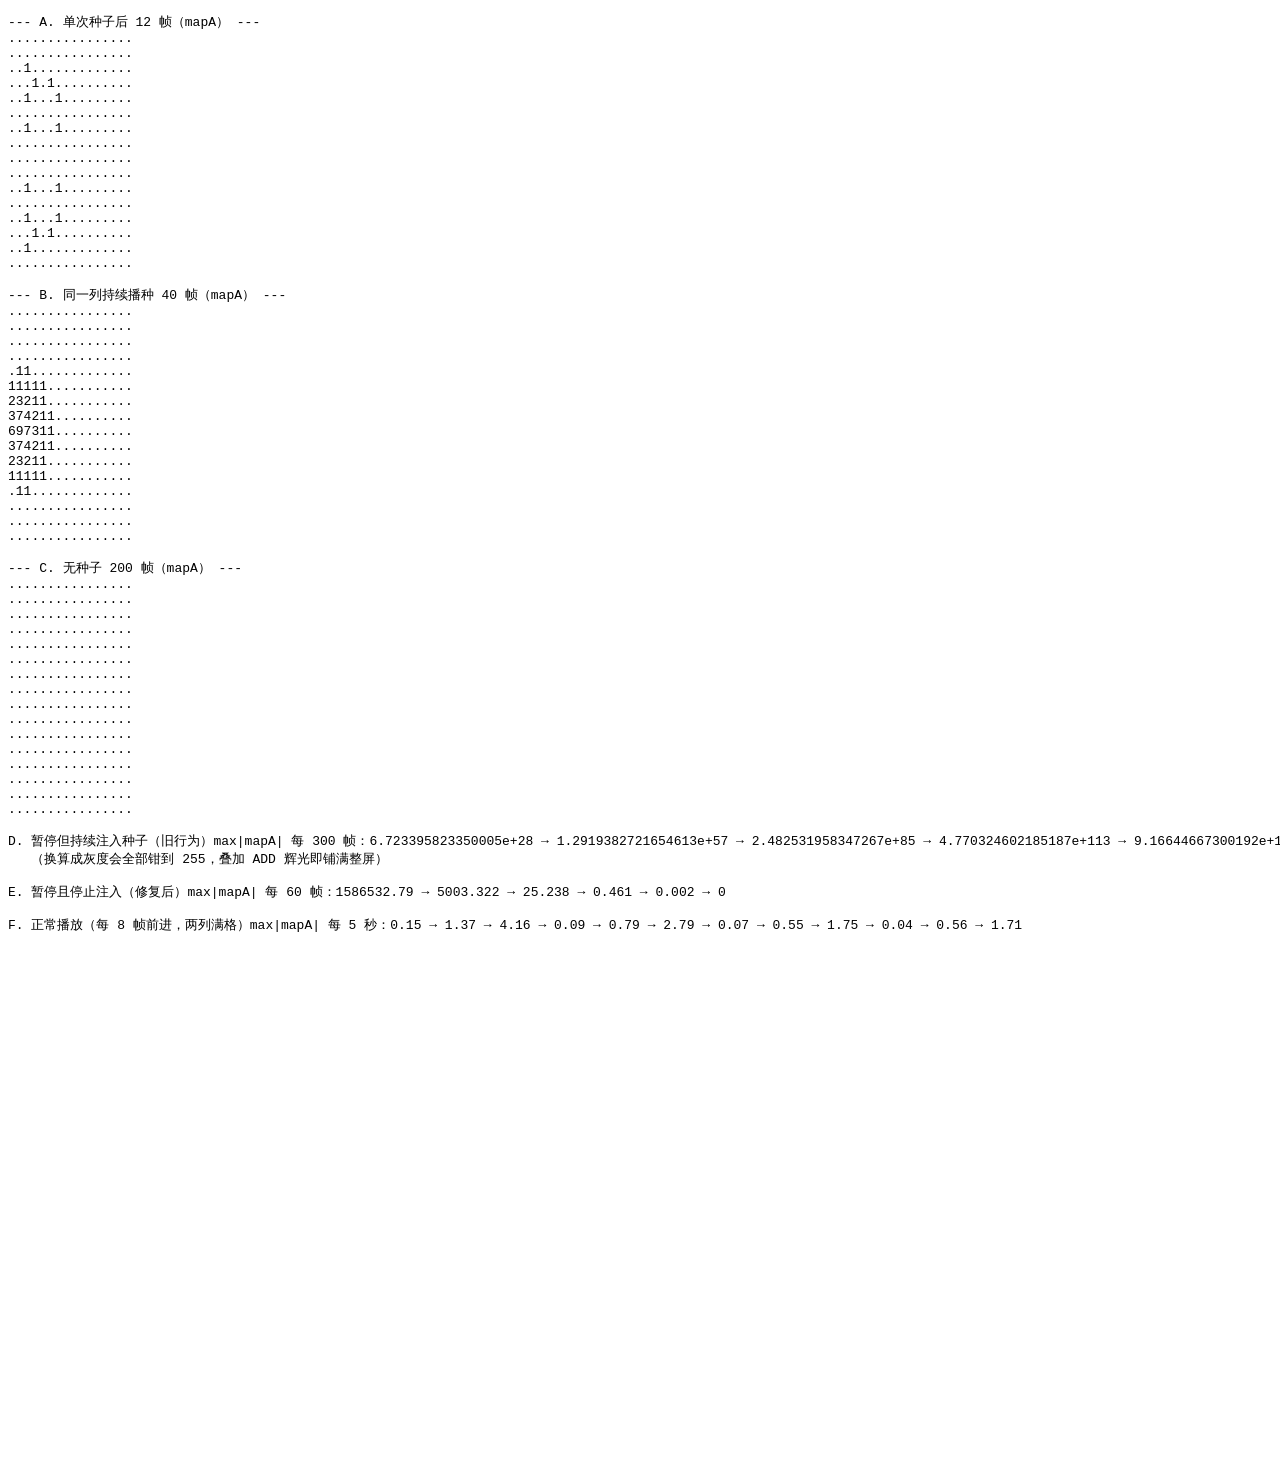
<file: test/wave.html>
<!DOCTYPE html>
<html lang="zh-CN"><head><meta charset="utf-8"><title>wave</title></head>
<body><pre id="out">…</pre>
<canvas id="c" width="16" height="16"></canvas>
<script src="../src/constants.js"></script>
<script src="../src/grid.js"></script>
<script src="../src/renderer.js"></script>
<script>
var TM = window.TM;
var lines = [];

function dump(rnd, title) {
  lines.push('--- ' + title + ' ---');
  for (var y = 0; y < 16; y++) {
    var row = '';
    for (var x = 0; x < 16; x++) {
      var v = rnd.mapA[y][x];
      var a = Math.min(9, Math.round(Math.abs(v) * 10));
      row += (a === 0 ? '.' : a);
    }
    lines.push(row);
  }
  lines.push('');
}

// A. 单点：只播种一次，看波前是否对称
var g = new TM.Grid();
var r = new TM.Renderer(document.getElementById('c'), g);
g.set(1, 8, true);
for (var i = 0; i < 12; i++) r.stepDiffusion(15);
dump(r, 'A. 单次种子后 12 帧（mapA）');

// B. 单列持续播种（真实场景：同一列连续 ~8 帧）
var g2 = new TM.Grid();
var r2 = new TM.Renderer(document.getElementById('c'), g2);
g2.set(1, 8, true);
for (var j = 0; j < 40; j++) r2.stepDiffusion(0);   // next = 1，持续播该列
dump(r2, 'B. 同一列持续播种 40 帧（mapA）');

// C. 无种子，长时间跑，检查是否残留
var g3 = new TM.Grid();
var r3 = new TM.Renderer(document.getElementById('c'), g3);
g3.set(1, 8, true);
g3.clear();
for (var k = 0; k < 200; k++) r3.stepDiffusion(7);
dump(r3, 'C. 无种子 200 帧（mapA）');

function absMax(m) {
  var x = 0;
  for (var i = 0; i < 16; i++) for (var j = 0; j < 16; j++)
    x = Math.max(x, Math.abs(m[i][j]));
  return x;
}

// D. 暂停场景：步号冻结但持续注入种子（修复前的行为）
//    满列 16 个格子被无限次重复激励 → 场会一直涨上去
var g4 = new TM.Grid();
var r4 = new TM.Renderer(document.getElementById('c'), g4);
for (var c = 0; c < 16; c++) g4.set(5, c, true);
var grow = [];
for (var m = 0; m < 3000; m++) {
  r4.stepDiffusion(4, true);          // next=5，固定步号 + 一直注入该列
  if (m % 300 === 299) grow.push(Math.round(absMax(r4.mapA) * 100) / 100);
}
lines.push('D. 暂停但持续注入种子（旧行为）max|mapA| 每 300 帧：' + grow.join(' → '));
lines.push('   （换算成灰度会全部钳到 255，叠加 ADD 辉光即铺满整屏）');
lines.push('');

// E. 修复后的行为：暂停时不注入种子，只传播 + 衰减
var g5 = new TM.Grid();
var r5 = new TM.Renderer(document.getElementById('c'), g5);
for (var c2 = 0; c2 < 16; c2++) g5.set(5, c2, true);
for (var n2 = 0; n2 < 60; n2++) r5.stepDiffusion(4, true);   // next=5，先泵出涟漪
var decay = [Math.round(absMax(r5.mapA) * 1000) / 1000];
for (var p = 0; p < 300; p++) {
  r5.stepDiffusion(4, false);         // 暂停：不再注入
  if (p % 60 === 59) decay.push(Math.round(absMax(r5.mapA) * 1000) / 1000);
}
lines.push('E. 暂停且停止注入（修复后）max|mapA| 每 60 帧：' + decay.join(' → '));
lines.push('');

// F. 正常播放的稳定性：步号每 8 帧前进一次（120 BPM @ 60fps），两列满格。
//    验证「注入会失控」只发生在步号冻结时，正常播放有界。
var g6 = new TM.Grid();
var r6 = new TM.Renderer(document.getElementById('c'), g6);
for (var c3 = 0; c3 < 16; c3++) { g6.set(0, c3, true); g6.set(8, c3, true); }
var hist = [];
for (var f2 = 0; f2 < 60 * 60; f2++) {   // 60 秒
  var st = Math.floor(f2 / 8) % 16;
  r6.stepDiffusion(st, true);
  if (f2 % 300 === 299) hist.push(Math.round(absMax(r6.mapA) * 100) / 100);
}
lines.push('F. 正常播放（每 8 帧前进，两列满格）max|mapA| 每 5 秒：' + hist.join(' → '));
lines.push('');

document.getElementById('out').textContent = lines.join('\n');
document.title = 'DONE';
</script>
</body></html>
</file>
<file: style.css>
/* ToneMatrix Web — 视觉风格沿用原程序：纯黑底 + 浅灰方块 */

:root {
  --bg: #000000;
  --fg: #eeeeee;
  --muted: #6b6b6b;
  --line: #1e1e1e;
  --panel: #0b0b0b;
  --accent: #eeeeee;
}

* { box-sizing: border-box; }

html, body {
  margin: 0;
  padding: 0;
  background: var(--bg);
  color: var(--fg);
  font-family: -apple-system, BlinkMacSystemFont, "Segoe UI",
               "PingFang SC", "Hiragino Sans GB", "Microsoft YaHei",
               Roboto, Helvetica, Arial, sans-serif;
  -webkit-font-smoothing: antialiased;
}

body {
  min-height: 100vh;
  min-height: 100dvh;
  display: flex;
  align-items: center;
  justify-content: center;
  padding: 28px 20px 36px;
}

.stage {
  width: 100%;
  max-width: 560px;
  display: flex;
  flex-direction: column;
  align-items: center;
  gap: 20px;
}

/* ── 标题 ─────────────────────────────────────────────── */
.head { text-align: center; }

.head h1 {
  margin: 0;
  font-size: 20px;
  font-weight: 500;
  letter-spacing: 0.1em;
}

.head .sub {
  margin: 6px 0 0;
  font-size: 12px;
  color: var(--muted);
  letter-spacing: 0.02em;
}

/* ── 棋盘：标尺 + 画布绑成一块 ─────────────────────────── */
/* 包一层是为了让标尺紧贴棋盘 —— .stage 是 gap:20px 的 flex 列，
   直接把标尺放进去会和棋盘被 gap 拆开。 */
.board-box {
  width: 100%;
  max-width: 512px;
  display: flex;
  flex-direction: column;
  align-items: stretch;
  gap: 8px;
}

.board-box .canvas-wrap { max-width: none; }

/* ── 播放位置标尺 ─────────────────────────────────────── */
/* 宽度与棋盘一致，所以「点在标尺的哪个位置」直接对应「第几列」。
   大面板里它还会纵向吸顶（见文件末尾的 .stage-wide 段）。 */
.ruler {
  position: relative;
  width: 100%;
  height: 22px;
  border-radius: 6px;
  /* 底色 + 每列一根刻度。列数由 app.js 写成 --cols（16 或 64）。 */
  background-color: #0d0d0d;
  background-image: repeating-linear-gradient(
    to right,
    #2e2e2e 0 1px,
    transparent 1px calc(100% / var(--cols, 16)));
  box-shadow: inset 0 0 0 1px #1e1e1e;
  cursor: pointer;
  touch-action: none;            /* 拖动擦洗时别让页面滚动抢走手势 */
  -webkit-user-select: none;
  user-select: none;
  overflow: hidden;
}

.ruler:focus-visible { outline: 1px solid #3f3f3f; }

/* 已播过的部分。半透明是故意的 —— 让底下的刻度透出来 */
.ruler-fill {
  position: absolute;
  top: 0;
  left: 0;
  width: 0;
  height: 100%;
  background: rgba(255, 255, 255, 0.16);
}

.ruler-cursor {
  position: absolute;
  top: 0;
  left: 0;
  width: 2px;
  height: 100%;
  margin-left: -1px;
  background: var(--accent);
  box-shadow: 0 0 6px rgba(255, 255, 255, 0.5);
}

/* ── 画布 ─────────────────────────────────────────────── */
.canvas-wrap {
  position: relative;
  width: 100%;
  max-width: 512px;
  aspect-ratio: 1 / 1;
  border-radius: 10px;
  overflow: hidden;
  background: #000;
  box-shadow: 0 0 0 1px var(--line);
}

#matrix {
  display: block;
  width: 100%;
  height: 100%;
  touch-action: none;
  cursor: crosshair;
}

/* ── 启动遮罩 ─────────────────────────────────────────── */
.overlay {
  position: absolute;
  inset: 0;
  display: flex;
  align-items: center;
  justify-content: center;
  background: rgba(0, 0, 0, 0.72);
  backdrop-filter: blur(2px);
  cursor: pointer;
  transition: opacity 0.25s ease, visibility 0.25s ease;
}

/* visibility 的过渡是离散步进，会一直保持 visible 到过渡结束，
   这期间遮罩仍在吞指针事件（启动后 250ms 内的拖拽会全部失效）。
   加 pointer-events: none 让它立刻失去命中，同时保留淡出动画。 */
.overlay.hidden { opacity: 0; visibility: hidden; pointer-events: none; }

.overlay-inner { text-align: center; }

.overlay-mark {
  width: 34px;
  height: 34px;
  margin: 0 auto 14px;
  border-radius: 6px;
  background: var(--accent);
  opacity: 0.9;
  animation: pulse 1.6s ease-in-out infinite;
}

@keyframes pulse {
  0%, 100% { transform: scale(1); opacity: 0.55; }
  50%      { transform: scale(1.12); opacity: 0.95; }
}

.overlay-title { margin: 0; font-size: 14px; letter-spacing: 0.06em; }
.overlay-hint { margin: 6px 0 0; font-size: 11px; color: var(--muted); }

/* ── 控件 ─────────────────────────────────────────────── */
.controls {
  width: 100%;
  max-width: 512px;
  display: flex;
  flex-direction: column;
  gap: 14px;
  padding: 14px 16px;
  border: 1px solid var(--line);
  border-radius: 10px;
  background: var(--panel);
}

.ctl-row { display: flex; align-items: center; }

.ctl-actions { gap: 8px; flex-wrap: wrap; }

/* 动作组与显示开关组之间的分组竖线 */
.ctl-sep {
  flex: 0 0 auto;
  width: 1px;
  height: 18px;
  margin: 0 5px;
  background: #2a2a2a;
}

/* 参数区对齐成列：标签 / 滑块 / 数值 */
.ctl-fields {
  display: grid;
  grid-template-columns: max-content minmax(0, 1fr) max-content;
  align-items: center;
  gap: 10px 12px;
}

.f-label { font-size: 12px; color: var(--muted); white-space: nowrap; }

.f-value {
  font-size: 12px;
  font-variant-numeric: tabular-nums;
  color: var(--fg);
  text-align: right;
  min-width: 58px;
  white-space: nowrap;
}

.f-range { width: 100%; min-width: 72px; }

.btn {
  appearance: none;
  border: 1px solid #2a2a2a;
  background: #141414;
  color: var(--fg);
  font: inherit;
  font-size: 13px;
  padding: 7px 15px;
  border-radius: 7px;
  cursor: pointer;
  transition: background 0.15s ease, border-color 0.15s ease, color 0.15s ease;
}

.btn:hover { background: #1d1d1d; border-color: #3a3a3a; }
.btn:active { background: #262626; }

.btn.primary {
  background: var(--accent);
  color: #000;
  border-color: var(--accent);
  font-weight: 500;
}

.btn.primary:hover { background: #fff; }

/* 开关型按钮：左侧小圆点 + 整块明暗表示状态，避免和 primary 的白色块撞脸 */
.btn.toggle { min-width: 78px; }

.btn.toggle::before {
  content: '';
  display: inline-block;
  width: 6px;
  height: 6px;
  margin-right: 7px;
  border-radius: 50%;
  vertical-align: middle;
  background: currentColor;
  opacity: 0.28;
  transition: opacity 0.15s ease;
}

.btn.toggle[aria-pressed="true"] {
  color: var(--fg);
  background: #1d1d1d;
  border-color: #3a3a3a;
}

.btn.toggle[aria-pressed="true"]::before { opacity: 1; }

.btn.toggle[aria-pressed="false"] {
  color: var(--muted);
  background: #101010;
  border-color: #232323;
}

input[type="range"] {
  appearance: none;
  height: 3px;
  border-radius: 2px;
  background: #2a2a2a;
  outline: none;
  cursor: pointer;
}

input[type="range"]::-webkit-slider-thumb {
  appearance: none;
  width: 13px;
  height: 13px;
  border-radius: 50%;
  background: var(--accent);
}

input[type="range"]::-moz-range-thumb {
  width: 13px;
  height: 13px;
  border: none;
  border-radius: 50%;
  background: var(--accent);
}

/* ── 乐谱：导出 / 载入面板 ─────────────────────────────── */
/* .ctl-row 自带 display: flex，会盖掉 [hidden] 的 display: none
   （作者样式优先于 UA 样式表），所以这条必须显式写。 */
.ctl-row[hidden] { display: none; }

.ctl-share {
  flex-direction: column;
  align-items: stretch;
  gap: 8px;
  padding-top: 12px;
  border-top: 1px solid var(--line);
}

.share-code {
  width: 100%;
  min-height: 46px;
  padding: 8px 10px;
  border: 1px solid #2a2a2a;
  border-radius: 7px;
  background: #0d0d0d;
  color: var(--fg);
  font-family: ui-monospace, SFMono-Regular, Menlo, Consolas, monospace;
  font-size: 11px;
  line-height: 1.5;
  word-break: break-all;
  resize: vertical;
}

.share-code:focus { outline: none; border-color: #3f3f3f; }

.share-acts { display: flex; align-items: center; gap: 8px; }

.share-status {
  margin: 0;
  min-height: 15px;
  font-size: 11px;
  line-height: 1.4;
  color: var(--muted);
}

/* ── 页脚 ─────────────────────────────────────────────── */
.foot { text-align: center; }

.foot p { margin: 0; font-size: 12px; color: var(--muted); }

.foot .switch { margin-top: 8px; font-size: 11px; }

.foot .switch a {
  color: var(--muted);
  text-decoration: none;
  border-bottom: 1px solid #2a2a2a;
  transition: color 0.15s ease, border-color 0.15s ease;
}

.foot .switch a:hover { color: var(--fg); border-color: #4a4a4a; }
.foot .meta { margin-top: 6px; font-size: 11px; color: #4a4a4a; line-height: 1.6; }
.foot strong { color: var(--fg); font-weight: 500; }

/* ── 大面板（large.html）───────────────────────────────── */
/* 棋盘是 2048 × 1024（64 × 32 格 × 32px），比笔记本视口大。这里**不缩放**：
   画布按逻辑尺寸 1:1 上屏（宽高由 large-config.js 写成 --board-w / --board-h），
   方块因此与原版逐像素同尺寸。
   整页高度锁死，把滚动**收进 .board-frame 里** —— 页头、控件、页脚始终可见。
   回退值就写成实际尺寸，避免脚本执行前先渲染成小尺寸再跳一下。 */
body.wide {
  height: 100vh;
  height: 100dvh;
  display: flex;
  flex-direction: column;
  overflow: hidden;                /* 整页不滚，滚动交给棋盘框 */
  padding: 10px 16px 14px;
}

.stage-wide {
  flex: 1;
  min-height: 0;
  width: 100%;
  max-width: none;
  gap: 10px;
}

/* 遮罩层要盖住「可见区域」而不是整块棋盘，所以壳子放在滚动框外面 */
.board-shell {
  position: relative;
  display: flex;
  flex: 1 1 auto;
  min-height: 0;
  width: 100%;
  max-width: var(--board-w, 2048px);
  max-height: var(--board-h, 1536px);
}

/* 棋盘的滚动框：装得下就没有滚动条，装不下就在框内滚。 */
.board-frame {
  flex: 1 1 auto;
  min-width: 0;
  min-height: 0;
  overflow: auto;
  border: 1px solid var(--line);
  border-radius: 10px;
  background: #000;
}

/* 用 margin:auto 居中，**不要**用 flex 的 justify-content —— 后者在内容
   溢出时会把起始边挤出容器，且永远滚不到那个方向（经典陷阱）。 */
.stage-wide .board-box {
  width: var(--board-w, 2048px);
  max-width: none;
  margin: 0 auto;                  /* 框比棋盘宽时居中；比棋盘窄时自动退化成 0 */
  gap: 0;
}

/* 标尺在滚动框里**纵向吸顶** —— 滚到棋盘下半部分也还能拖游标；
   横向则跟着棋盘一起滚，所以标尺上的位置始终对着同一列。 */
.stage-wide .ruler {
  position: sticky;
  top: 0;
  z-index: 2;
  width: auto;
  height: 22px;
  border-radius: 0;
  box-shadow: none;
  background: #0b0b0b;
  border-bottom: 1px solid var(--line);
}

.stage-wide .canvas-wrap {
  flex: 0 0 auto;
  margin: 0;                       /* 居中交给 .board-box 的 margin: auto */
  width: var(--board-w, 2048px);
  height: var(--board-h, 1536px);
  max-width: none;
  aspect-ratio: auto;              /* 宽高都已给定，不再靠比例推 */
  border-radius: 0;                /* 圆角交给 .board-frame */
  box-shadow: none;
}

.board-shell .overlay { border-radius: 10px; }

/* 控件栏跟棋盘一样宽会很难看（滑块能拉出 2000px），单独限宽居中。
   顺手压紧一点纵向：棋盘框能多分到几十像素。 */
.stage-wide .controls {
  width: 100%;
  max-width: 900px;
  margin: 0 auto;
  padding: 11px 14px;
  gap: 11px;
}

/* 标题上的规格标签 */
.head .tag {
  margin-left: 7px;
  padding: 1px 6px;
  border: 1px solid #2a2a2a;
  border-radius: 4px;
  font-size: 11px;
  letter-spacing: 0.14em;
  color: var(--muted);
  vertical-align: 3px;
}

@media (max-width: 480px) {
  body { padding: 18px 14px 26px; }
  .controls { gap: 10px 14px; padding: 12px; }
  input[type="range"] { width: 80px; }
}
</file>
